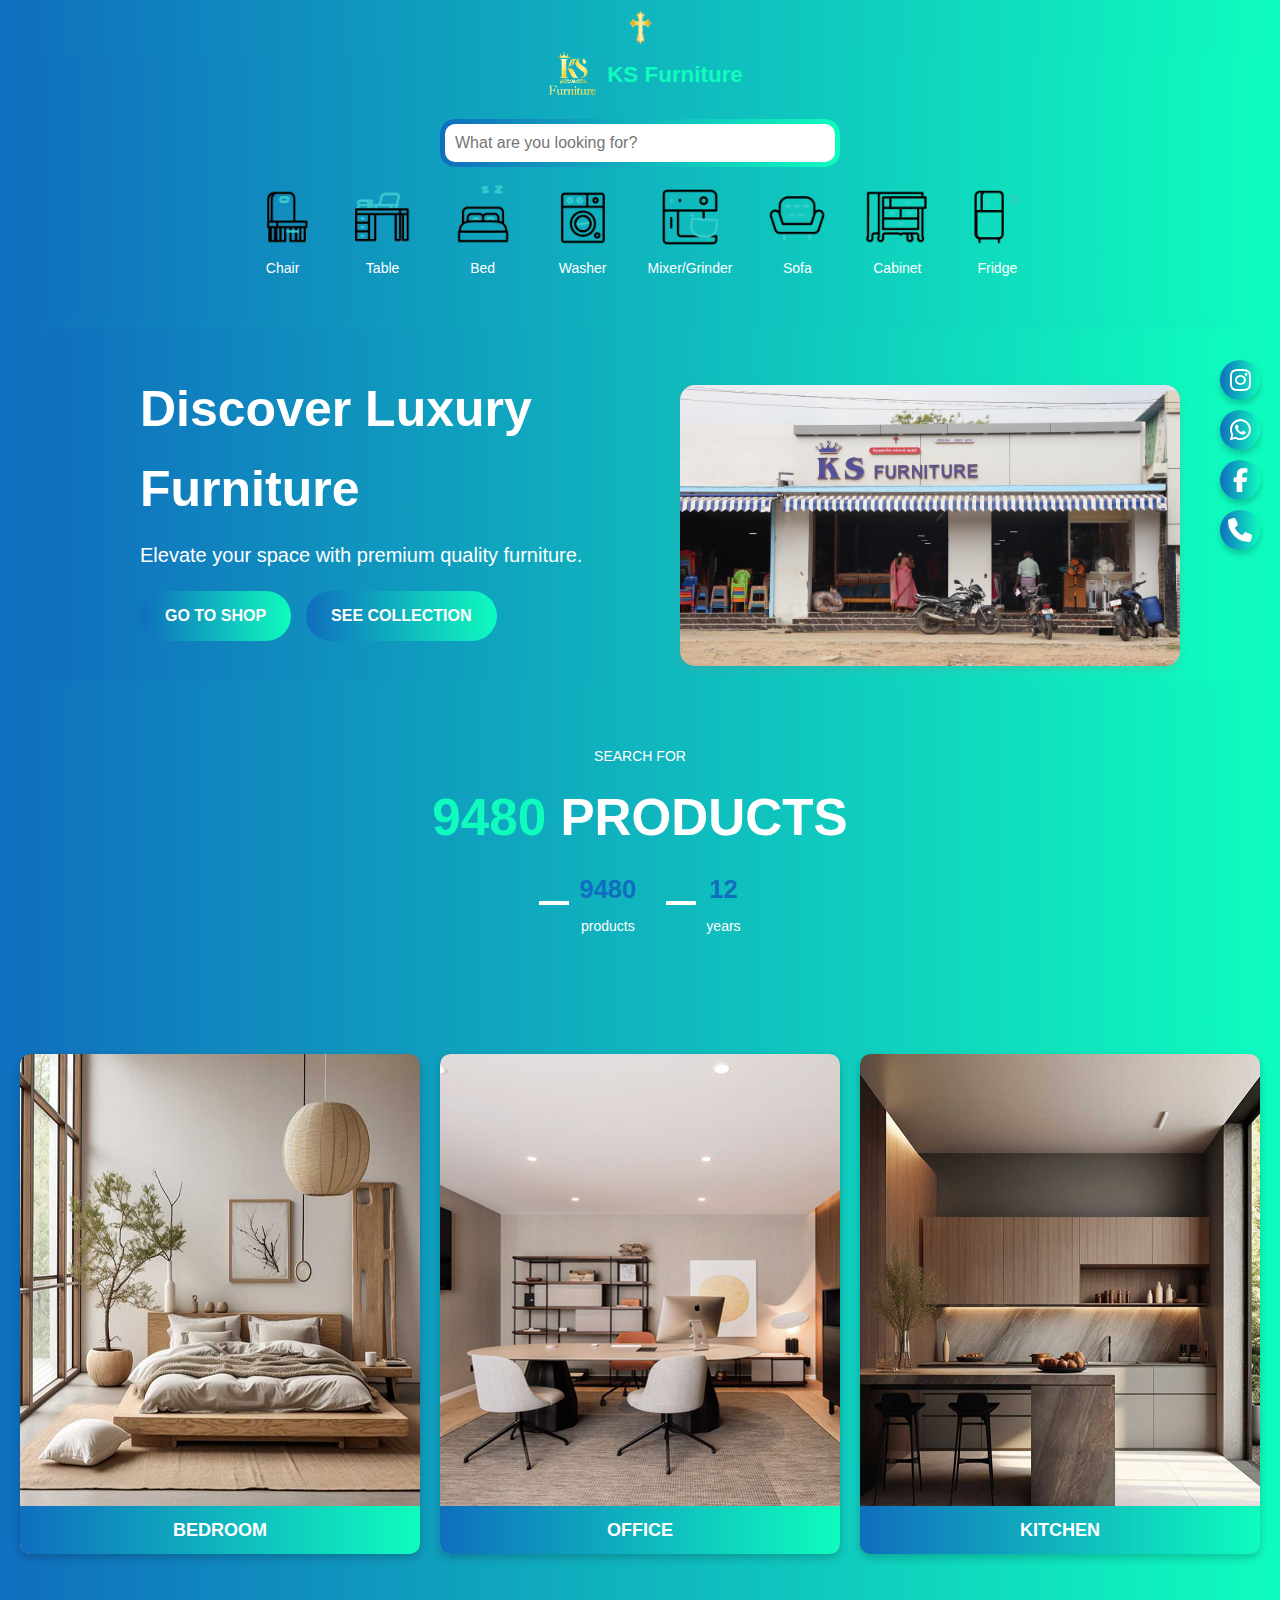
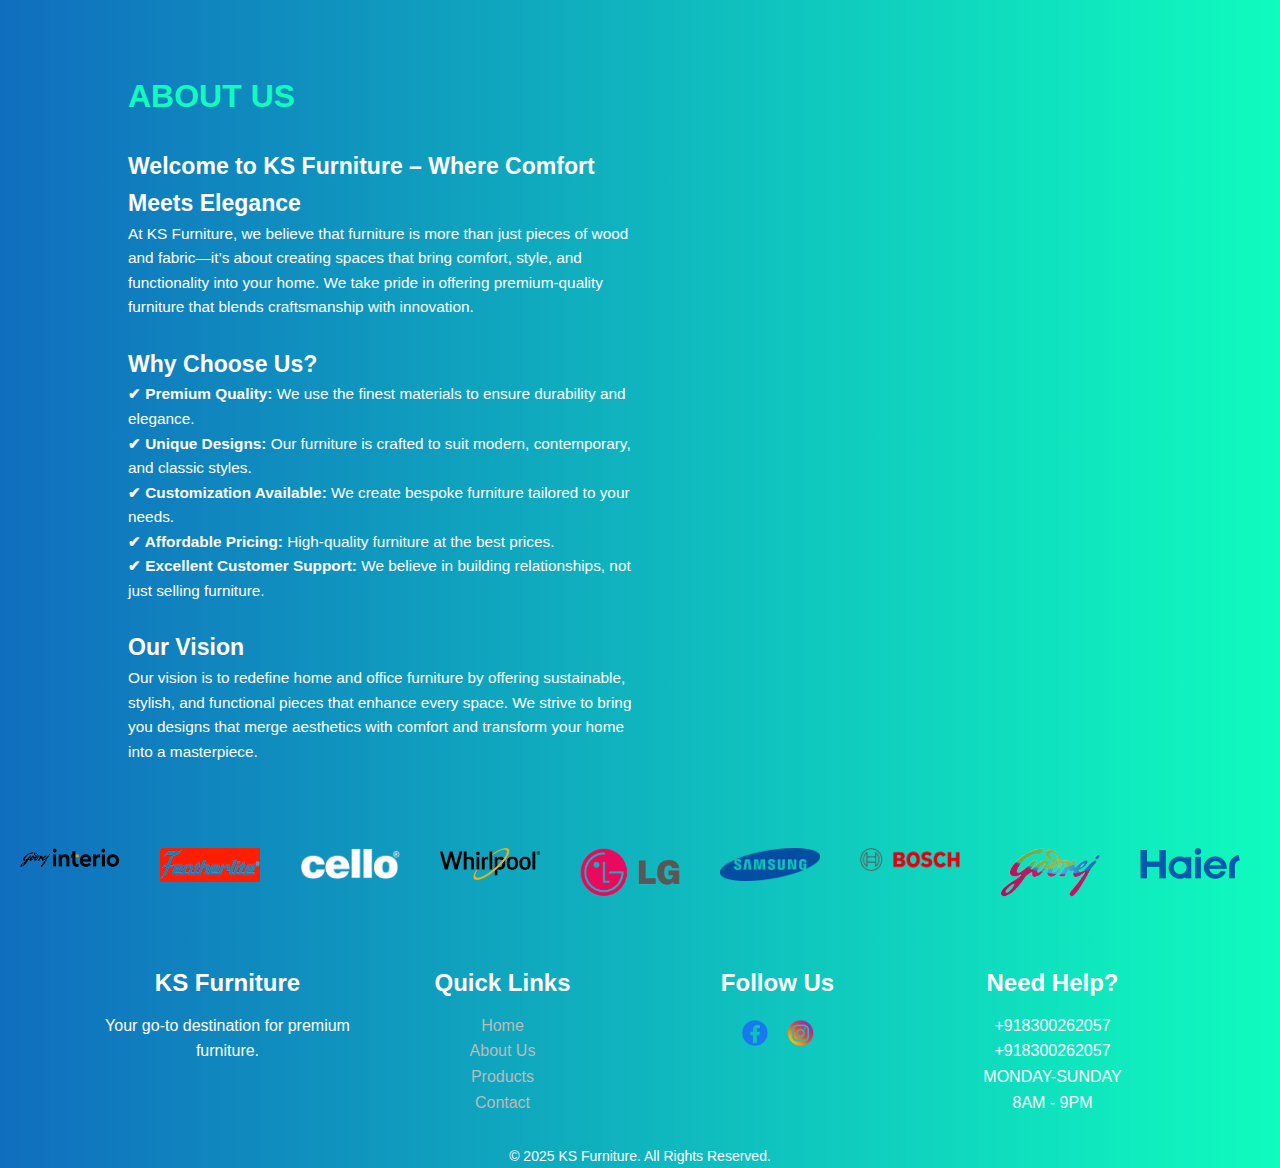
<file: index.html>
<!DOCTYPE html>
<html lang="en">
<head>
    <meta charset="UTF-8">
    <meta name="viewport" content="width=device-width, initial-scale=1.0">
    <link rel="shortcut icon" href="images/logo1.png">
    <title>KS Furniture</title>
    <link rel="stylesheet" href="style.css">
    <link href="https://cdn.jsdelivr.net/npm/bootstrap-icons/font/bootstrap-icons.css" rel="stylesheet">
    <link rel="stylesheet" href="https://cdnjs.cloudflare.com/ajax/libs/font-awesome/6.4.2/css/all.min.css">

</head>
<body>

    <script src="fun.js" defer></script>
    <!-- Header Section -->
    <header class="header">
        <div class="container">
            <!-- Jesus Logo at the Top -->
            <div class="jesus-logo">
                <img src="images/jesus.png" alt="Jesus Logo">
            </div>
    
            <!-- Combined Top Bar & Menu -->
            <div class="top-bar-menu">
                <div class="logo-search">
                    <div class="logo">
                        <img src="images/logo.png" alt="KS Furniture Logo">
                        <span>KS Furniture</span>
                    </div>
                    <div class="search-box">
                        <input type="text" id="searchBox" placeholder="What are you looking for?" onkeyup="liveSearch()" />
                        <ul id="searchResults"></ul>
                       
                    </div>
                    <!-- Floating Social Media Icons -->
                    <div class="floating-social-icons">
                        <a href="https://www.instagram.com/k.s.furniture27/" class="social-icon instagram" target="_blank"><i class="fab fa-instagram"></i></a>
                        <a href="https://wa.me/8300262057" class="social-icon whatsapp" target="_blank"><i class="fab fa-whatsapp"></i></a>
                        <a href="https://www.facebook.com/" class="social-icon facebook" target="_blank"><i class="fab fa-facebook-f"></i></a>
                        <a href="tel:+918300262057" class="social-icon call"target="_blank"><i class="fas fa-phone"></i></a>
                    </div>

                </div> 
               
    
                 <!-- Navigation Menu -->
                 <nav class="menu">
                    <ul class="menu-list">
                        <li>
                            <a href="chair.html" target="_blank">
                                <img src="images/chair.gif"  alt="Chair">
                                <span>Chair</span>
                            </a>
                        </li>
                        <li>
                            <a href="table.html" target="_blank">
                                <img src="images/table.gif" alt="Table">
                                <span>Table</span>
                            </a>
                        </li>
                        <li>
                            <a href="bed.html" target="_blank">
                                <img src="images/bed.gif" alt="Bed">
                                <span>Bed</span>
                            </a>
                        </li>
                        <li>
                            <a href="washing machine.html" target="_blank">
                                <img src="images/washing machine.gif" alt="Washing Machine">
                                <span>Washer</span>
                            </a>
                        </li>
                        <li>
                            <a href="mixer.html" target="_blank">
                                <img src="images/mixer.gif" alt="Mixer">
                                <span>Mixer/Grinder</span>
                            </a>
                        </li>
                        <li>
                            <a href="sofa.html" target="_blank">
                                <img src="images/sofa.gif" alt="Sofa">
                                <span>Sofa</span>
                            </a>
                        </li>
                        <li>
                            <a href="cupboard.html" target="_blank">
                                <img src="images/cupboard.gif" alt="Cabinet">
                                <span>Cabinet</span>
                            </a>
                        </li>
                        <li>
                            <a href="fridge.html" target="_blank">
                                <img src="images/refrigerator.gif" alt="Fridge">
                                <span>Fridge</span>
                            </a>
                        </li>
                    </ul>
                </nav>
                
            </div>
        </div>
    </header>
    

    <!-- Hero Section -->
    <div class="hero-section">
        <div class="hero-content">
            <h1 class="fade-in">Discover Luxury Furniture</h1>
            <p class="fade-in delay-1">Elevate your space with premium quality furniture.</p>
            <div class="buttons fade-in delay-2">
                <a href="https://maps.app.goo.gl/EhSXkX7EKHe6X2uK8" target="_blank" class="btn">GO TO SHOP</a>
                <a href="bed.html" class="btn">SEE COLLECTION</a>
            </div>
        </div>
        <div class="hero-image">
            <div class="image-container">
                <img src="images/bg.jpeg" alt="Luxury Furniture" class="image image-front">
                <img src="images/bg1.jpg" alt="Modern Furniture" class="image image-back">
            </div>
        </div>
    </div>
    
    <section class="calculation-section">
        <div class="calculation-header">
            <p>SEARCH FOR</p>
            <h1>
                <span class="highlight" id="product-count">0</span> PRODUCTS
            </h1>
        </div>
        <div class="calculation-details">
            <div class="detail">
                <span class="line"></span>
                <div class="detail-content">
                    <h2 id="products-detail-count">0</h2>
                    <p>products</p>
                </div>
            </div>
            <div class="detail">
                <span class="line"></span>
                <div class="detail-content">
                    <h2 id="years-count">0</h2>
                    <p>years</p>
                </div>
            </div>
        </div>
    </section>
    
    <div id="photo-container">
        <a href="bed.html" class="photo-box">
            <img src="images/bedroom.jpg" alt="Photo 1">
            <div class="photo-text">BEDROOM</div>
        </a>
        <a href="chair.html" class="photo-box">
            <img src="images/office.jpg" alt="Photo 2">
            <div class="photo-text">OFFICE</div>
        </a>
        <a href="mixer.html" class="photo-box">
            <img src="images/kitchen.jpg" alt="Photo 3">
            <div class="photo-text">KITCHEN</div>
        </a>
    </div>
   
    <section id="about-section">
        <div class="about-container">
            <div class="about-text">
                <h1 class="fade-in">ABOUT US</h1><br>
                <h2 class="fade-in"><b>Welcome to KS Furniture – Where Comfort Meets Elegance</b></h2>
                    <p class="fade-in delay-1">At KS Furniture, we believe that furniture is more than just pieces of wood and fabric—it’s about creating spaces that bring comfort, style, and functionality into your home. We take pride in offering premium-quality furniture that blends craftsmanship with innovation.</p><br>
                    <h2 class="fade-in">Why Choose Us?</h2>
                   <p class="fade-in delay-1"><b>✔ Premium Quality:</b> We use the finest materials to ensure durability and elegance.<br>
                    <b>✔ Unique Designs:</b> Our furniture is crafted to suit modern, contemporary, and classic styles.<br>
                    <b>✔ Customization Available:</b> We create bespoke furniture tailored to your needs.<br>
                    <b>✔ Affordable Pricing:</b> High-quality furniture at the best prices.<br>
                    <b>✔ Excellent Customer Support:</b> We believe in building relationships, not just selling furniture.</p><br>
                    
                   <h2 class="fade-in"> Our Vision</h2>
                   <p class="fade-in delay-1"> Our vision is to redefine home and office furniture by offering sustainable, stylish, and functional pieces that enhance every space. We strive to bring you designs that merge aesthetics with comfort and transform your home into a masterpiece.</p>
            </div>
            
            <div class="about-image">
                <div class="experience-badge">
                    <i class="fas fa-chair"></i>
                    <span class="years">20</span>
                    <p>YEARS IN THE <br> FURNITURE BUSINESS</p>
                </div>
            </div>
        </div>
    </section>
    <div class="brand-slider">
        <div class="brand-track">
            <div class="brand"><img src="images/brand2.png" alt="Brand 2"></div>
            <div class="brand"><img src="images/brand3.png" alt="Brand 3"></div>
            <div class="brand"><img src="images/brand4.png" alt="Brand 4"></div>
            <div class="brand"><img src="images/brand5.png" alt="Brand 5"></div>
            <div class="brand"><img src="images/brand6.png" alt="Brand 6"></div>
            <div class="brand"><img src="images/brand7.png" alt="Brand 7"></div>
            <div class="brand"><img src="images/brand8.png" alt="Brand 8"></div>
            <div class="brand"><img src="images/brand9.png" alt="Brand 9"></div>
            <div class="brand"><img src="images/brand10.png" alt="Brand 10"></div>
            <div class="brand"><img src="images/brand11.png" alt="Brand 11"></div>
            <div class="brand"><img src="images/brand12.png" alt="Brand 12"></div>
            <div class="brand"><img src="images/brand13.png" alt="Brand 13"></div>
            <div class="brand"><img src="images/brand14.png" alt="Brand 14"></div>
            <div class="brand"><img src="images/brand1.png" alt="Brand 1"></div>
            <!-- Duplicating brands for smooth infinite loop -->
            <div class="brand"><img src="images/brand15.png" alt="Brand 15"></div>
            <div class="brand"><img src="images/brand16.png" alt="Brand 16"></div>
            <div class="brand"><img src="images/brand17.png" alt="Brand 17"></div>
            <div class="brand"><img src="images/brand18.png" alt="Brand 18"></div>
            <div class="brand"><img src="images/brand19.png" alt="Brand 19"></div>
            <div class="brand"><img src="images/brand20.png" alt="Brand 20"></div>
            <div class="brand"><img src="images/brand21.png" alt="Brand 21"></div>
            <div class="brand"><img src="images/brand22.png" alt="Brand 22"></div>
            <div class="brand"><img src="images/brand23.png" alt="Brand 23"></div>
            <div class="brand"><img src="images/brand24.png" alt="Brand 24"></div>
            <div class="brand"><img src="images/brand25.png" alt="Brand 25"></div>
            <div class="brand"><img src="images/brand26.png" alt="Brand 26"></div>
            <div class="brand"><img src="images/brand27.png" alt="Brand 27"></div>
            <div class="brand"><img src="images/brand28.png" alt="Brand 28"></div>
        </div>
    </div>
    <footer id="footer">
        <div class="footer-container">
            <div class="footer-section about">
                <h2>KS Furniture</h2>
                <p>Your go-to destination for premium furniture.</p>
            </div>
    
            <div class="footer-section links">
                <h2>Quick Links</h2>
                <ul>
                    <li><a href="index.html">Home</a></li>
                    <li><a href="#about-section">About Us</a></li>
                    <li><a href="#photo-container">Products</a></li>
                    <li><a href="#footer">Contact</a></li>
                </ul>
            </div>
    
            <div class="footer-section social">
                <h2>Follow Us</h2>
                <div class="social-icons">
                    <a href="https://www.facebook.com/"><img src="images/fb.png" alt="Facebook"></a>
                    <a href="https://www.instagram.com/k.s.furniture27/"><img src="images/insta.png" alt="Instagram"></a>
                </div>
            </div>
    
            <div class="footer-section contact">
                <h2>Need Help?</h2>
                <a href="tel:+918300262057">+918300262057</a><br>
                <a href="https://wa.me/8300262057">+918300262057</a>
                <p>MONDAY-SUNDAY <br>8AM - 9PM</p>
                
            </div>
        </div>
        <div class="footer-bottom">
            <p>&copy; 2025 KS Furniture. All Rights Reserved.</p>
        </div>
    </footer>
    
</body>
</html>
</file>
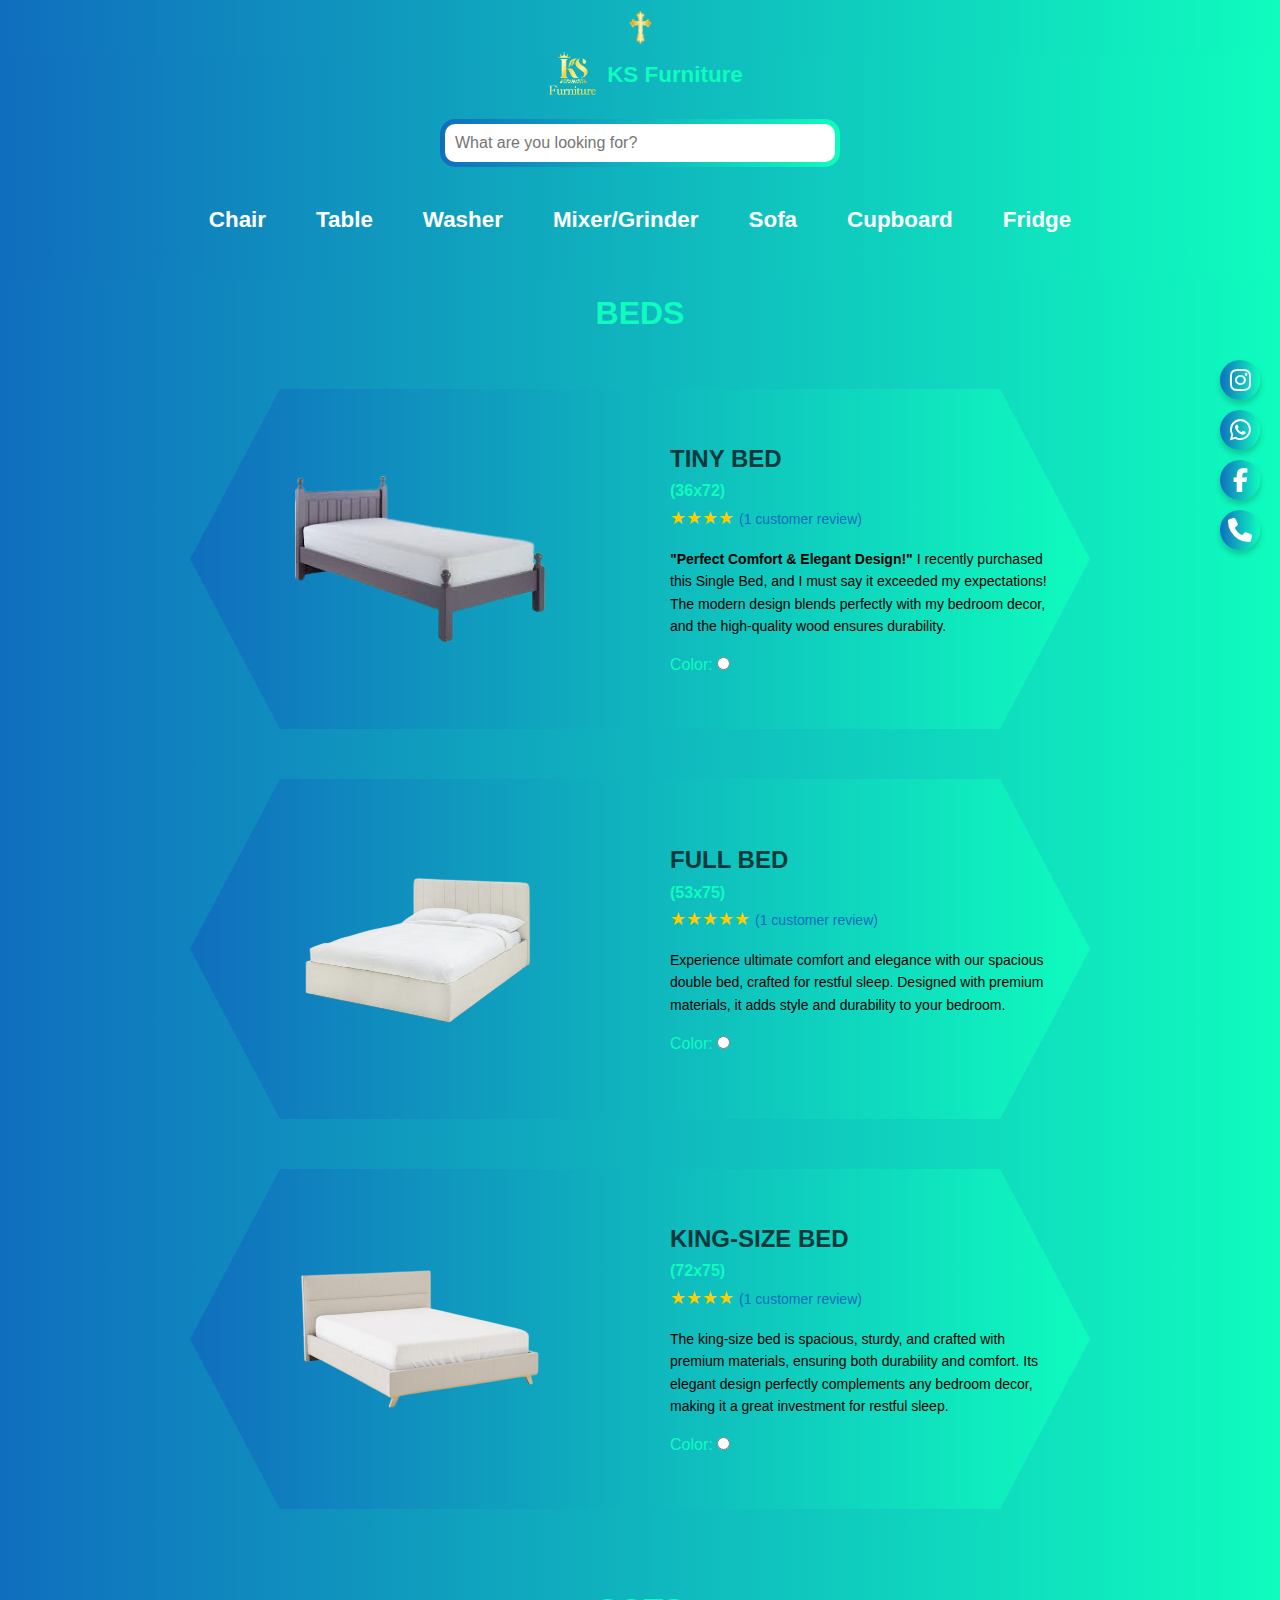
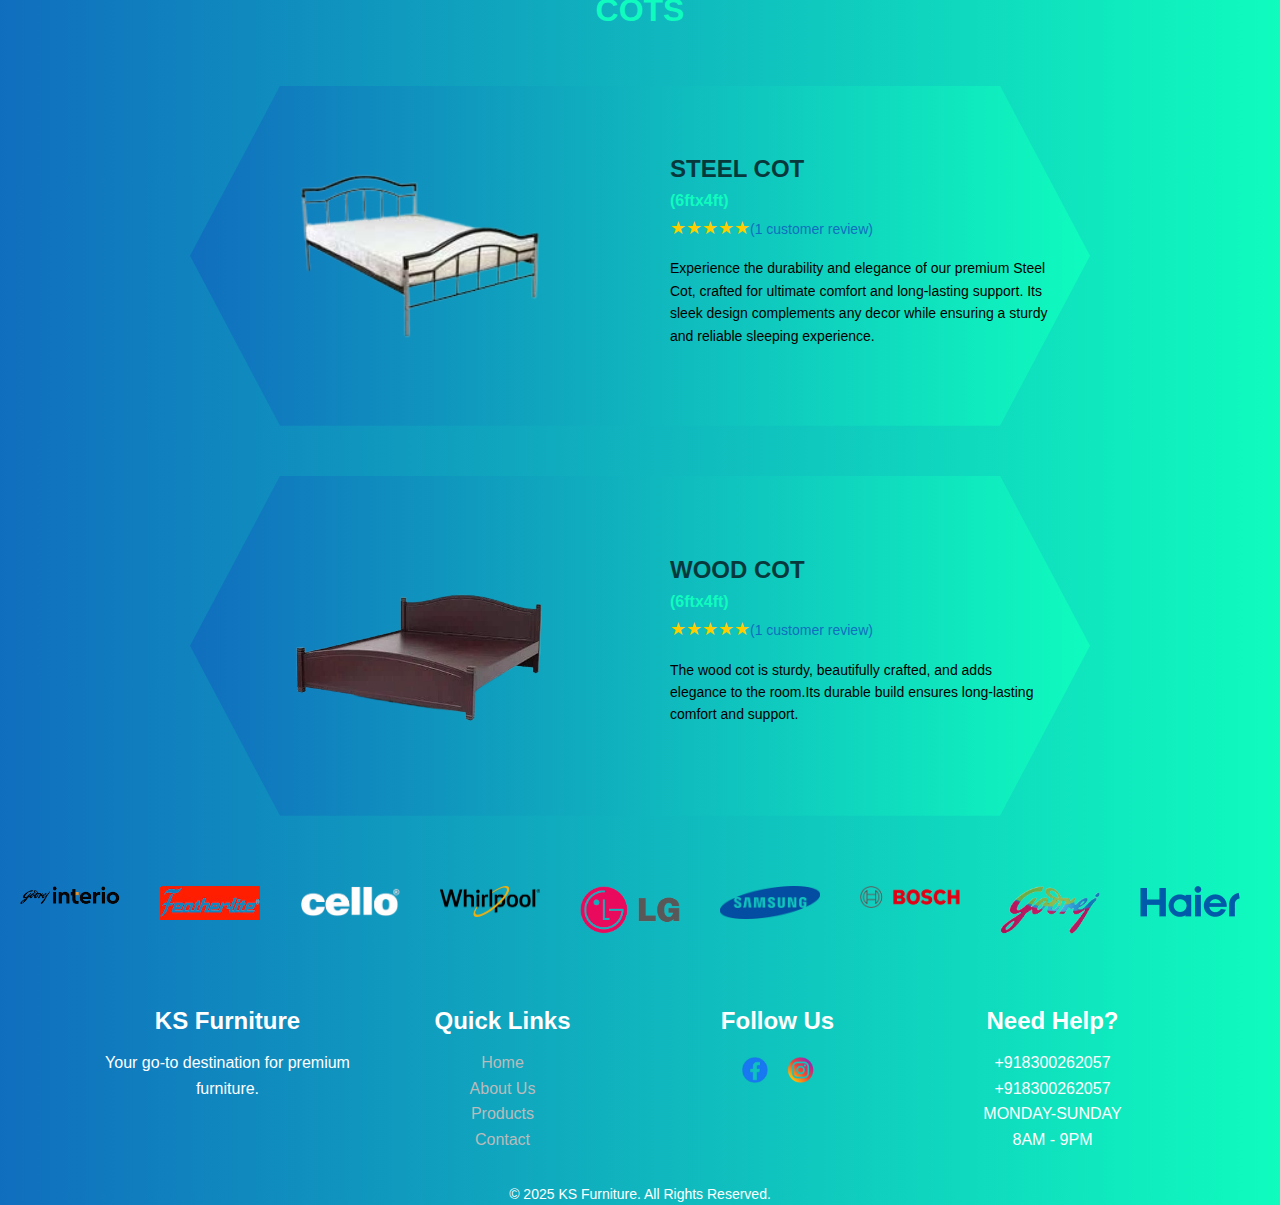
<file: bed.html>
<!DOCTYPE html>
<html lang="en">
<head>
    <meta charset="UTF-8">
    <meta name="viewport" content="width=device-width, initial-scale=1.0">
    <link rel="shortcut icon" href="images/logo1.png">
    <title>BED</title>
    <link rel="stylesheet" href="bed.css">
    <link href="https://cdn.jsdelivr.net/npm/bootstrap-icons/font/bootstrap-icons.css" rel="stylesheet">
    <link rel="stylesheet" href="https://cdnjs.cloudflare.com/ajax/libs/font-awesome/6.4.2/css/all.min.css">

</head>
<body>

    <script src="fun.js" defer></script>
    <!-- Header Section -->
    <header class="header">
        <div class="container">
            <!-- Jesus Logo at the Top -->
            <div class="jesus-logo">
                <img src="images/jesus.png" alt="Jesus Logo">
            </div>
    
            <!-- Combined Top Bar & Menu -->
            <div class="top-bar-menu">
                <div class="logo-search">
                    <div class="logo">
                        <img src="images/logo.png" alt="KS Furniture Logo">
                        <span>KS Furniture</span>
                    </div>
                    <div class="search-box">
                        <input type="text" id="searchBox" placeholder="What are you looking for?" onkeyup="liveSearch()" />
                        <ul id="searchResults"></ul>
                       
                    </div>
                    <!-- Floating Social Media Icons -->
                    <div class="floating-social-icons">
                        <a href="https://www.instagram.com/k.s.furniture27/" class="social-icon instagram" target="_blank"><i class="fab fa-instagram"></i></a>
                        <a href="https://wa.me/8300262057" class="social-icon whatsapp" target="_blank"><i class="fab fa-whatsapp"></i></a>
                        <a href="#" class="social-icon facebook" target="_blank"><i class="fab fa-facebook-f"></i></a>
                        <a href="tel:+918300262057" class="social-icon call"target="_blank"><i class="fas fa-phone"></i></a>
                    </div>

                </div>
    
                <nav class="nav-menu">
                    <ul>
                        <li><a href="chair.html" target="_blank">Chair</a></li>
                        <li><a href="table.html" target="_blank">Table</a></li>
                        <li><a href="washing machine.html" target="_blank">Washer</a></li>
                        <li><a href="mixer.html" target="_blank">Mixer/Grinder</a></li>
                        <li><a href="sofa.html" target="_blank">Sofa</a></li>
                        <li><a href="cupboard.html" target="_blank">Cupboard</a></li>
                        <li><a href="refrigerator.html" target="_blank">Fridge</a></li>
                    </ul>
                </nav>
            </div>
        </div>
    </header>
    <center><h1>BEDS</h1></center>
<section>
    <div class="product-container">
        <!-- Left Side - Image -->
        <div class="product-image">
            <img src="images/singlebed.png" alt="Single bed">
        </div>
    
        <!-- Right Side - Product Details -->
        <div class="product-details">
            <h2>TINY BED</h2><p><b>(36x72)</p></b>
            <p class="rating">★★★★ <span class="review">(1 customer review)</span></p>
            <p class="description">
                <b>"Perfect Comfort & Elegant Design!"</b>
                I recently purchased this Single Bed, and I must say it exceeded my expectations! The modern design blends perfectly with my bedroom decor, and the high-quality wood ensures durability.
            </p>
            
            <div class="color-options">
                <label>Color:</label>
                <input type="radio" name="color" style="background-color: white;">
            </div>
        </div>
    </div>
</section>
<section><div class="product-container">
    <!-- Left Side - Image -->
    <div class="product-image">
        <img src="images/doublebed.png" alt="Single bed">
    </div>

    <!-- Right Side - Product Details -->
    <div class="product-details">
        <h2>FULL BED</h2><p><b>(53x75)</p></b>
        <p class="rating">★★★★★ <span class="review">(1 customer review)</span></p>
        <p class="description">
            Experience ultimate comfort and elegance with our spacious double bed, crafted for restful sleep. Designed with premium materials, it adds style and durability to your bedroom.
        </p>
        
        <div class="color-options">
            <label>Color:</label>
            <input type="radio" name="color" style="background-color: white;">
        </div>
    </div>
</div>
</section>
<section><div class="product-container">
    <!-- Left Side - Image -->
    <div class="product-image">
        <img src="images/kingbed.png" alt="Single bed">
    </div>

    <!-- Right Side - Product Details -->
    <div class="product-details">
        <h2>KING-SIZE BED</h2><p><b>(72x75)</p></b>
        <p class="rating">★★★★ <span class="review">(1 customer review)</span></p>
        <p class="description">
            The king-size bed is spacious, sturdy, and crafted with premium materials, ensuring both durability and comfort. Its elegant design perfectly complements any bedroom decor, making it a great investment for restful sleep.
        </p>
        
        <div class="color-options">
            <label>Color:</label>
            <input type="radio" name="color" style="background-color: white;">
        </div>
    </div>
</div>
</section>
    <br>
    <center><h1>COTS</h1></center>
    <section><div class="product-container">
        <!-- Left Side - Image -->
        <div class="product-image">
            <img src="images/steelcot.png" alt="Single bed">
        </div>
    
        <!-- Right Side - Product Details -->
        <div class="product-details">
            <h2>STEEL COT</h2><p><b>(6ftx4ft)</p></b>
            <p class="rating">★★★★★<span class="review">(1 customer review)</span></p>
            <p class="description">
                Experience the durability and elegance of our premium Steel Cot, crafted for ultimate comfort and long-lasting support. Its sleek design complements any decor while ensuring a sturdy and reliable sleeping experience.
            </p>            
        </div>
    </div>
    </section>
    <section><div class="product-container">
        <!-- Left Side - Image -->
        <div class="product-image">
            <img src="images/woodcot.png" alt="Single bed">
        </div>
    
        <!-- Right Side - Product Details -->
        <div class="product-details">
            <h2>WOOD COT</h2><p><b>(6ftx4ft)</p></b>
            <p class="rating">★★★★★<span class="review">(1 customer review)</span></p>
            <p class="description">
                The wood cot is sturdy, beautifully crafted, and adds elegance to the room.Its durable build ensures long-lasting comfort and support.
            </p>            
        </div>
    </div>
    </section>
    <div class="brand-slider">
        <div class="brand-track">
            <div class="brand"><img src="images/brand2.png" alt="Brand 2"></div>
            <div class="brand"><img src="images/brand3.png" alt="Brand 3"></div>
            <div class="brand"><img src="images/brand4.png" alt="Brand 4"></div>
            <div class="brand"><img src="images/brand5.png" alt="Brand 5"></div>
            <div class="brand"><img src="images/brand6.png" alt="Brand 6"></div>
            <div class="brand"><img src="images/brand7.png" alt="Brand 7"></div>
            <div class="brand"><img src="images/brand8.png" alt="Brand 8"></div>
            <div class="brand"><img src="images/brand9.png" alt="Brand 9"></div>
            <div class="brand"><img src="images/brand10.png" alt="Brand 10"></div>
            <div class="brand"><img src="images/brand11.png" alt="Brand 11"></div>
            <div class="brand"><img src="images/brand12.png" alt="Brand 12"></div>
            <div class="brand"><img src="images/brand13.png" alt="Brand 13"></div>
            <div class="brand"><img src="images/brand14.png" alt="Brand 14"></div>
            <div class="brand"><img src="images/brand1.png" alt="Brand 1"></div>
            <!-- Duplicating brands for smooth infinite loop -->
            <div class="brand"><img src="images/brand15.png" alt="Brand 15"></div>
            <div class="brand"><img src="images/brand16.png" alt="Brand 16"></div>
            <div class="brand"><img src="images/brand17.png" alt="Brand 17"></div>
            <div class="brand"><img src="images/brand18.png" alt="Brand 18"></div>
            <div class="brand"><img src="images/brand19.png" alt="Brand 19"></div>
            <div class="brand"><img src="images/brand20.png" alt="Brand 20"></div>
            <div class="brand"><img src="images/brand21.png" alt="Brand 21"></div>
            <div class="brand"><img src="images/brand22.png" alt="Brand 22"></div>
            <div class="brand"><img src="images/brand23.png" alt="Brand 23"></div>
            <div class="brand"><img src="images/brand24.png" alt="Brand 24"></div>
            <div class="brand"><img src="images/brand25.png" alt="Brand 25"></div>
            <div class="brand"><img src="images/brand26.png" alt="Brand 26"></div>
            <div class="brand"><img src="images/brand27.png" alt="Brand 27"></div>
            <div class="brand"><img src="images/brand28.png" alt="Brand 28"></div>
        </div>
    </div>
    <footer id="footer">
        <div class="footer-container">
            <div class="footer-section about">
                <h2>KS Furniture</h2>
                <p>Your go-to destination for premium furniture.</p>
            </div>
    
            <div class="footer-section links">
                <h2>Quick Links</h2>
                <ul>
                    <li><a href="index.html">Home</a></li>
                    <li><a href="#about-section">About Us</a></li>
                    <li><a href="#photo-container">Products</a></li>
                    <li><a href="#footer">Contact</a></li>
                </ul>
            </div>
    
            <div class="footer-section social">
                <h2>Follow Us</h2>
                <div class="social-icons">
                    <a href="https://www.facebook.com/"><img src="images/fb.png" alt="Facebook"></a>
                    <a href="https://www.instagram.com/k.s.furniture27/"><img src="images/insta.png" alt="Instagram"></a>
                </div>
            </div>
    
            <div class="footer-section contact">
                <h2>Need Help?</h2>
                <a href="tel:+918300262057">+918300262057</a><br>
                <a href="https://wa.me/8300262057">+918300262057</a>
                <p>MONDAY-SUNDAY <br>8AM - 9PM</p>
                
            </div>
        </div>
        <div class="footer-bottom">
            <p>&copy; 2025 KS Furniture. All Rights Reserved.</p>
        </div>
    </footer>
</body>
</html>
</file>
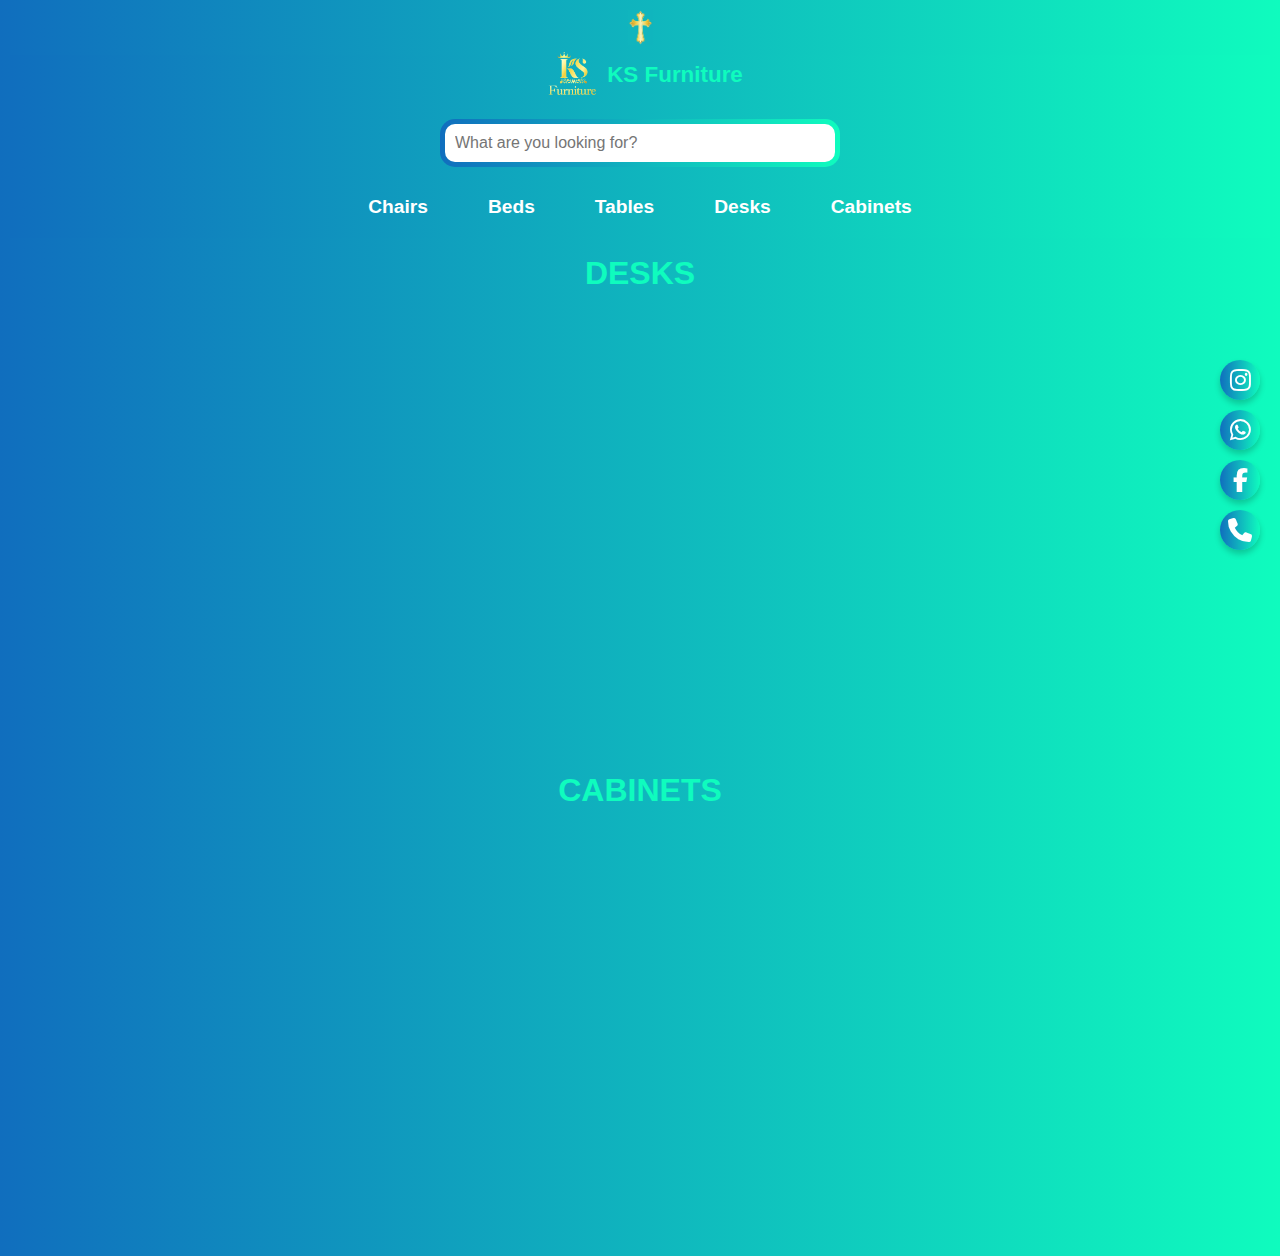
<file: cabinet.html>
<!DOCTYPE html>
<html lang="en">
<head>
    <meta charset="UTF-8">
    <meta name="viewport" content="width=device-width, initial-scale=1.0">
    <link rel="shortcut icon" href="images/logo1.png">
    <title>DESK & CABINET</title>
    <link rel="stylesheet" href="cabinet.css">
    <link href="https://cdn.jsdelivr.net/npm/bootstrap-icons/font/bootstrap-icons.css" rel="stylesheet">
    <link rel="stylesheet" href="https://cdnjs.cloudflare.com/ajax/libs/font-awesome/6.4.2/css/all.min.css">

</head>
<body>

    <script src="fun.js" defer></script>
    <!-- Header Section -->
    <header class="header">
        <div class="container">
            <!-- Jesus Logo at the Top -->
            <div class="jesus-logo">
                <img src="images/jesus.png" alt="Jesus Logo">
            </div>
    
            <!-- Combined Top Bar & Menu -->
            <div class="top-bar-menu">
                <div class="logo-search">
                    <div class="logo">
                        <img src="images/logo.png" alt="KS Furniture Logo">
                        <span>KS Furniture</span>
                    </div>
                    <div class="search-box">
                        <input type="text" id="searchBox" placeholder="What are you looking for?" onkeyup="liveSearch()" />
                        <ul id="searchResults"></ul>
                       
                    </div>
                    <!-- Floating Social Media Icons -->
                    <div class="floating-social-icons">
                        <a href="https://www.instagram.com/k.s.furniture27/" class="social-icon instagram" target="_blank"><i class="fab fa-instagram"></i></a>
                        <a href="https://wa.me/8300262057" class="social-icon whatsapp" target="_blank"><i class="fab fa-whatsapp"></i></a>
                        <a href="#" class="social-icon facebook" target="_blank"><i class="fab fa-facebook-f"></i></a>
                        <a href="tel:+918300262057" class="social-icon call"target="_blank"><i class="fas fa-phone"></i></a>
                    </div>

                </div> <!-- Menu Icon (Hamburger) -->
                <div class="nav-menu-icon" onclick="toggleMenu()">
                    ☰
                </div>
    
                <nav class="nav-menu">
                <ul>
                    <li><a href="chair.html">Chairs</a></li>
                    <li><a href="bed.html" target="_blank">Beds</a></li>
                    <li><a href="table.html">Tables</a></li>
                    <li><a href="desk.html">Desks</a></li>
                    <li><a href="cabinet.html">Cabinets</a></li>
                </ul>
                </nav>
            </div>
        </div>
    </header>
    <center><h1>DESKS</h1></center>
<section>
    <div class="product-container">
        <!-- Left Side - Image -->
        <div class="product-image">
            <img src="images/deskwood.png" alt="Single bed">
        </div>
    
        <!-- Right Side - Product Details -->
        <div class="product-details">
            <h2>WOOD DESK</h2>
            <p class="rating">★★★★ <span class="review">(1 customer review)</span></p>
            <p class="description">
                <b>"Perfect Comfort & Elegant Design!"</b>
                I recently purchased this Single Bed, and I must say it exceeded my expectations! The modern design blends perfectly with my bedroom decor, and the high-quality wood ensures durability.
            </p>
            
           
        </div>
    </div>
</section>
<br>
<center><h1>CABINETS</h1></center>
<section><div class="product-container">
    <!-- Left Side - Image -->
    <div class="product-image">
        <img src="images/cabin.png" alt="Single bed">
    </div>

    <!-- Right Side - Product Details -->
    <div class="product-details">
        <h2>WOOD CABINET</h2>
        <p class="rating">★★★★★ <span class="review">(1 customer review)</span></p>
        <p class="description">
            Experience ultimate comfort and elegance with our spacious double bed, crafted for restful sleep. Designed with premium materials, it adds style and durability to your bedroom.
        </p>
        
        
    </div>
</div>
</section>

</body>
</html>
</file>
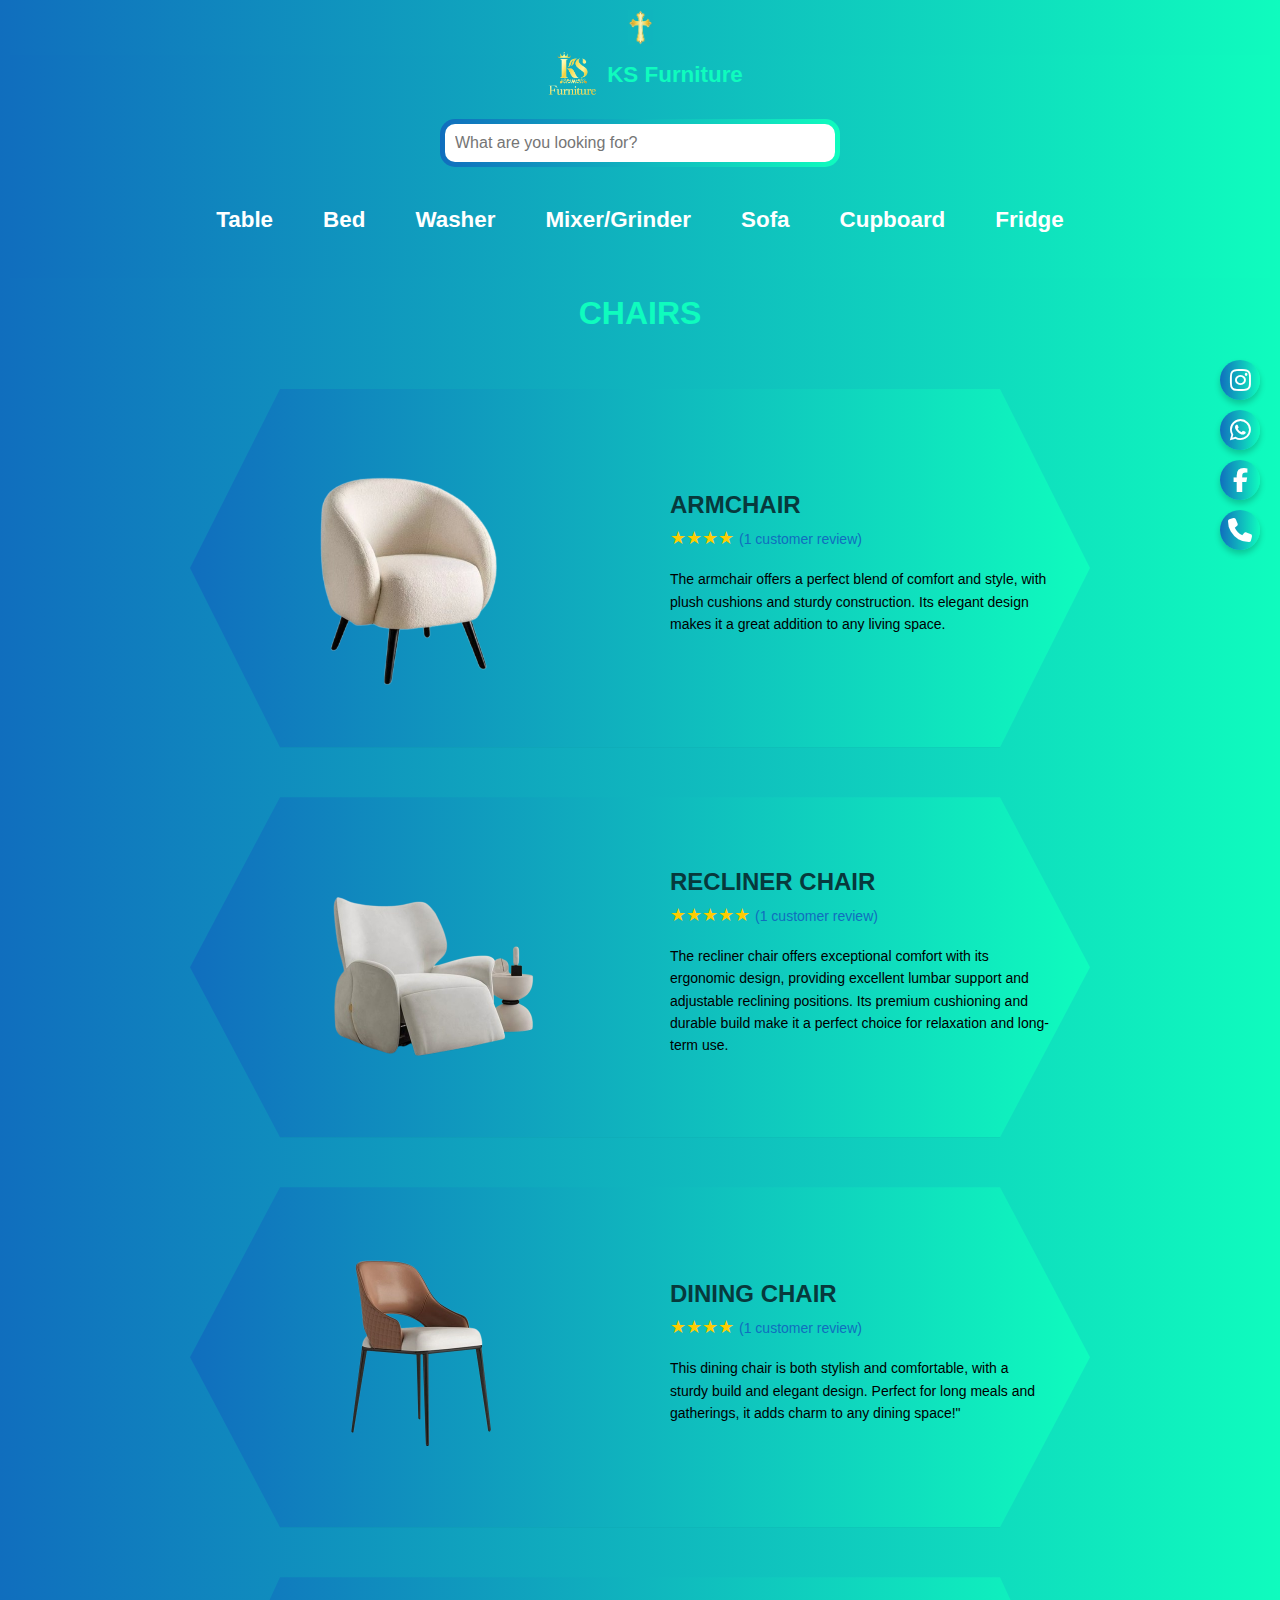
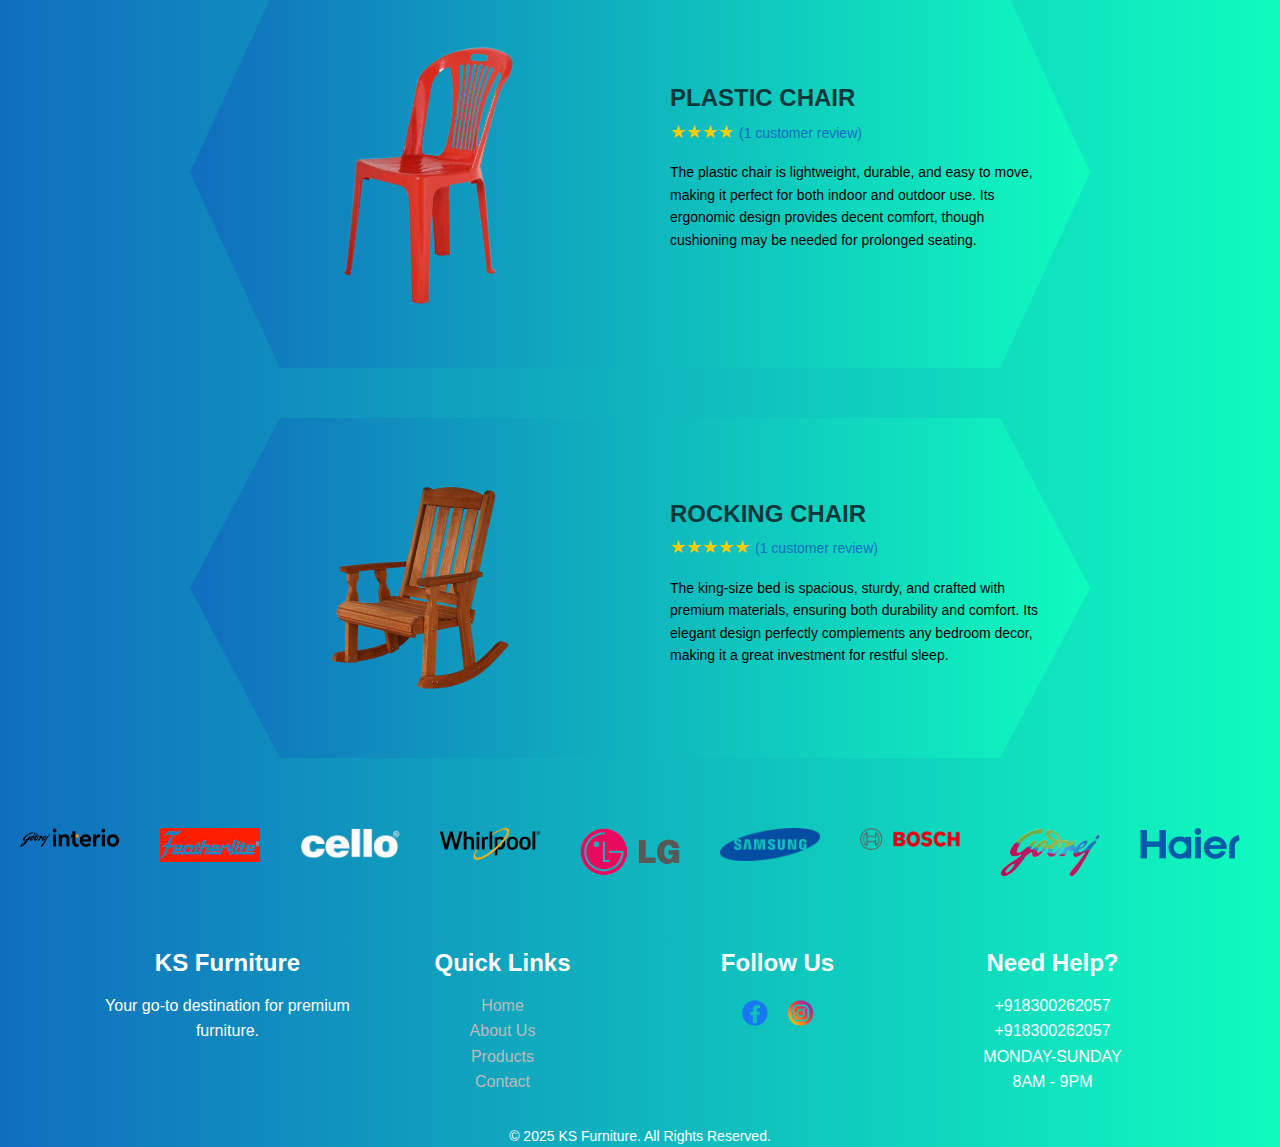
<file: chair.html>
<!DOCTYPE html>
<html lang="en">
<head>
    <meta charset="UTF-8">
    <meta name="viewport" content="width=device-width, initial-scale=1.0">
    <link rel="shortcut icon" href="images/logo1.png">
    <title>CHAIR</title>
    <link rel="stylesheet" href="chair.css">
    <link href="https://cdn.jsdelivr.net/npm/bootstrap-icons/font/bootstrap-icons.css" rel="stylesheet">
    <link rel="stylesheet" href="https://cdnjs.cloudflare.com/ajax/libs/font-awesome/6.4.2/css/all.min.css">

</head>
<body>

    <script src="fun.js" defer></script>
    <!-- Header Section -->
    <header class="header">
        <div class="container">
            <!-- Jesus Logo at the Top -->
            <div class="jesus-logo">
                <img src="images/jesus.png" alt="Jesus Logo">
            </div>
    
            <!-- Combined Top Bar & Menu -->
            <div class="top-bar-menu">
                <div class="logo-search">
                    <div class="logo">
                        <img src="images/logo.png" alt="KS Furniture Logo">
                        <span>KS Furniture</span>
                    </div>
                    <div class="search-box">
                        <input type="text" id="searchBox" placeholder="What are you looking for?" onkeyup="liveSearch()" />
                        <ul id="searchResults"></ul>
                       
                    </div>
                    <!-- Floating Social Media Icons -->
                    <div class="floating-social-icons">
                        <a href="https://www.instagram.com/k.s.furniture27/" class="social-icon instagram" target="_blank"><i class="fab fa-instagram"></i></a>
                        <a href="https://wa.me/8300262057" class="social-icon whatsapp" target="_blank"><i class="fab fa-whatsapp"></i></a>
                        <a href="#" class="social-icon facebook" target="_blank"><i class="fab fa-facebook-f"></i></a>
                        <a href="tel:+918300262057" class="social-icon call"target="_blank"><i class="fas fa-phone"></i></a>
                    </div>

                </div>
    
                <nav class="nav-menu">
                <ul>
                    <li><a href="table.html" target="_blank">Table</a></li>
                    <li><a href="bed.html" target="_blank">Bed</a></li>
                    <li><a href="washing machine.html" target="_blank">Washer</a></li>
                    <li><a href="mixer.html" target="_blank">Mixer/Grinder</a></li>
                    <li><a href="sofa.html" target="_blank">Sofa</a></li>
                    <li><a href="cupboard.html" target="_blank">Cupboard</a></li>
                    <li><a href="refrigerator.html" target="_blank">Fridge</a></li>
                </ul>
                </nav>
            </div>
        </div>
    </header>
    <center><h1>CHAIRS</h1></center>
<section>
    <div class="product-container">
        <!-- Left Side - Image -->
        <div class="product-image">
            <img src="images/armchair.png" alt="Arm Chair">
        </div>
    
        <!-- Right Side - Product Details -->
        <div class="product-details">
            <h2>ARMCHAIR</h2>
            <p class="rating">★★★★ <span class="review">(1 customer review)</span></p>
            <p class="description">
                
                The armchair offers a perfect blend of comfort and style, with plush cushions and sturdy construction. Its elegant design makes it a great addition to any living space.
            </p>
        </div>
    </div>
</section>
<section><div class="product-container">
    <!-- Left Side - Image -->
    <div class="product-image">
        <img src="images/reclinerchair.png" alt="Recliner chair">
    </div>

    <!-- Right Side - Product Details -->
    <div class="product-details">
        <h2>RECLINER CHAIR</h2>
        <p class="rating">★★★★★ <span class="review">(1 customer review)</span></p>
        <p class="description">
            The recliner chair offers exceptional comfort with its ergonomic design, providing excellent lumbar support and adjustable reclining positions. Its premium cushioning and durable build make it a perfect choice for relaxation and long-term use.
        </p>
    </div>
</div>
</section>
<section><div class="product-container">
    <!-- Left Side - Image -->
    <div class="product-image">
        <img src="images/dinningchair.png" alt="Dining Chair">
    </div>

    <!-- Right Side - Product Details -->
    <div class="product-details">
        <h2>DINING CHAIR</h2>
        <p class="rating">★★★★ <span class="review">(1 customer review)</span></p>
        <p class="description">
            This dining chair is both stylish and comfortable, with a sturdy build and elegant design. Perfect for long meals and gatherings, it adds charm to any dining space!"
        </p>
    </div>
</div>
</section>
<section><div class="product-container">
    <!-- Left Side - Image -->
    <div class="product-image">
        <img src="images/plastic chair.png" alt="Plastic Chair">
    </div>

    <!-- Right Side - Product Details -->
    <div class="product-details">
        <h2>PLASTIC CHAIR</h2>
        <p class="rating">★★★★ <span class="review">(1 customer review)</span></p>
        <p class="description">
            The plastic chair is lightweight, durable, and easy to move, making it perfect for both indoor and outdoor use. Its ergonomic design provides decent comfort, though cushioning may be needed for prolonged seating.
        </p>
    </div>
</div>
</section>
<section><div class="product-container">
    <!-- Left Side - Image -->
    <div class="product-image">
        <img src="images/rocking chair.png" alt="Rocking Chair">
    </div>

    <!-- Right Side - Product Details -->
    <div class="product-details">
        <h2>ROCKING CHAIR</h2>
        <p class="rating">★★★★★ <span class="review">(1 customer review)</span></p>
        <p class="description">
            The king-size bed is spacious, sturdy, and crafted with premium materials, ensuring both durability and comfort. Its elegant design perfectly complements any bedroom decor, making it a great investment for restful sleep.
        </p>
    </div>
</div>
</section>
<div class="brand-slider">
    <div class="brand-track">
        <div class="brand"><img src="images/brand2.png" alt="Brand 2"></div>
        <div class="brand"><img src="images/brand3.png" alt="Brand 3"></div>
        <div class="brand"><img src="images/brand4.png" alt="Brand 4"></div>
        <div class="brand"><img src="images/brand5.png" alt="Brand 5"></div>
        <div class="brand"><img src="images/brand6.png" alt="Brand 6"></div>
        <div class="brand"><img src="images/brand7.png" alt="Brand 7"></div>
        <div class="brand"><img src="images/brand8.png" alt="Brand 8"></div>
        <div class="brand"><img src="images/brand9.png" alt="Brand 9"></div>
        <div class="brand"><img src="images/brand10.png" alt="Brand 10"></div>
        <div class="brand"><img src="images/brand11.png" alt="Brand 11"></div>
        <div class="brand"><img src="images/brand12.png" alt="Brand 12"></div>
        <div class="brand"><img src="images/brand13.png" alt="Brand 13"></div>
        <div class="brand"><img src="images/brand14.png" alt="Brand 14"></div>
        <div class="brand"><img src="images/brand1.png" alt="Brand 1"></div>
        <!-- Duplicating brands for smooth infinite loop -->
        <div class="brand"><img src="images/brand15.png" alt="Brand 15"></div>
        <div class="brand"><img src="images/brand16.png" alt="Brand 16"></div>
        <div class="brand"><img src="images/brand17.png" alt="Brand 17"></div>
        <div class="brand"><img src="images/brand18.png" alt="Brand 18"></div>
        <div class="brand"><img src="images/brand19.png" alt="Brand 19"></div>
        <div class="brand"><img src="images/brand20.png" alt="Brand 20"></div>
        <div class="brand"><img src="images/brand21.png" alt="Brand 21"></div>
        <div class="brand"><img src="images/brand22.png" alt="Brand 22"></div>
        <div class="brand"><img src="images/brand23.png" alt="Brand 23"></div>
        <div class="brand"><img src="images/brand24.png" alt="Brand 24"></div>
        <div class="brand"><img src="images/brand25.png" alt="Brand 25"></div>
        <div class="brand"><img src="images/brand26.png" alt="Brand 26"></div>
        <div class="brand"><img src="images/brand27.png" alt="Brand 27"></div>
        <div class="brand"><img src="images/brand28.png" alt="Brand 28"></div>
    </div>
</div>
<footer id="footer">
    <div class="footer-container">
        <div class="footer-section about">
            <h2>KS Furniture</h2>
            <p>Your go-to destination for premium furniture.</p>
        </div>

        <div class="footer-section links">
            <h2>Quick Links</h2>
            <ul>
                <li><a href="index.html">Home</a></li>
                <li><a href="#about-section">About Us</a></li>
                <li><a href="#photo-container">Products</a></li>
                <li><a href="#footer">Contact</a></li>
            </ul>
        </div>

        <div class="footer-section social">
            <h2>Follow Us</h2>
            <div class="social-icons">
                <a href="https://www.facebook.com/"><img src="images/fb.png" alt="Facebook"></a>
                <a href="https://www.instagram.com/k.s.furniture27/"><img src="images/insta.png" alt="Instagram"></a>
            </div>
        </div>

        <div class="footer-section contact">
            <h2>Need Help?</h2>
            <a href="tel:+918300262057">+918300262057</a><br>
            <a href="https://wa.me/8300262057">+918300262057</a>
            <p>MONDAY-SUNDAY <br>8AM - 9PM</p>
            
        </div>
    </div>
    <div class="footer-bottom">
        <p>&copy; 2025 KS Furniture. All Rights Reserved.</p>
    </div>
</footer>
</body>
</html>
</file>
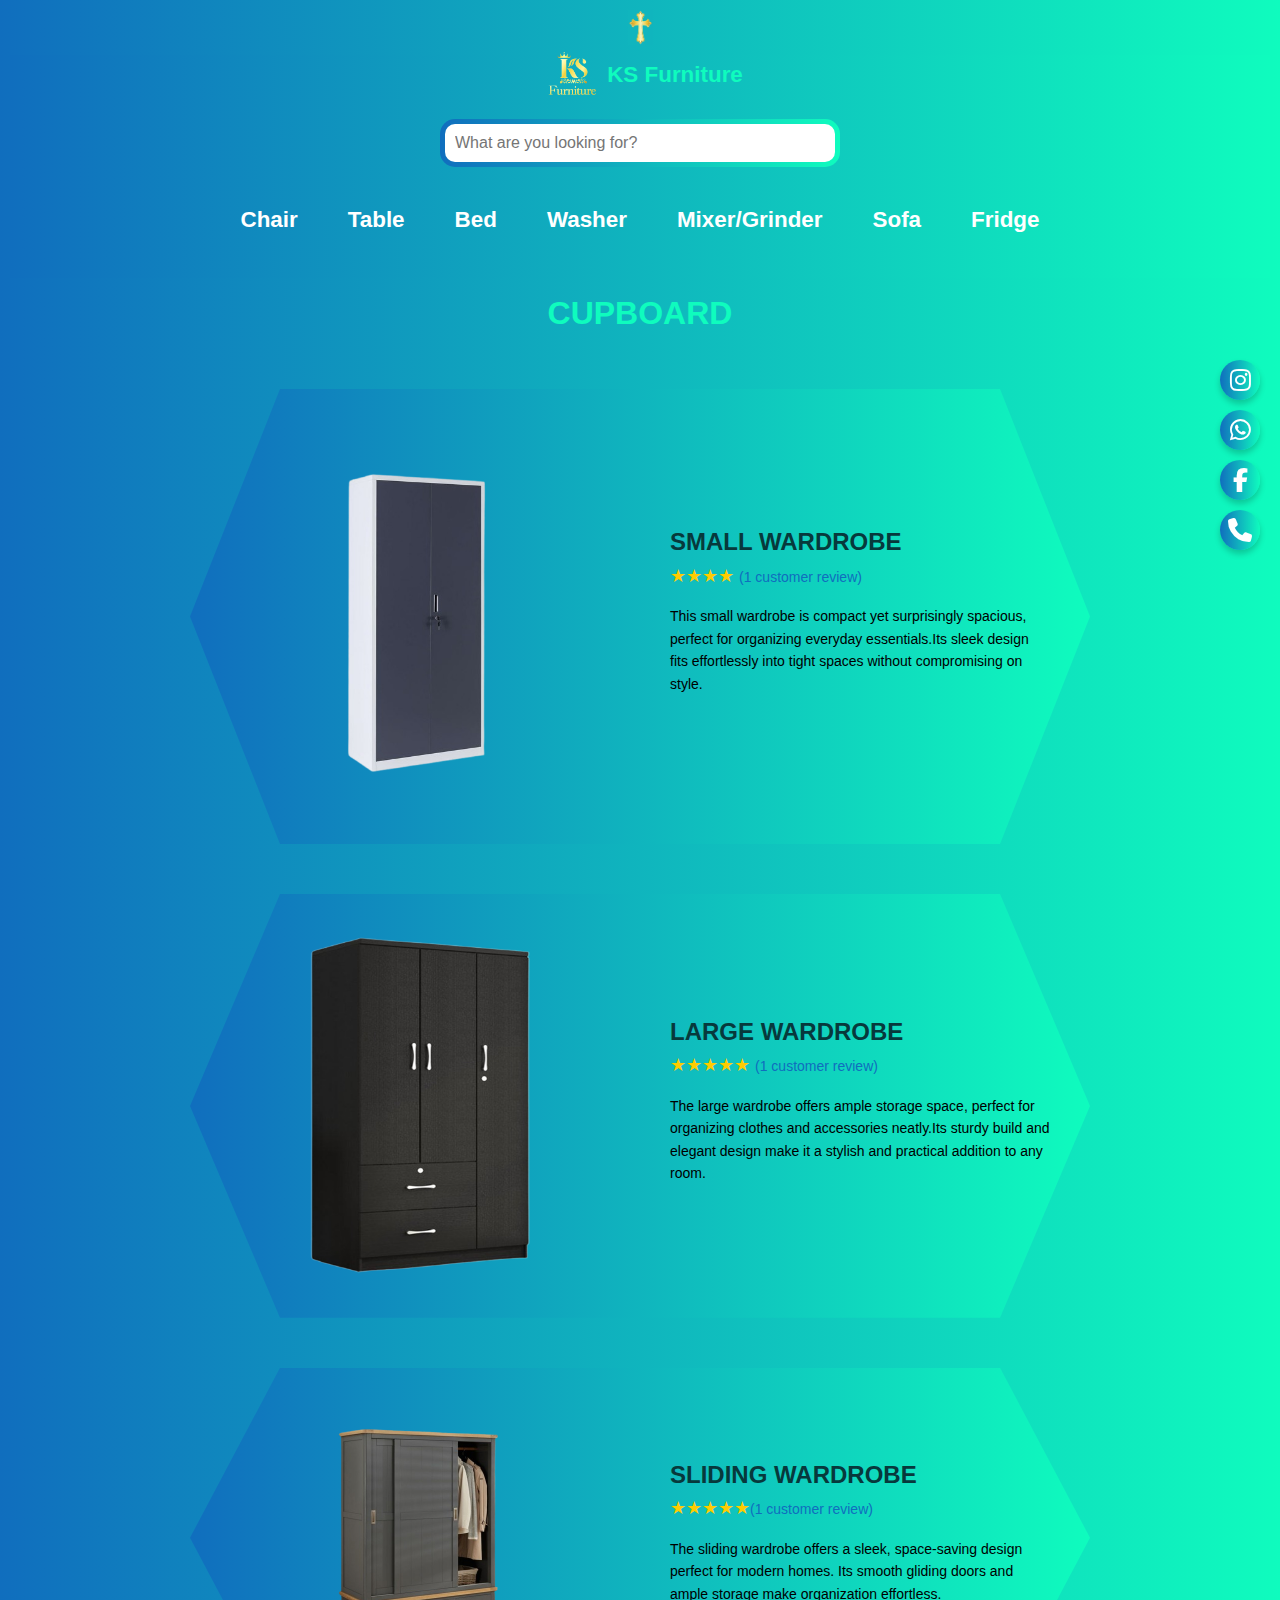
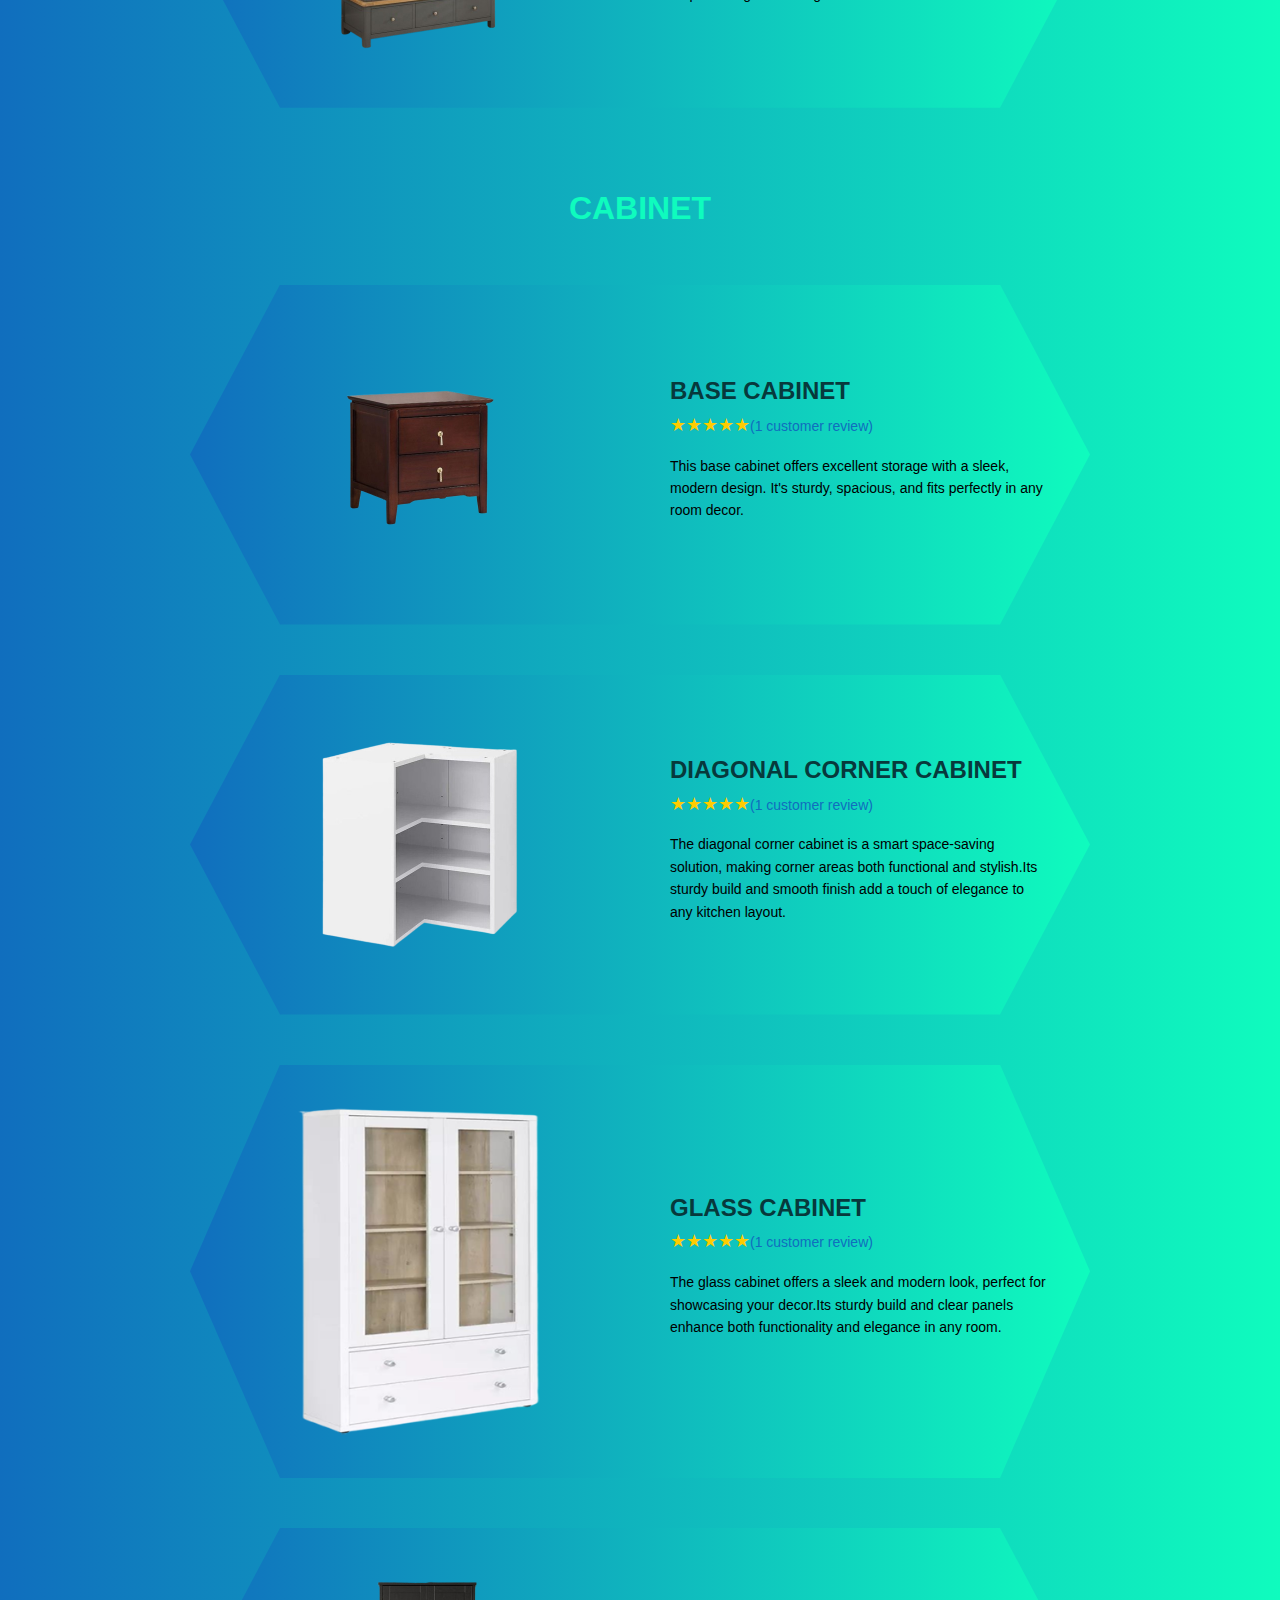
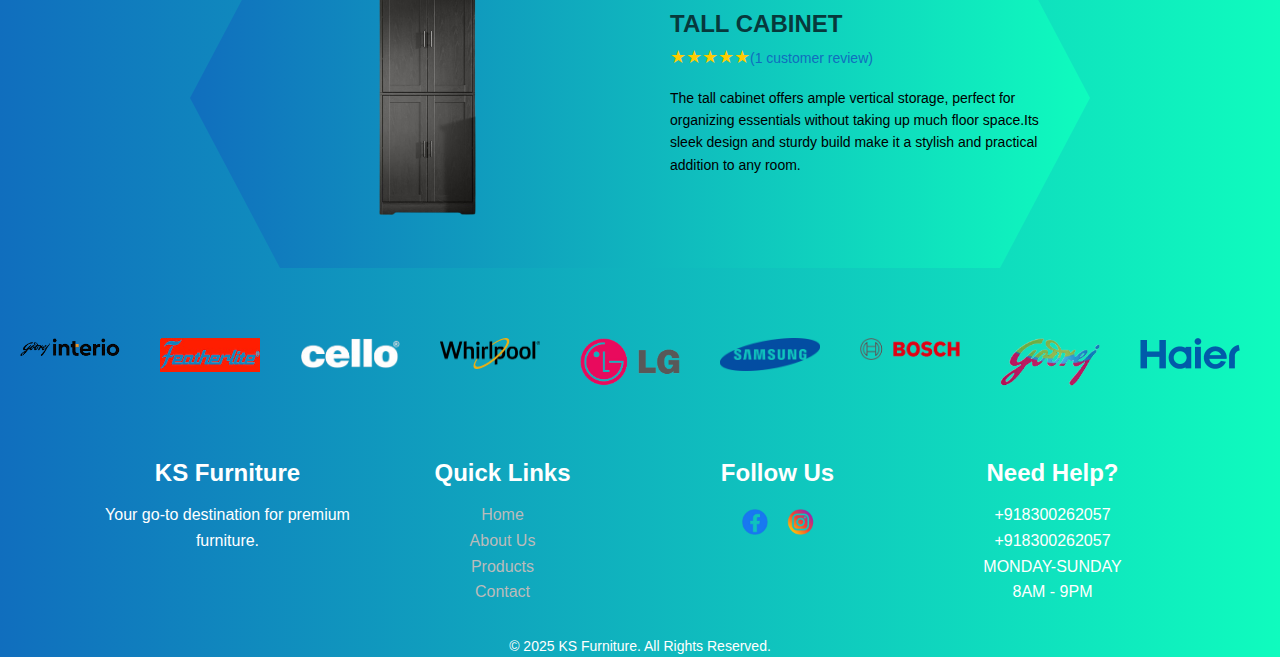
<file: cupboard.html>
<!DOCTYPE html>
<html lang="en">
<head>
    <meta charset="UTF-8">
    <meta name="viewport" content="width=device-width, initial-scale=1.0">
    <link rel="shortcut icon" href="images/logo1.png">
    <title>CUPBOARD</title>
    <link rel="stylesheet" href="cupboard.css">
    <link href="https://cdn.jsdelivr.net/npm/bootstrap-icons/font/bootstrap-icons.css" rel="stylesheet">
    <link rel="stylesheet" href="https://cdnjs.cloudflare.com/ajax/libs/font-awesome/6.4.2/css/all.min.css">

</head>
<body>

    <script src="fun.js" defer></script>
    <!-- Header Section -->
    <header class="header">
        <div class="container">
            <!-- Jesus Logo at the Top -->
            <div class="jesus-logo">
                <img src="images/jesus.png" alt="Jesus Logo">
            </div>
    
            <!-- Combined Top Bar & Menu -->
            <div class="top-bar-menu">
                <div class="logo-search">
                    <div class="logo">
                        <img src="images/logo.png" alt="KS Furniture Logo">
                        <span>KS Furniture</span>
                    </div>
                    <div class="search-box">
                        <input type="text" id="searchBox" placeholder="What are you looking for?" onkeyup="liveSearch()" />
                        <ul id="searchResults"></ul>
                       
                    </div>
                    <!-- Floating Social Media Icons -->
                    <div class="floating-social-icons">
                        <a href="https://www.instagram.com/k.s.furniture27/" class="social-icon instagram" target="_blank"><i class="fab fa-instagram"></i></a>
                        <a href="https://wa.me/8300262057" class="social-icon whatsapp" target="_blank"><i class="fab fa-whatsapp"></i></a>
                        <a href="#" class="social-icon facebook" target="_blank"><i class="fab fa-facebook-f"></i></a>
                        <a href="tel:+918300262057" class="social-icon call"target="_blank"><i class="fas fa-phone"></i></a>
                    </div>

                </div>
    
                <nav class="nav-menu">
                    <ul>
                        <li><a href="chair.html" target="_blank">Chair</a></li>
                        <li><a href="table.html" target="_blank">Table</a></li>
                        <li><a href="bed.html" target="_blank">Bed</a></li>
                        <li><a href="washing machine.html" target="_blank">Washer</a></li>
                        <li><a href="mixer.html" target="_blank">Mixer/Grinder</a></li>
                        <li><a href="sofa.html" target="_blank">Sofa</a></li>
                        <li><a href="refrigerator.html" target="_blank">Fridge</a></li>
                    </ul>
                </nav>
            </div>
        </div>
    </header>
    <center><h1>CUPBOARD</h1></center>
<section>
    <div class="product-container">
        <!-- Left Side - Image -->
        <div class="product-image">
            <img src="images/free standing cupboard.png" alt="Free Standing Cupboard">
        </div>
    
        <!-- Right Side - Product Details -->
        <div class="product-details">
            <h2>SMALL WARDROBE</h2>
            <p class="rating">★★★★ <span class="review">(1 customer review)</span></p>
            <p class="description">
                This small wardrobe is compact yet surprisingly spacious, perfect for organizing everyday essentials.Its sleek design fits effortlessly into tight spaces without compromising on style.
            </p>
            <!-- <div class="color-options">
                <label>Color:</label>
                <input type="radio" name="color" style="background-color: white;">
            </div> -->
        </div>
    </div>
</section>
<section><div class="product-container">
    <!-- Left Side - Image -->
    <div class="product-image">
        <img src="images/cupboard1.png" alt="Cupboard">
    </div>

    <!-- Right Side - Product Details -->
    <div class="product-details">
        <h2>LARGE WARDROBE</h2>
        <p class="rating">★★★★★ <span class="review">(1 customer review)</span></p>
        <p class="description">
            The large wardrobe offers ample storage space, perfect for organizing clothes and accessories neatly.Its sturdy build and elegant design make it a stylish and practical addition to any room.
        </p>
        
        <!-- <div class="color-options">
            <label>Color:</label>
            <input type="radio" name="color" style="background-color: white;">
        </div> -->
    </div>
</div>
</section>
    <section><div class="product-container">
        <!-- Left Side - Image -->
        <div class="product-image">
            <img src="images/sliding door cupboard.png" alt="Sliding Cupboard">
        </div>
    
        <!-- Right Side - Product Details -->
        <div class="product-details">
            <h2>SLIDING WARDROBE</h2>
            <p class="rating">★★★★★<span class="review">(1 customer review)</span></p>
            <p class="description">
                The sliding wardrobe offers a sleek, space-saving design perfect for modern homes. Its smooth gliding doors and ample storage make organization effortless.
            </p>            
        </div>
    </div>
    </section>
    <br>
    <center><h1>CABINET</h1></center>
    <section><div class="product-container">
        <!-- Left Side - Image -->
        <div class="product-image">
            <img src="images/cabin.png" alt="Cabinet">
        </div>
    
        <!-- Right Side - Product Details -->
        <div class="product-details">
            <h2> BASE CABINET</h2>
            <p class="rating">★★★★★<span class="review">(1 customer review)</span></p>
            <p class="description">
                This base cabinet offers excellent storage with a sleek, modern design. It's sturdy, spacious, and fits perfectly in any room decor.
            </p>            
        </div>
    </div>
    </section>
    <section><div class="product-container">
        <!-- Left Side - Image -->
        <div class="product-image">
            <img src="images/corner cupboard.png" alt="Corner Cabinet">
        </div>
    
        <!-- Right Side - Product Details -->
        <div class="product-details">
            <h2>DIAGONAL CORNER CABINET </h2>
            <p class="rating">★★★★★<span class="review">(1 customer review)</span></p>
            <p class="description">
                The diagonal corner cabinet is a smart space-saving solution, making corner areas both functional and stylish.Its sturdy build and smooth finish add a touch of elegance to any kitchen layout.
            </p>            
        </div>
    </div>
    </section>
   
    <section><div class="product-container">
        <!-- Left Side - Image -->
        <div class="product-image">
            <img src="images/glass cabinet.png" alt="Glass Cabinet">
        </div>
    
        <!-- Right Side - Product Details -->
        <div class="product-details">
            <h2>GLASS CABINET</h2>
            <p class="rating">★★★★★<span class="review">(1 customer review)</span></p>
            <p class="description">
                The glass cabinet offers a sleek and modern look, perfect for showcasing your decor.Its sturdy build and clear panels enhance both functionality and elegance in any room.
            </p>            
        </div>
    </div>
    </section>
    <section><div class="product-container">
        <!-- Left Side - Image -->
        <div class="product-image">
            <img src="images/tall cabinet.png" alt="Tall cabinet">
        </div>
    
        <!-- Right Side - Product Details -->
        <div class="product-details">
            <h2>TALL CABINET</h2>
            <p class="rating">★★★★★<span class="review">(1 customer review)</span></p>
            <p class="description">
                The tall cabinet offers ample vertical storage, perfect for organizing essentials without taking up much floor space.Its sleek design and sturdy build make it a stylish and practical addition to any room.
            </p>            
        </div>
    </div>
    </section>
    <div class="brand-slider">
        <div class="brand-track">
            <div class="brand"><img src="images/brand2.png" alt="Brand 2"></div>
            <div class="brand"><img src="images/brand3.png" alt="Brand 3"></div>
            <div class="brand"><img src="images/brand4.png" alt="Brand 4"></div>
            <div class="brand"><img src="images/brand5.png" alt="Brand 5"></div>
            <div class="brand"><img src="images/brand6.png" alt="Brand 6"></div>
            <div class="brand"><img src="images/brand7.png" alt="Brand 7"></div>
            <div class="brand"><img src="images/brand8.png" alt="Brand 8"></div>
            <div class="brand"><img src="images/brand9.png" alt="Brand 9"></div>
            <div class="brand"><img src="images/brand10.png" alt="Brand 10"></div>
            <div class="brand"><img src="images/brand11.png" alt="Brand 11"></div>
            <div class="brand"><img src="images/brand12.png" alt="Brand 12"></div>
            <div class="brand"><img src="images/brand13.png" alt="Brand 13"></div>
            <div class="brand"><img src="images/brand14.png" alt="Brand 14"></div>
            <div class="brand"><img src="images/brand1.png" alt="Brand 1"></div>
            <!-- Duplicating brands for smooth infinite loop -->
            <div class="brand"><img src="images/brand15.png" alt="Brand 15"></div>
            <div class="brand"><img src="images/brand16.png" alt="Brand 16"></div>
            <div class="brand"><img src="images/brand17.png" alt="Brand 17"></div>
            <div class="brand"><img src="images/brand18.png" alt="Brand 18"></div>
            <div class="brand"><img src="images/brand19.png" alt="Brand 19"></div>
            <div class="brand"><img src="images/brand20.png" alt="Brand 20"></div>
            <div class="brand"><img src="images/brand21.png" alt="Brand 21"></div>
            <div class="brand"><img src="images/brand22.png" alt="Brand 22"></div>
            <div class="brand"><img src="images/brand23.png" alt="Brand 23"></div>
            <div class="brand"><img src="images/brand24.png" alt="Brand 24"></div>
            <div class="brand"><img src="images/brand25.png" alt="Brand 25"></div>
            <div class="brand"><img src="images/brand26.png" alt="Brand 26"></div>
            <div class="brand"><img src="images/brand27.png" alt="Brand 27"></div>
            <div class="brand"><img src="images/brand28.png" alt="Brand 28"></div>
        </div>
    </div>
    <footer id="footer">
        <div class="footer-container">
            <div class="footer-section about">
                <h2>KS Furniture</h2>
                <p>Your go-to destination for premium furniture.</p>
            </div>
    
            <div class="footer-section links">
                <h2>Quick Links</h2>
                <ul>
                    <li><a href="index.html">Home</a></li>
                    <li><a href="#about-section">About Us</a></li>
                    <li><a href="#photo-container">Products</a></li>
                    <li><a href="#footer">Contact</a></li>
                </ul>
            </div>
    
            <div class="footer-section social">
                <h2>Follow Us</h2>
                <div class="social-icons">
                    <a href="https://www.facebook.com/"><img src="images/fb.png" alt="Facebook"></a>
                    <a href="https://www.instagram.com/k.s.furniture27/"><img src="images/insta.png" alt="Instagram"></a>
                </div>
            </div>
    
            <div class="footer-section contact">
                <h2>Need Help?</h2>
                <a href="tel:+918300262057">+918300262057</a><br>
                <a href="https://wa.me/8300262057">+918300262057</a>
                <p>MONDAY-SUNDAY <br>8AM - 9PM</p>
                
            </div>
        </div>
        <div class="footer-bottom">
            <p>&copy; 2025 KS Furniture. All Rights Reserved.</p>
        </div>
    </footer>
</body>
</html>
</file>
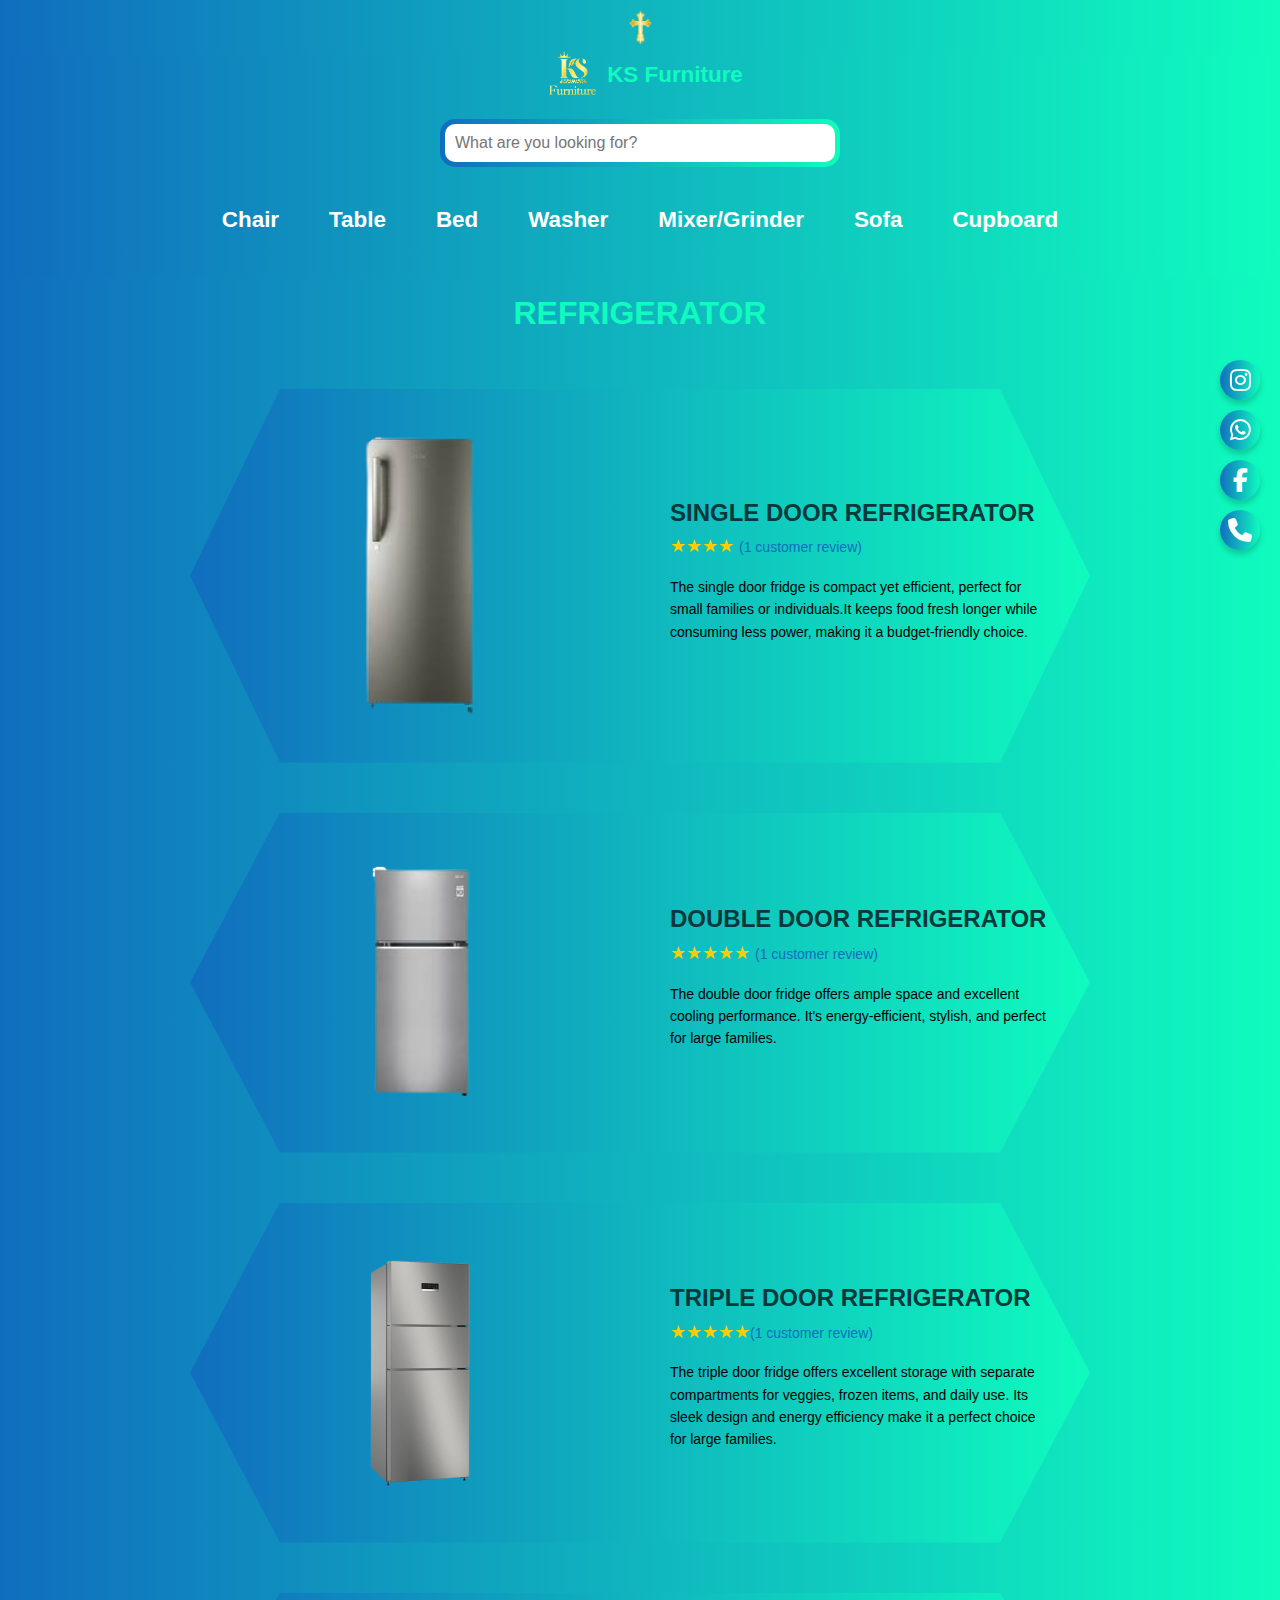
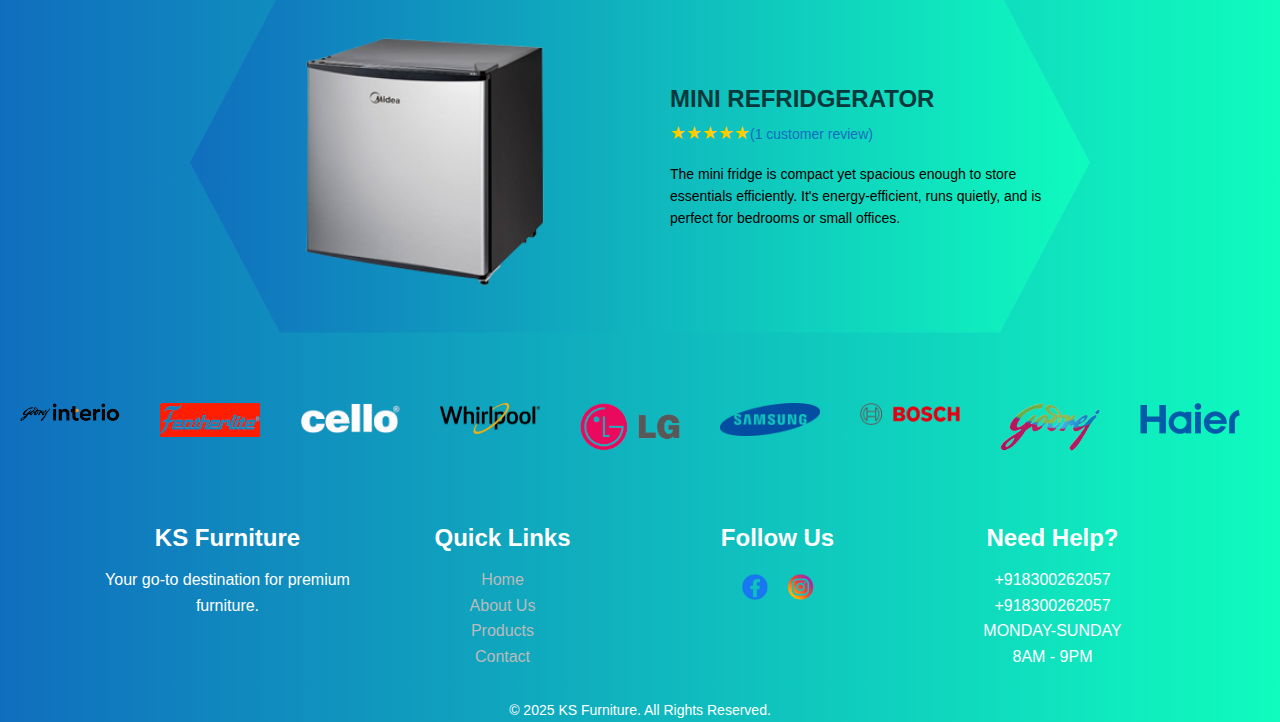
<file: fridge.html>
<!DOCTYPE html>
<html lang="en">
<head>
    <meta charset="UTF-8">
    <meta name="viewport" content="width=device-width, initial-scale=1.0">
    <link rel="shortcut icon" href="images/logo1.png">
    <title>REFRIGERATOR</title>
    <link rel="stylesheet" href="fridge.css">
    <link href="https://cdn.jsdelivr.net/npm/bootstrap-icons/font/bootstrap-icons.css" rel="stylesheet">
    <link rel="stylesheet" href="https://cdnjs.cloudflare.com/ajax/libs/font-awesome/6.4.2/css/all.min.css">

</head>
<body>

    <script src="fun.js" defer></script>
    <!-- Header Section -->
    <header class="header">
        <div class="container">
            <!-- Jesus Logo at the Top -->
            <div class="jesus-logo">
                <img src="images/jesus.png" alt="Jesus Logo">
            </div>
    
            <!-- Combined Top Bar & Menu -->
            <div class="top-bar-menu">
                <div class="logo-search">
                    <div class="logo">
                        <img src="images/logo.png" alt="KS Furniture Logo">
                        <span>KS Furniture</span>
                    </div>
                    <div class="search-box">
                        <input type="text" id="searchBox" placeholder="What are you looking for?" onkeyup="liveSearch()" />
                        <ul id="searchResults"></ul>
                       
                    </div>
                    <!-- Floating Social Media Icons -->
                    <div class="floating-social-icons">
                        <a href="https://www.instagram.com/k.s.furniture27/" class="social-icon instagram" target="_blank"><i class="fab fa-instagram"></i></a>
                        <a href="https://wa.me/8300262057" class="social-icon whatsapp" target="_blank"><i class="fab fa-whatsapp"></i></a>
                        <a href="#" class="social-icon facebook" target="_blank"><i class="fab fa-facebook-f"></i></a>
                        <a href="tel:+918300262057" class="social-icon call"target="_blank"><i class="fas fa-phone"></i></a>
                    </div>

                </div>
    
                <nav class="nav-menu">
                    <ul>
                        <li><a href="chair.html" target="_blank">Chair</a></li>
                        <li><a href="table.html" target="_blank">Table</a></li>
                        <li><a href="bed.html" target="_blank">Bed</a></li>
                        <li><a href="washing machine.html" target="_blank">Washer</a></li>
                        <li><a href="mixer.html" target="_blank">Mixer/Grinder</a></li>
                        <li><a href="sofa.html" target="_blank">Sofa</a></li>
                        <li><a href="cupboard.html" target="_blank">Cupboard</a></li>
                    </ul>
                </nav>
            </div>
        </div>
    </header>
    <center><h1>REFRIGERATOR</h1></center>
<section>
    <div class="product-container">
        <!-- Left Side - Image -->
        <div class="product-image">
            <img src="images/single door fridge.png" alt="Single Door">
        </div>
    
        <!-- Right Side - Product Details -->
        <div class="product-details">
            <h2>SINGLE DOOR REFRIGERATOR</h2>
            <p class="rating">★★★★ <span class="review">(1 customer review)</span></p>
            <p class="description">
                The single door fridge is compact yet efficient, perfect for small families or individuals.It keeps food fresh longer while consuming less power, making it a budget-friendly choice.
            </p>
            <!-- <div class="color-options">
                <label>Color:</label>
                <input type="radio" name="color" style="background-color: white;">
            </div> -->
        </div>
    </div>
</section>
<section><div class="product-container">
    <!-- Left Side - Image -->
    <div class="product-image">
        <img src="images/double door fridge.png" alt="Double Door">
    </div>

    <!-- Right Side - Product Details -->
    <div class="product-details">
        <h2>DOUBLE DOOR REFRIGERATOR</h2>
        <p class="rating">★★★★★ <span class="review">(1 customer review)</span></p>
        <p class="description">
            The double door fridge offers ample space and excellent cooling performance. It's energy-efficient, stylish, and perfect for large families.
        </p>
        
        <!-- <div class="color-options">
            <label>Color:</label>
            <input type="radio" name="color" style="background-color: white;">
        </div> -->
    </div>
</div>
</section>
    <section><div class="product-container">
        <!-- Left Side - Image -->
        <div class="product-image">
            <img src="images/triple door fridge.png" alt="Triple Door">
        </div>
    
        <!-- Right Side - Product Details -->
        <div class="product-details">
            <h2>TRIPLE DOOR REFRIGERATOR</h2>
            <p class="rating">★★★★★<span class="review">(1 customer review)</span></p>
            <p class="description">
                The triple door fridge offers excellent storage with separate compartments for veggies, frozen items, and daily use. Its sleek design and energy efficiency make it a perfect choice for large families.
            </p>            
        </div>
    </div>
    </section>
    <section><div class="product-container">
        <!-- Left Side - Image -->
        <div class="product-image">
            <img src="images/mini fridge.png" alt="Mini Fridge">
        </div>
    
        <!-- Right Side - Product Details -->
        <div class="product-details">
            <h2>MINI REFRIDGERATOR</h2>
            <p class="rating">★★★★★<span class="review">(1 customer review)</span></p>
            <p class="description">
                The mini fridge is compact yet spacious enough to store essentials efficiently. It's energy-efficient, runs quietly, and is perfect for bedrooms or small offices.
            </p>            
        </div>
    </div>
    </section>
    <div class="brand-slider">
        <div class="brand-track">
            <div class="brand"><img src="images/brand2.png" alt="Brand 2"></div>
            <div class="brand"><img src="images/brand3.png" alt="Brand 3"></div>
            <div class="brand"><img src="images/brand4.png" alt="Brand 4"></div>
            <div class="brand"><img src="images/brand5.png" alt="Brand 5"></div>
            <div class="brand"><img src="images/brand6.png" alt="Brand 6"></div>
            <div class="brand"><img src="images/brand7.png" alt="Brand 7"></div>
            <div class="brand"><img src="images/brand8.png" alt="Brand 8"></div>
            <div class="brand"><img src="images/brand9.png" alt="Brand 9"></div>
            <div class="brand"><img src="images/brand10.png" alt="Brand 10"></div>
            <div class="brand"><img src="images/brand11.png" alt="Brand 11"></div>
            <div class="brand"><img src="images/brand12.png" alt="Brand 12"></div>
            <div class="brand"><img src="images/brand13.png" alt="Brand 13"></div>
            <div class="brand"><img src="images/brand14.png" alt="Brand 14"></div>
            <div class="brand"><img src="images/brand1.png" alt="Brand 1"></div>
            <!-- Duplicating brands for smooth infinite loop -->
            <div class="brand"><img src="images/brand15.png" alt="Brand 15"></div>
            <div class="brand"><img src="images/brand16.png" alt="Brand 16"></div>
            <div class="brand"><img src="images/brand17.png" alt="Brand 17"></div>
            <div class="brand"><img src="images/brand18.png" alt="Brand 18"></div>
            <div class="brand"><img src="images/brand19.png" alt="Brand 19"></div>
            <div class="brand"><img src="images/brand20.png" alt="Brand 20"></div>
            <div class="brand"><img src="images/brand21.png" alt="Brand 21"></div>
            <div class="brand"><img src="images/brand22.png" alt="Brand 22"></div>
            <div class="brand"><img src="images/brand23.png" alt="Brand 23"></div>
            <div class="brand"><img src="images/brand24.png" alt="Brand 24"></div>
            <div class="brand"><img src="images/brand25.png" alt="Brand 25"></div>
            <div class="brand"><img src="images/brand26.png" alt="Brand 26"></div>
            <div class="brand"><img src="images/brand27.png" alt="Brand 27"></div>
            <div class="brand"><img src="images/brand28.png" alt="Brand 28"></div>
        </div>
    </div>
    <footer id="footer">
        <div class="footer-container">
            <div class="footer-section about">
                <h2>KS Furniture</h2>
                <p>Your go-to destination for premium furniture.</p>
            </div>
    
            <div class="footer-section links">
                <h2>Quick Links</h2>
                <ul>
                    <li><a href="index.html">Home</a></li>
                    <li><a href="#about-section">About Us</a></li>
                    <li><a href="#photo-container">Products</a></li>
                    <li><a href="#footer">Contact</a></li>
                </ul>
            </div>
    
            <div class="footer-section social">
                <h2>Follow Us</h2>
                <div class="social-icons">
                    <a href="https://www.facebook.com/"><img src="images/fb.png" alt="Facebook"></a>
                    <a href="https://www.instagram.com/k.s.furniture27/"><img src="images/insta.png" alt="Instagram"></a>
                </div>
            </div>
    
            <div class="footer-section contact">
                <h2>Need Help?</h2>
                <a href="tel:+918300262057">+918300262057</a><br>
                <a href="https://wa.me/8300262057">+918300262057</a>
                <p>MONDAY-SUNDAY <br>8AM - 9PM</p>
                
            </div>
        </div>
        <div class="footer-bottom">
            <p>&copy; 2025 KS Furniture. All Rights Reserved.</p>
        </div>
    </footer>
</body>
</html>
</file>
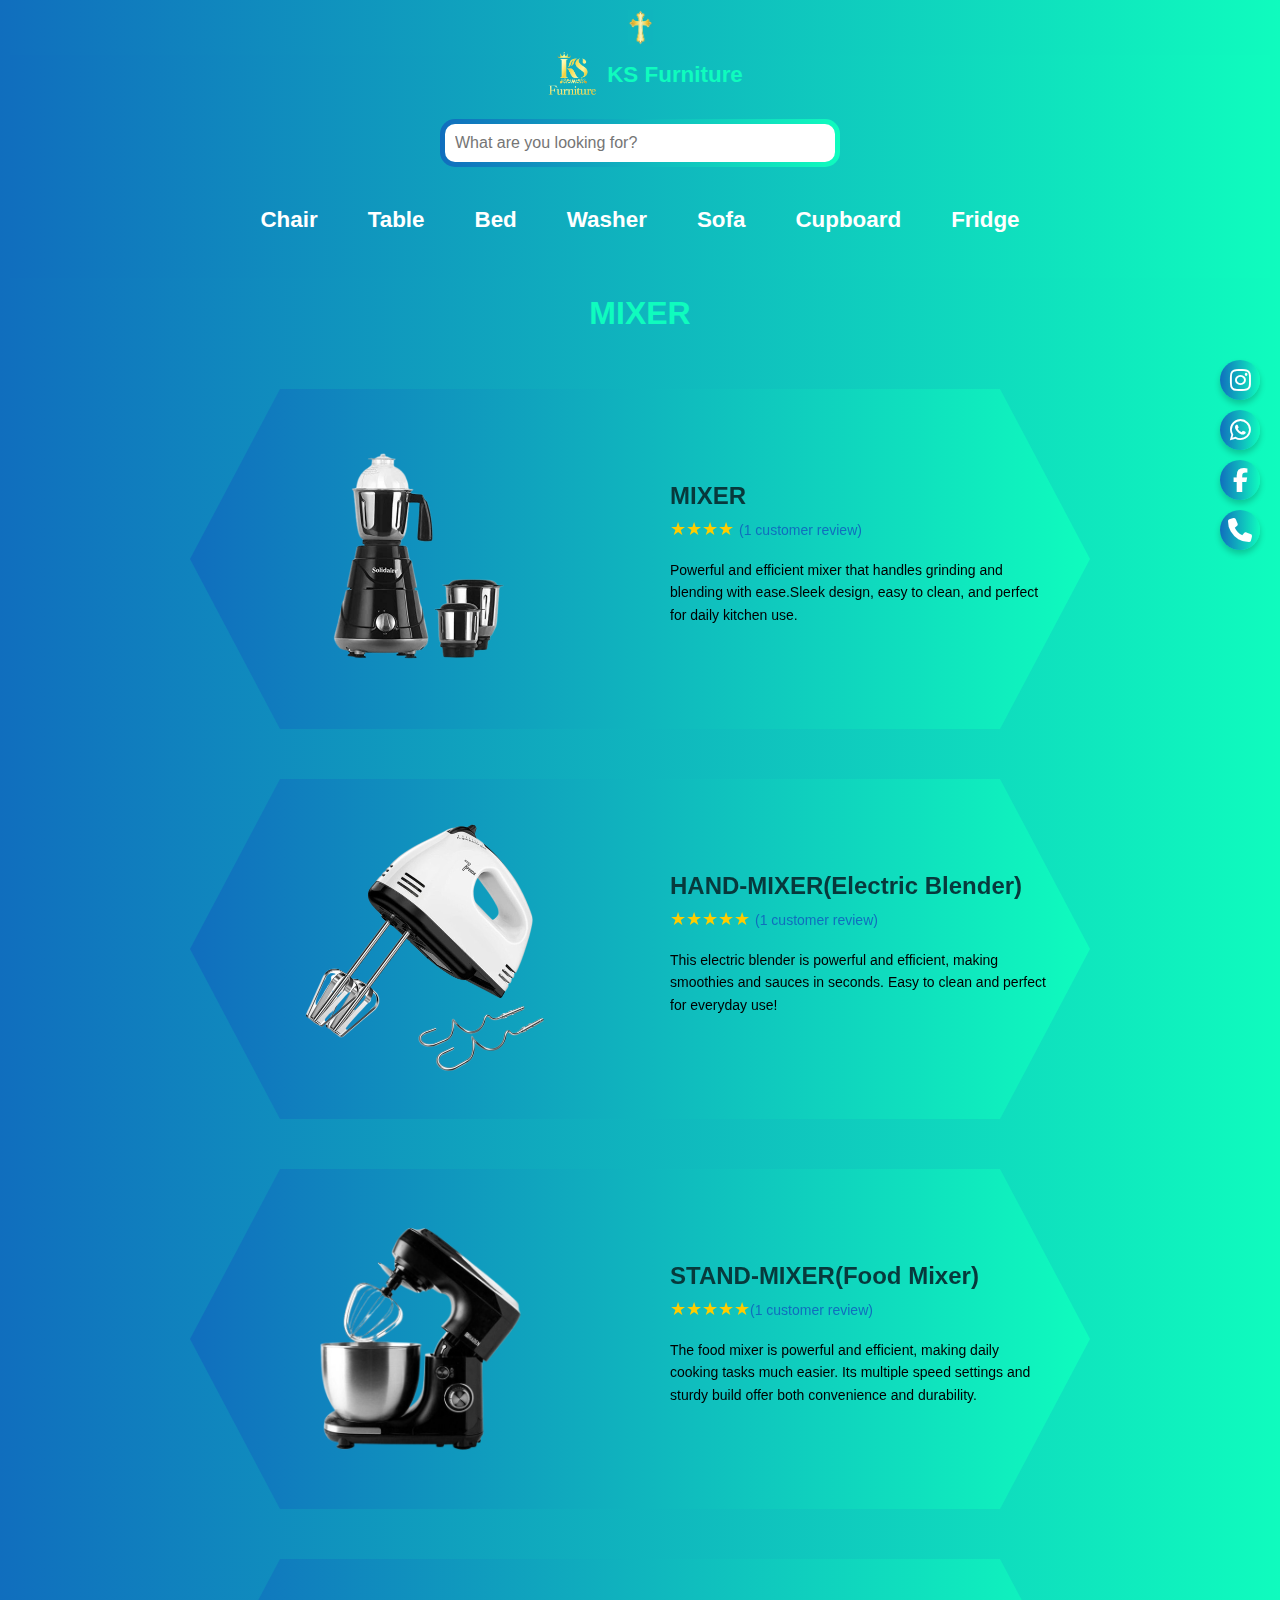
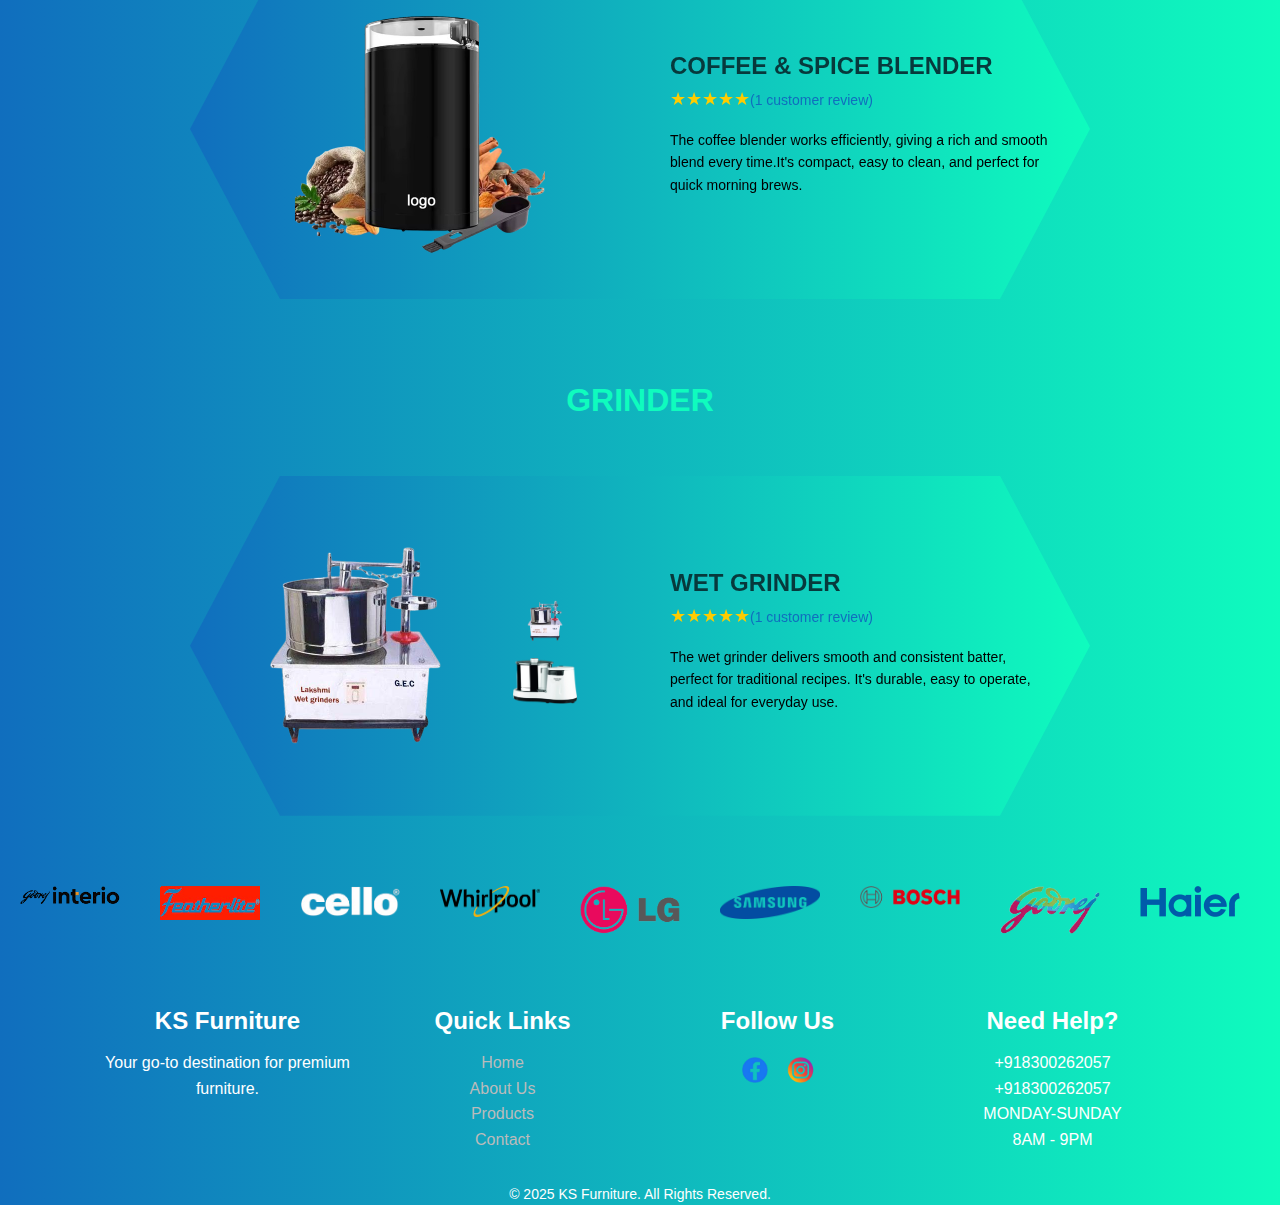
<file: mixer.html>
<!DOCTYPE html>
<html lang="en">
<head>
    <meta charset="UTF-8">
    <meta name="viewport" content="width=device-width, initial-scale=1.0">
    <link rel="shortcut icon" href="images/logo1.png">
    <title>MIXER/GRINDER</title>
    <link rel="stylesheet" href="mixer.css">
    <link href="https://cdn.jsdelivr.net/npm/bootstrap-icons/font/bootstrap-icons.css" rel="stylesheet">
    <link rel="stylesheet" href="https://cdnjs.cloudflare.com/ajax/libs/font-awesome/6.4.2/css/all.min.css">

</head>
<body>

    <script src="fun.js" defer></script>
    <!-- Header Section -->
    <header class="header">
        <div class="container">
            <!-- Jesus Logo at the Top -->
            <div class="jesus-logo">
                <img src="images/jesus.png" alt="Jesus Logo">
            </div>
    
            <!-- Combined Top Bar & Menu -->
            <div class="top-bar-menu">
                <div class="logo-search">
                    <div class="logo">
                        <img src="images/logo.png" alt="KS Furniture Logo">
                        <span>KS Furniture</span>
                    </div>
                    <div class="search-box">
                        <input type="text" id="searchBox" placeholder="What are you looking for?" onkeyup="liveSearch()" />
                        <ul id="searchResults"></ul>
                       
                    </div>
                    <!-- Floating Social Media Icons -->
                    <div class="floating-social-icons">
                        <a href="https://www.instagram.com/k.s.furniture27/" class="social-icon instagram" target="_blank"><i class="fab fa-instagram"></i></a>
                        <a href="https://wa.me/8300262057" class="social-icon whatsapp" target="_blank"><i class="fab fa-whatsapp"></i></a>
                        <a href="#" class="social-icon facebook" target="_blank"><i class="fab fa-facebook-f"></i></a>
                        <a href="tel:+918300262057" class="social-icon call"target="_blank"><i class="fas fa-phone"></i></a>
                    </div>

                </div>
    
                <nav class="nav-menu">
                    <ul>
                        <li><a href="chair.html" target="_blank">Chair</a></li>
                        <li><a href="table.html" target="_blank">Table</a></li>
                        <li><a href="bed.html" target="_blank">Bed</a></li>
                        <li><a href="washing machine.html" target="_blank">Washer</a></li>
                        <li><a href="sofa.html" target="_blank">Sofa</a></li>
                        <li><a href="cupboard.html" target="_blank">Cupboard</a></li>
                        <li><a href="refrigerator.html" target="_blank">Fridge</a></li>
                    </ul>
                </nav>
            </div>
        </div>
    </header>
    <center><h1>MIXER</h1></center>
<section>
    <div class="product-container">
        <!-- Left Side - Image -->
        <div class="product-image">
            <img src="images/mixer.png" alt="mixer">
        </div>
    
        <!-- Right Side - Product Details -->
        <div class="product-details">
            <h2>MIXER</h2>
            <p class="rating">★★★★ <span class="review">(1 customer review)</span></p>
            <p class="description">
                Powerful and efficient mixer that handles grinding and blending with ease.Sleek design, easy to clean, and perfect for daily kitchen use.
            </p>
            
            <!-- <div class="color-options">
                <label>Color:</label>
                <input type="radio" name="color" style="background-color: white;">
            </div> -->
        </div>
    </div>
</section>
<section><div class="product-container">
    <!-- Left Side - Image -->
    <div class="product-image">
        <img src="images/electric beater.png" alt="Beater">
    </div>

    <!-- Right Side - Product Details -->
    <div class="product-details">
        <h2>HAND-MIXER(Electric Blender)</h2>
        <p class="rating">★★★★★ <span class="review">(1 customer review)</span></p>
        <p class="description">
            This electric blender is powerful and efficient, making smoothies and sauces in seconds. Easy to clean and perfect for everyday use!
        </p>
        
        <!-- <div class="color-options">
            <label>Color:</label>
            <input type="radio" name="color" style="background-color: white;">
        </div> -->
    </div>
</div>
</section>
 <section><div class="product-container">
        <!-- Left Side - Image -->
        <div class="product-image">
            <img src="images/cake mixer.png" alt="cake mixer">
        </div>
    
        <!-- Right Side - Product Details -->
        <div class="product-details">
            <h2>STAND-MIXER(Food Mixer)</h2>
            <p class="rating">★★★★★<span class="review">(1 customer review)</span></p>
            <p class="description">
                The food mixer is powerful and efficient, making daily cooking tasks much easier. Its multiple speed settings and sturdy build offer both convenience and durability.
            </p>            
        </div>
    </div>
    </section>
    <section><div class="product-container">
        <!-- Left Side - Image -->
        <div class="product-image">
            <img src="images/coffee blender.png" alt="coffee blender">
        </div>
    
        <!-- Right Side - Product Details -->
        <div class="product-details">
            <h2>COFFEE & SPICE BLENDER</h2>
            <p class="rating">★★★★★<span class="review">(1 customer review)</span></p>
            <p class="description">
                The coffee blender works efficiently, giving a rich and smooth blend every time.It's compact, easy to clean, and perfect for quick morning brews.
            </p>            
        </div>
    </div>
    </section>
    <br>
    <center><h1>GRINDER</h1></center>
    <section>
        <div class="product-container">
          <!-- Left Side - Image -->
          <div class="product-image">
            <img id="mainImage" src="images/grinder1.png" alt="Grinder">
            <div class="thumbnail-container">
              <img src="images/grinder1.png" class="thumbnail active" onclick="switchImage(this)">
              <img src="images/grinder2.png" class="thumbnail" onclick="switchImage(this)">
            </div>
          </div>
      
          <!-- Right Side - Product Details -->
        <div class="product-details">
            <h2>WET GRINDER</h2>
            <p class="rating">★★★★★<span class="review">(1 customer review)</span></p>
            <p class="description">
                The wet grinder delivers smooth and consistent batter, perfect for traditional recipes. It's durable, easy to operate, and ideal for everyday use.
            </p>
        </div>
    </div>
</section>
      
    <div class="brand-slider">
        <div class="brand-track">
            <div class="brand"><img src="images/brand2.png" alt="Brand 2"></div>
            <div class="brand"><img src="images/brand3.png" alt="Brand 3"></div>
            <div class="brand"><img src="images/brand4.png" alt="Brand 4"></div>
            <div class="brand"><img src="images/brand5.png" alt="Brand 5"></div>
            <div class="brand"><img src="images/brand6.png" alt="Brand 6"></div>
            <div class="brand"><img src="images/brand7.png" alt="Brand 7"></div>
            <div class="brand"><img src="images/brand8.png" alt="Brand 8"></div>
            <div class="brand"><img src="images/brand9.png" alt="Brand 9"></div>
            <div class="brand"><img src="images/brand10.png" alt="Brand 10"></div>
            <div class="brand"><img src="images/brand11.png" alt="Brand 11"></div>
            <div class="brand"><img src="images/brand12.png" alt="Brand 12"></div>
            <div class="brand"><img src="images/brand13.png" alt="Brand 13"></div>
            <div class="brand"><img src="images/brand14.png" alt="Brand 14"></div>
            <div class="brand"><img src="images/brand1.png" alt="Brand 1"></div>
            <!-- Duplicating brands for smooth infinite loop -->
            <div class="brand"><img src="images/brand15.png" alt="Brand 15"></div>
            <div class="brand"><img src="images/brand16.png" alt="Brand 16"></div>
            <div class="brand"><img src="images/brand17.png" alt="Brand 17"></div>
            <div class="brand"><img src="images/brand18.png" alt="Brand 18"></div>
            <div class="brand"><img src="images/brand19.png" alt="Brand 19"></div>
            <div class="brand"><img src="images/brand20.png" alt="Brand 20"></div>
            <div class="brand"><img src="images/brand21.png" alt="Brand 21"></div>
            <div class="brand"><img src="images/brand22.png" alt="Brand 22"></div>
            <div class="brand"><img src="images/brand23.png" alt="Brand 23"></div>
            <div class="brand"><img src="images/brand24.png" alt="Brand 24"></div>
            <div class="brand"><img src="images/brand25.png" alt="Brand 25"></div>
            <div class="brand"><img src="images/brand26.png" alt="Brand 26"></div>
            <div class="brand"><img src="images/brand27.png" alt="Brand 27"></div>
            <div class="brand"><img src="images/brand28.png" alt="Brand 28"></div>
        </div>
    </div>
    <footer id="footer">
        <div class="footer-container">
            <div class="footer-section about">
                <h2>KS Furniture</h2>
                <p>Your go-to destination for premium furniture.</p>
            </div>
    
            <div class="footer-section links">
                <h2>Quick Links</h2>
                <ul>
                    <li><a href="index.html">Home</a></li>
                    <li><a href="#about-section">About Us</a></li>
                    <li><a href="#photo-container">Products</a></li>
                    <li><a href="#footer">Contact</a></li>
                </ul>
            </div>
    
            <div class="footer-section social">
                <h2>Follow Us</h2>
                <div class="social-icons">
                    <a href="https://www.facebook.com/"><img src="images/fb.png" alt="Facebook"></a>
                    <a href="https://www.instagram.com/k.s.furniture27/"><img src="images/insta.png" alt="Instagram"></a>
                </div>
            </div>
    
            <div class="footer-section contact">
                <h2>Need Help?</h2>
                <a href="tel:+918300262057">+918300262057</a><br>
                <a href="https://wa.me/8300262057">+918300262057</a>
                <p>MONDAY-SUNDAY <br>8AM - 9PM</p>
                
            </div>
        </div>
        <div class="footer-bottom">
            <p>&copy; 2025 KS Furniture. All Rights Reserved.</p>
        </div>
    </footer>
</body>
</html>
</file>
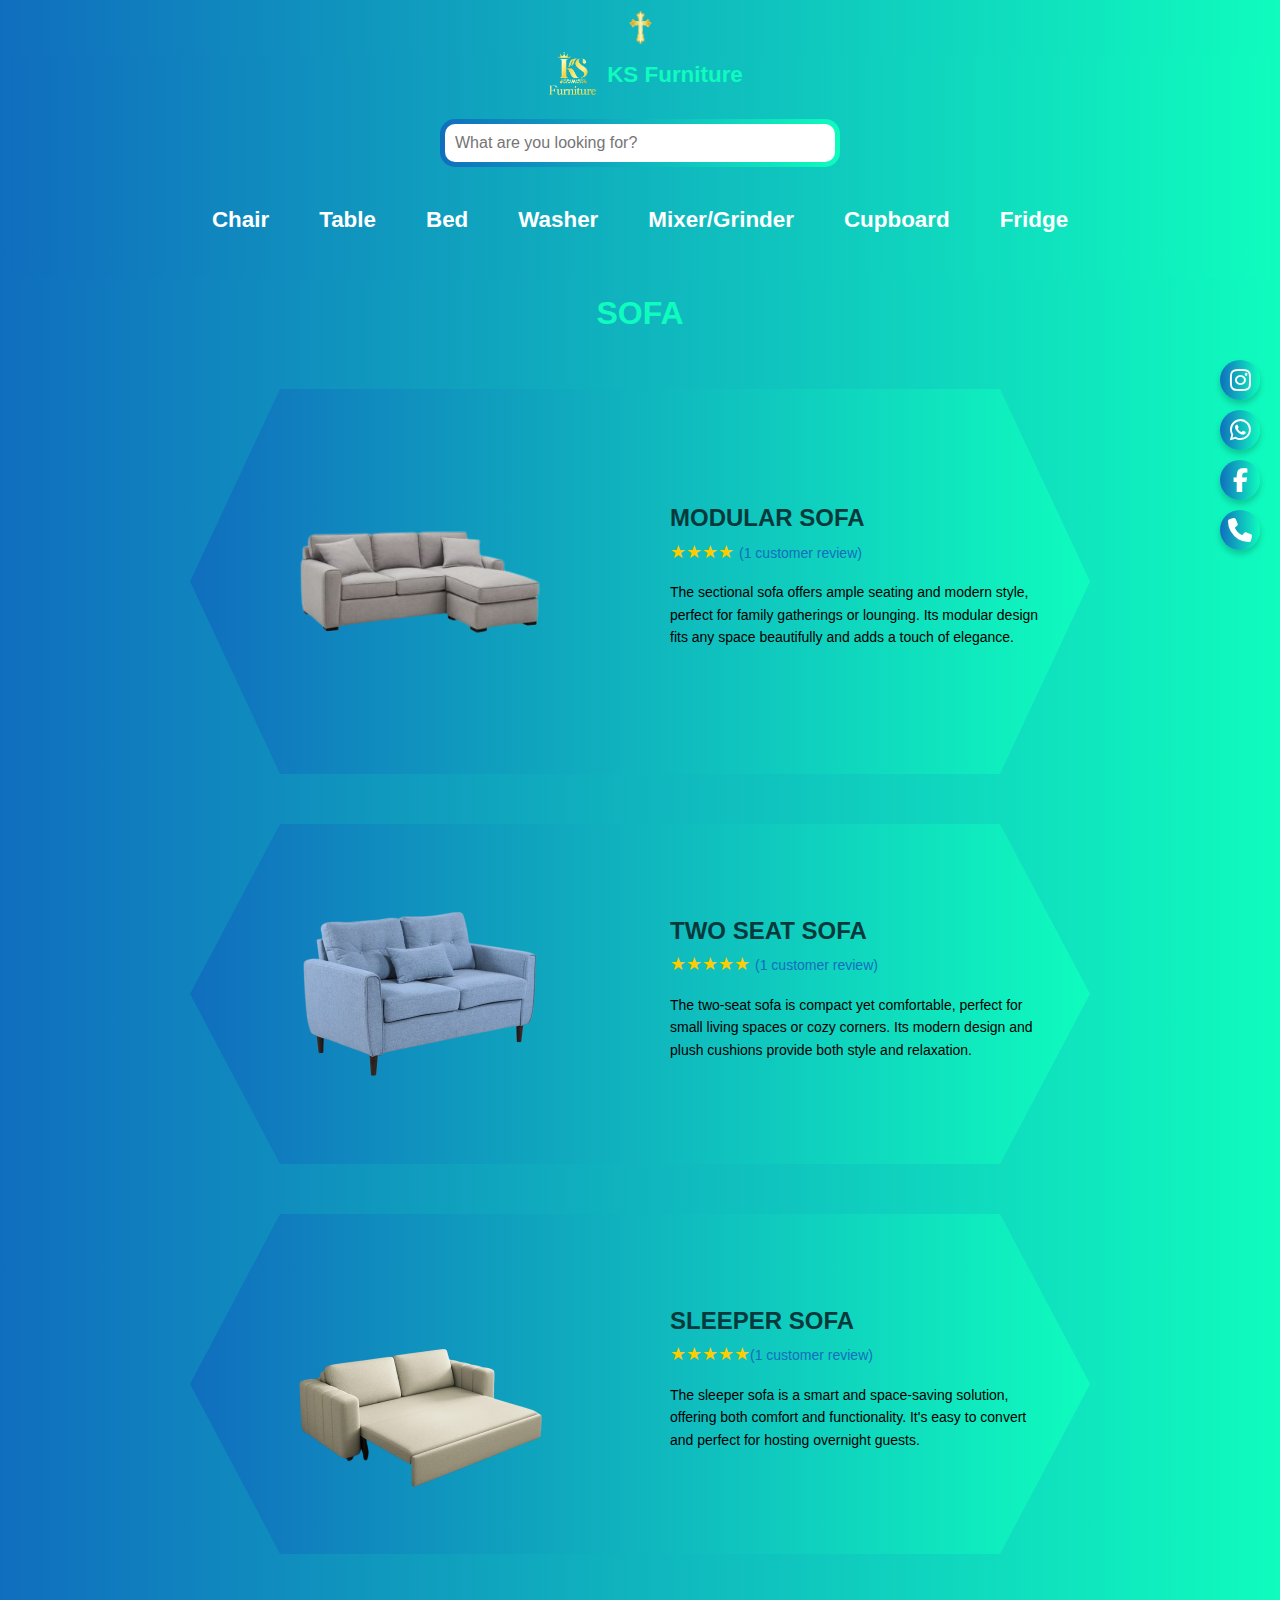
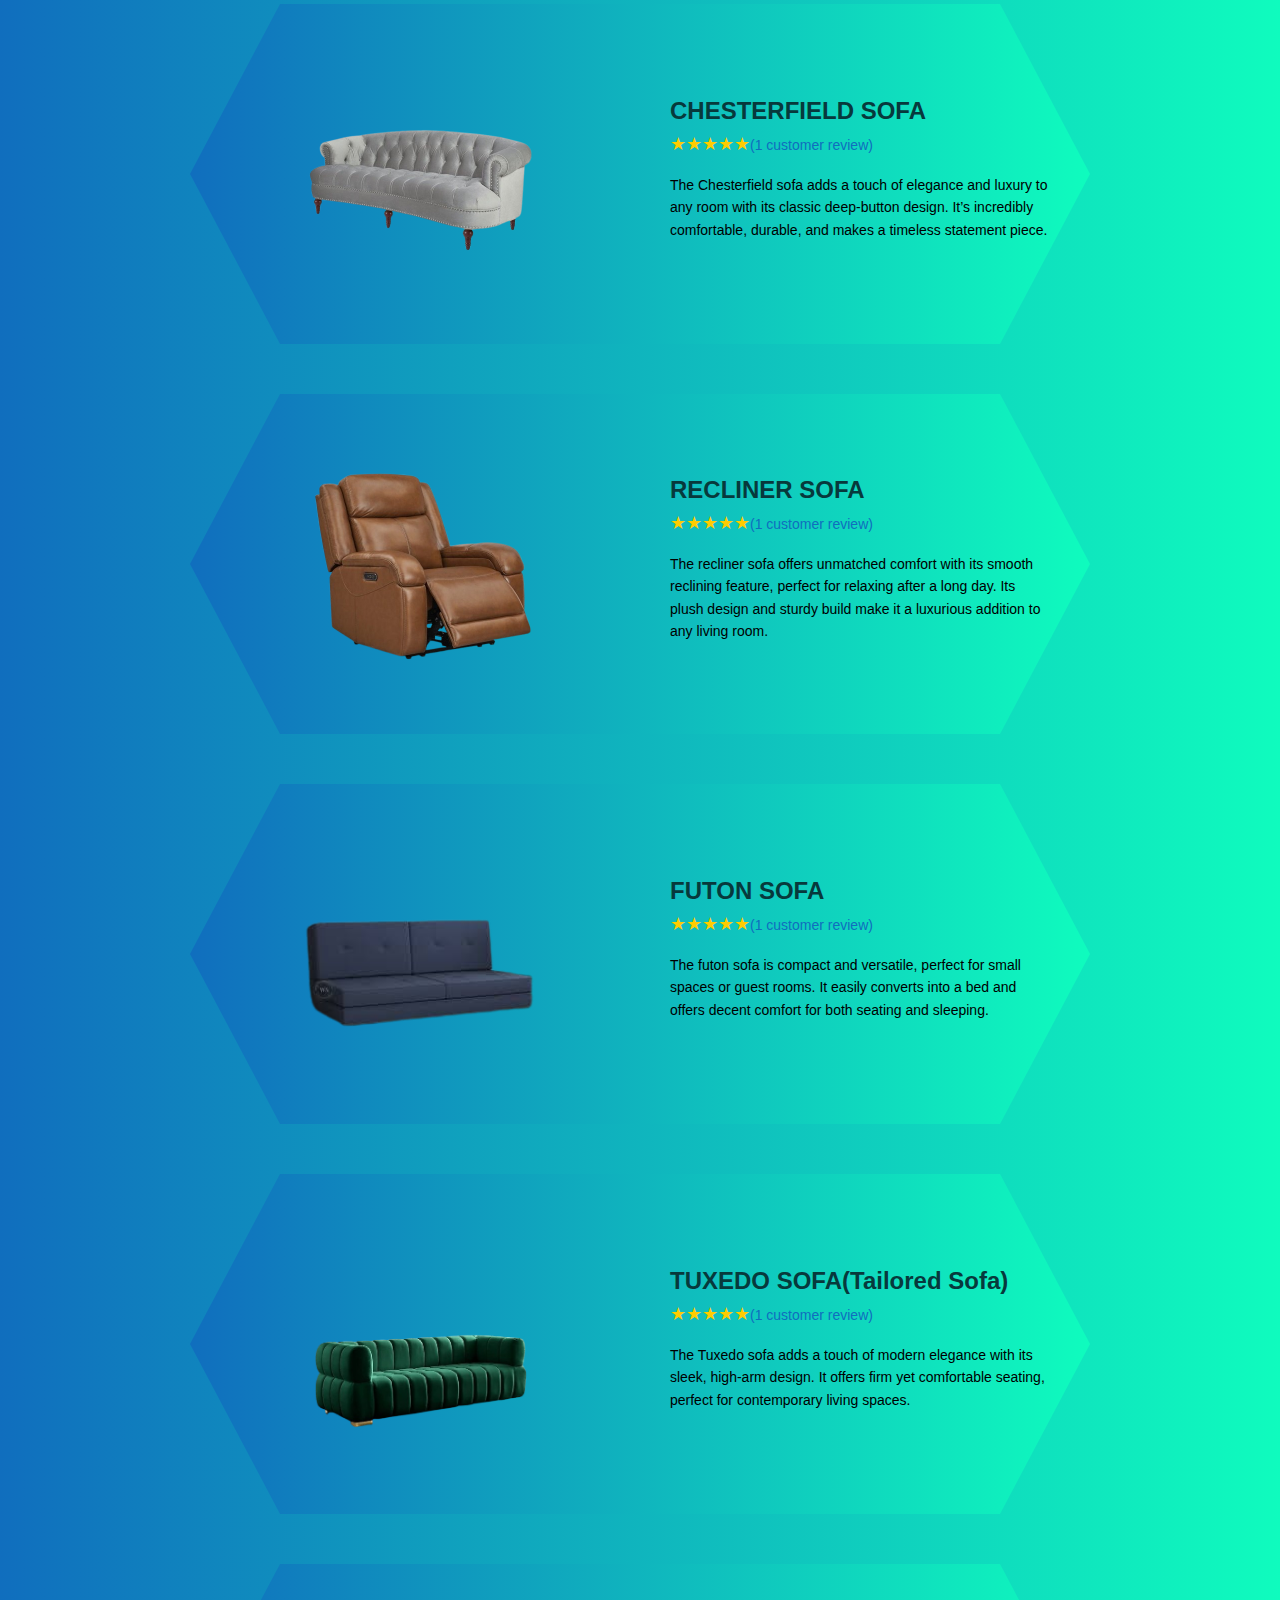
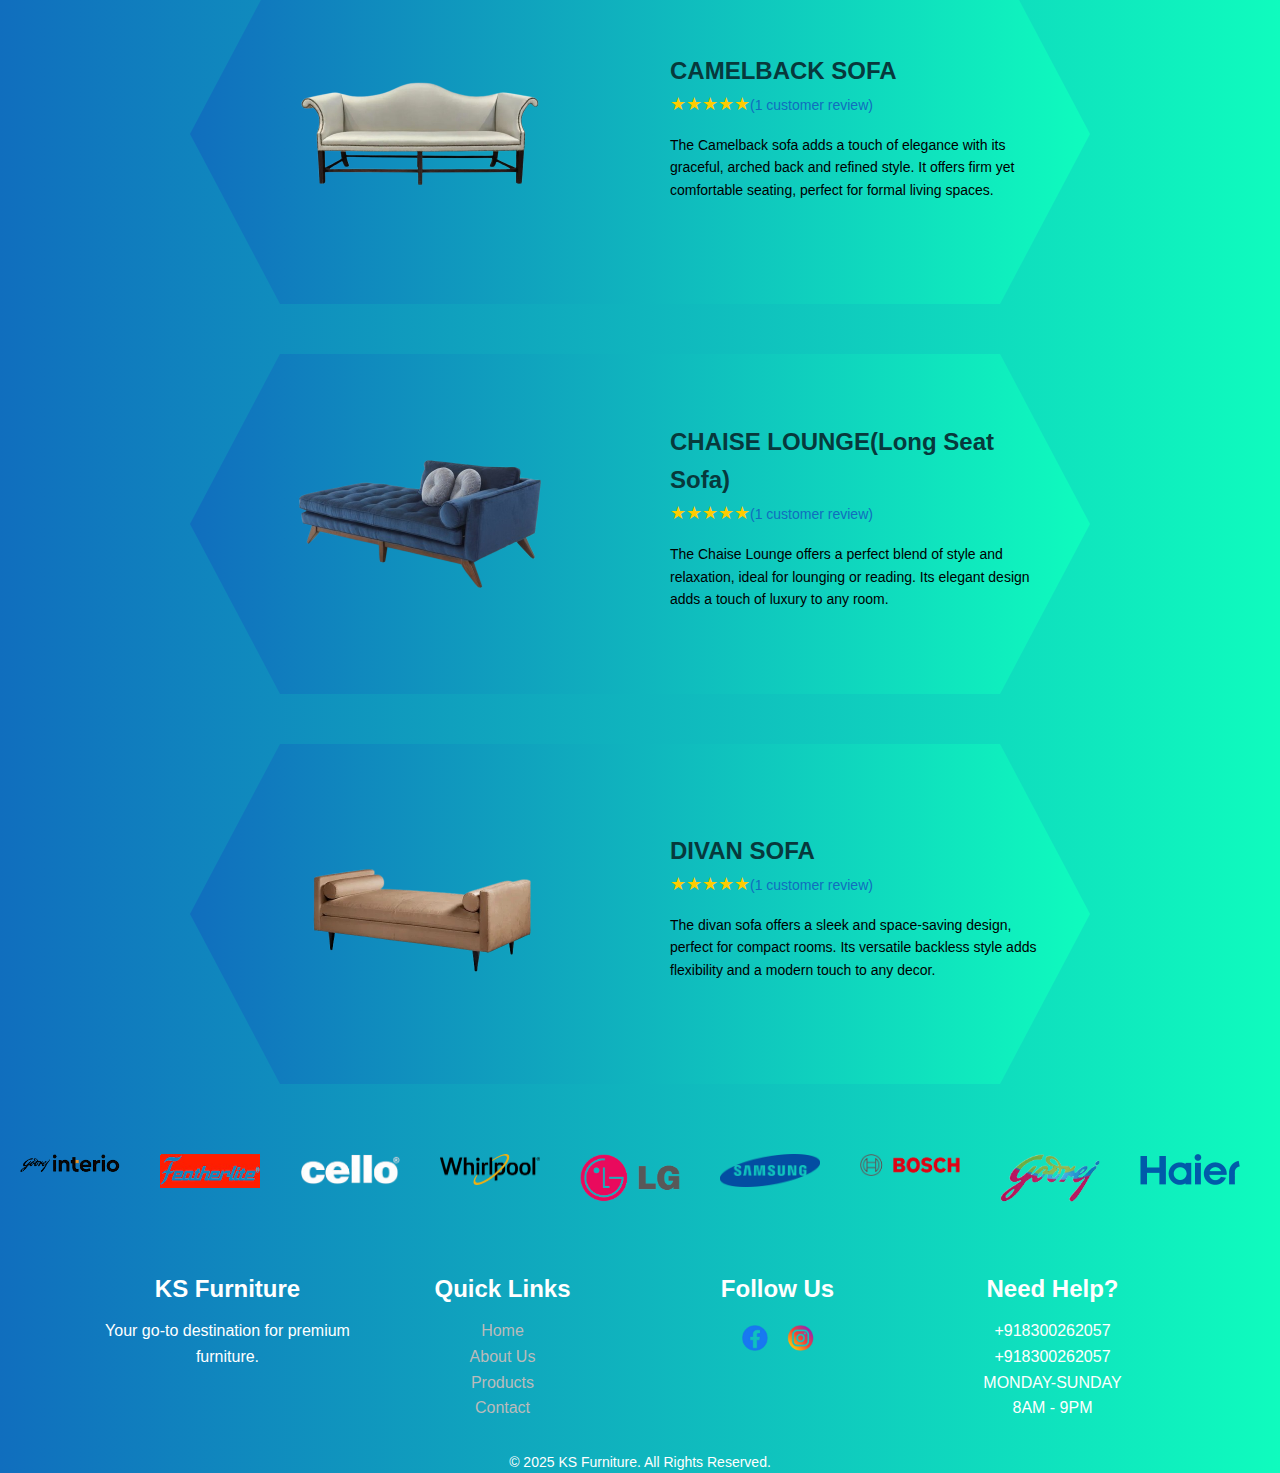
<file: sofa.html>
<!DOCTYPE html>
<html lang="en">
<head>
    <meta charset="UTF-8">
    <meta name="viewport" content="width=device-width, initial-scale=1.0">
    <link rel="shortcut icon" href="images/logo1.png">
    <title>SOFA</title>
    <link rel="stylesheet" href="sofa.css">
    <link href="https://cdn.jsdelivr.net/npm/bootstrap-icons/font/bootstrap-icons.css" rel="stylesheet">
    <link rel="stylesheet" href="https://cdnjs.cloudflare.com/ajax/libs/font-awesome/6.4.2/css/all.min.css">

</head>
<body>

    <script src="fun.js" defer></script>
    <!-- Header Section -->
    <header class="header">
        <div class="container">
            <!-- Jesus Logo at the Top -->
            <div class="jesus-logo">
                <img src="images/jesus.png" alt="Jesus Logo">
            </div>
    
            <!-- Combined Top Bar & Menu -->
            <div class="top-bar-menu">
                <div class="logo-search">
                    <div class="logo">
                        <img src="images/logo.png" alt="KS Furniture Logo">
                        <span>KS Furniture</span>
                    </div>
                    <div class="search-box">
                        <input type="text" id="searchBox" placeholder="What are you looking for?" onkeyup="liveSearch()" />
                        <ul id="searchResults"></ul>
                       
                    </div>
                    <!-- Floating Social Media Icons -->
                    <div class="floating-social-icons">
                        <a href="https://www.instagram.com/k.s.furniture27/" class="social-icon instagram" target="_blank"><i class="fab fa-instagram"></i></a>
                        <a href="https://wa.me/8300262057" class="social-icon whatsapp" target="_blank"><i class="fab fa-whatsapp"></i></a>
                        <a href="#" class="social-icon facebook" target="_blank"><i class="fab fa-facebook-f"></i></a>
                        <a href="tel:+918300262057" class="social-icon call"target="_blank"><i class="fas fa-phone"></i></a>
                    </div>

                </div>
    
                <nav class="nav-menu">
                    <ul>
                        <li><a href="chair.html" target="_blank">Chair</a></li>
                        <li><a href="table.html" target="_blank">Table</a></li>
                        <li><a href="bed.html" target="_blank">Bed</a></li>
                        <li><a href="washing machine.html" target="_blank">Washer</a></li>
                        <li><a href="mixer.html" target="_blank">Mixer/Grinder</a></li>
                        <li><a href="cupboard.html" target="_blank">Cupboard</a></li>
                        <li><a href="refrigerator.html" target="_blank">Fridge</a></li>
                    </ul>
                </nav>
            </div>
        </div>
    </header>
    <center><h1>SOFA</h1></center>
<section>
    <div class="product-container">
        <!-- Left Side - Image -->
        <div class="product-image">
            <img src="images/sectional sofa.png" alt="Sectional sofa">
        </div>
    
        <!-- Right Side - Product Details -->
        <div class="product-details">
            <h2>MODULAR SOFA</h2>
            <p class="rating">★★★★ <span class="review">(1 customer review)</span></p>
            <p class="description">
                The sectional sofa offers ample seating and modern style, perfect for family gatherings or lounging. Its modular design fits any space beautifully and adds a touch of elegance.
            </p>
            <!-- <div class="color-options">
                <label>Color:</label>
                <input type="radio" name="color" style="background-color: white;">
            </div> -->
        </div>
    </div>
</section>
<section><div class="product-container">
    <!-- Left Side - Image -->
    <div class="product-image">
        <img src="images/loveseat.png" alt="Two Seat">
    </div>

    <!-- Right Side - Product Details -->
    <div class="product-details">
        <h2>TWO SEAT SOFA</h2>
        <p class="rating">★★★★★ <span class="review">(1 customer review)</span></p>
        <p class="description">
            The two-seat sofa is compact yet comfortable, perfect for small living spaces or cozy corners. Its modern design and plush cushions provide both style and relaxation.
        </p>
        
        <!-- <div class="color-options">
            <label>Color:</label>
            <input type="radio" name="color" style="background-color: white;">
        </div> -->
    </div>
</div>
</section>
    <section><div class="product-container">
        <!-- Left Side - Image -->
        <div class="product-image">
            <img src="images/sleeper sofa.png" alt="Sleeper Sofa">
        </div>
    
        <!-- Right Side - Product Details -->
        <div class="product-details">
            <h2>SLEEPER SOFA</h2>
            <p class="rating">★★★★★<span class="review">(1 customer review)</span></p>
            <p class="description">
                The sleeper sofa is a smart and space-saving solution, offering both comfort and functionality. It's easy to convert and perfect for hosting overnight guests.
            </p>            
        </div>
    </div>
    </section>
    <section><div class="product-container">
        <!-- Left Side - Image -->
        <div class="product-image">
            <img src="images/chesterfield sofa.png" alt="Chesterfield Sofa">
        </div>
    
        <!-- Right Side - Product Details -->
        <div class="product-details">
            <h2>CHESTERFIELD SOFA</h2>
            <p class="rating">★★★★★<span class="review">(1 customer review)</span></p>
            <p class="description">
                The Chesterfield sofa adds a touch of elegance and luxury to any room with its classic deep-button design. It’s incredibly comfortable, durable, and makes a timeless statement piece.
            </p>            
        </div>
    </div>
    </section>
    <section><div class="product-container">
        <!-- Left Side - Image -->
        <div class="product-image">
            <img src="images/recliner sofa.png" alt="Recliner Sofa">
        </div>
    
        <!-- Right Side - Product Details -->
        <div class="product-details">
            <h2>RECLINER SOFA</h2>
            <p class="rating">★★★★★<span class="review">(1 customer review)</span></p>
            <p class="description">
                The recliner sofa offers unmatched comfort with its smooth reclining feature, perfect for relaxing after a long day. Its plush design and sturdy build make it a luxurious addition to any living room.
            </p>            
        </div>
    </div>
    </section>
    <section><div class="product-container">
        <!-- Left Side - Image -->
        <div class="product-image">
            <img src="images/futon sofa.png" alt="Futon Sofa">
        </div>
    
        <!-- Right Side - Product Details -->
        <div class="product-details">
            <h2>FUTON SOFA</h2>
            <p class="rating">★★★★★<span class="review">(1 customer review)</span></p>
            <p class="description">
                The futon sofa is compact and versatile, perfect for small spaces or guest rooms. It easily converts into a bed and offers decent comfort for both seating and sleeping.
            </p>            
        </div>
    </div>
    </section>
    <section><div class="product-container">
        <!-- Left Side - Image -->
        <div class="product-image">
            <img src="images/tuxedo sofa.png" alt="Tuxedo sofa">
        </div>
    
        <!-- Right Side - Product Details -->
        <div class="product-details">
            <h2>TUXEDO SOFA(Tailored Sofa)</h2>
            <p class="rating">★★★★★<span class="review">(1 customer review)</span></p>
            <p class="description">
                The Tuxedo sofa adds a touch of modern elegance with its sleek, high-arm design. It offers firm yet comfortable seating, perfect for contemporary living spaces.
            </p>            
        </div>
    </div>
    </section>
    <section><div class="product-container">
        <!-- Left Side - Image -->
        <div class="product-image">
            <img src="images/camelback sofa.png" alt="Camelback Sofa">
        </div>
    
        <!-- Right Side - Product Details -->
        <div class="product-details">
            <h2>CAMELBACK SOFA</h2>
            <p class="rating">★★★★★<span class="review">(1 customer review)</span></p>
            <p class="description">
                The Camelback sofa adds a touch of elegance with its graceful, arched back and refined style. It offers firm yet comfortable seating, perfect for formal living spaces.
            </p>            
        </div>
    </div>
    </section>
    <section><div class="product-container">
        <!-- Left Side - Image -->
        <div class="product-image">
            <img src="images/long seat.png" alt="Chaise Lounge">
        </div>
    
        <!-- Right Side - Product Details -->
        <div class="product-details">
            <h2>CHAISE LOUNGE(Long Seat Sofa)</h2>
            <p class="rating">★★★★★<span class="review">(1 customer review)</span></p>
            <p class="description">
                The Chaise Lounge offers a perfect blend of style and relaxation, ideal for lounging or reading. Its elegant design adds a touch of luxury to any room.
            </p>            
        </div>
    </div>
    </section>
    <section><div class="product-container">
        <!-- Left Side - Image -->
        <div class="product-image">
            <img src="images/divan sofa.png" alt="Divan Sofa">
        </div>
    
        <!-- Right Side - Product Details -->
        <div class="product-details">
            <h2>DIVAN SOFA</h2>
            <p class="rating">★★★★★<span class="review">(1 customer review)</span></p>
            <p class="description">
                The divan sofa offers a sleek and space-saving design, perfect for compact rooms. Its versatile backless style adds flexibility and a modern touch to any decor.
            </p>            
        </div>
    </div>
    </section>
    <div class="brand-slider">
        <div class="brand-track">
            <div class="brand"><img src="images/brand2.png" alt="Brand 2"></div>
            <div class="brand"><img src="images/brand3.png" alt="Brand 3"></div>
            <div class="brand"><img src="images/brand4.png" alt="Brand 4"></div>
            <div class="brand"><img src="images/brand5.png" alt="Brand 5"></div>
            <div class="brand"><img src="images/brand6.png" alt="Brand 6"></div>
            <div class="brand"><img src="images/brand7.png" alt="Brand 7"></div>
            <div class="brand"><img src="images/brand8.png" alt="Brand 8"></div>
            <div class="brand"><img src="images/brand9.png" alt="Brand 9"></div>
            <div class="brand"><img src="images/brand10.png" alt="Brand 10"></div>
            <div class="brand"><img src="images/brand11.png" alt="Brand 11"></div>
            <div class="brand"><img src="images/brand12.png" alt="Brand 12"></div>
            <div class="brand"><img src="images/brand13.png" alt="Brand 13"></div>
            <div class="brand"><img src="images/brand14.png" alt="Brand 14"></div>
            <div class="brand"><img src="images/brand1.png" alt="Brand 1"></div>
            <!-- Duplicating brands for smooth infinite loop -->
            <div class="brand"><img src="images/brand15.png" alt="Brand 15"></div>
            <div class="brand"><img src="images/brand16.png" alt="Brand 16"></div>
            <div class="brand"><img src="images/brand17.png" alt="Brand 17"></div>
            <div class="brand"><img src="images/brand18.png" alt="Brand 18"></div>
            <div class="brand"><img src="images/brand19.png" alt="Brand 19"></div>
            <div class="brand"><img src="images/brand20.png" alt="Brand 20"></div>
            <div class="brand"><img src="images/brand21.png" alt="Brand 21"></div>
            <div class="brand"><img src="images/brand22.png" alt="Brand 22"></div>
            <div class="brand"><img src="images/brand23.png" alt="Brand 23"></div>
            <div class="brand"><img src="images/brand24.png" alt="Brand 24"></div>
            <div class="brand"><img src="images/brand25.png" alt="Brand 25"></div>
            <div class="brand"><img src="images/brand26.png" alt="Brand 26"></div>
            <div class="brand"><img src="images/brand27.png" alt="Brand 27"></div>
            <div class="brand"><img src="images/brand28.png" alt="Brand 28"></div>
        </div>
    </div>
    <footer id="footer">
        <div class="footer-container">
            <div class="footer-section about">
                <h2>KS Furniture</h2>
                <p>Your go-to destination for premium furniture.</p>
            </div>
    
            <div class="footer-section links">
                <h2>Quick Links</h2>
                <ul>
                    <li><a href="index.html">Home</a></li>
                    <li><a href="#about-section">About Us</a></li>
                    <li><a href="#photo-container">Products</a></li>
                    <li><a href="#footer">Contact</a></li>
                </ul>
            </div>
    
            <div class="footer-section social">
                <h2>Follow Us</h2>
                <div class="social-icons">
                    <a href="https://www.facebook.com/"><img src="images/fb.png" alt="Facebook"></a>
                    <a href="https://www.instagram.com/k.s.furniture27/"><img src="images/insta.png" alt="Instagram"></a>
                </div>
            </div>
    
            <div class="footer-section contact">
                <h2>Need Help?</h2>
                <a href="tel:+918300262057">+918300262057</a><br>
                <a href="https://wa.me/8300262057">+918300262057</a>
                <p>MONDAY-SUNDAY <br>8AM - 9PM</p>
                
            </div>
        </div>
        <div class="footer-bottom">
            <p>&copy; 2025 KS Furniture. All Rights Reserved.</p>
        </div>
    </footer>
</body>
</html>
</file>
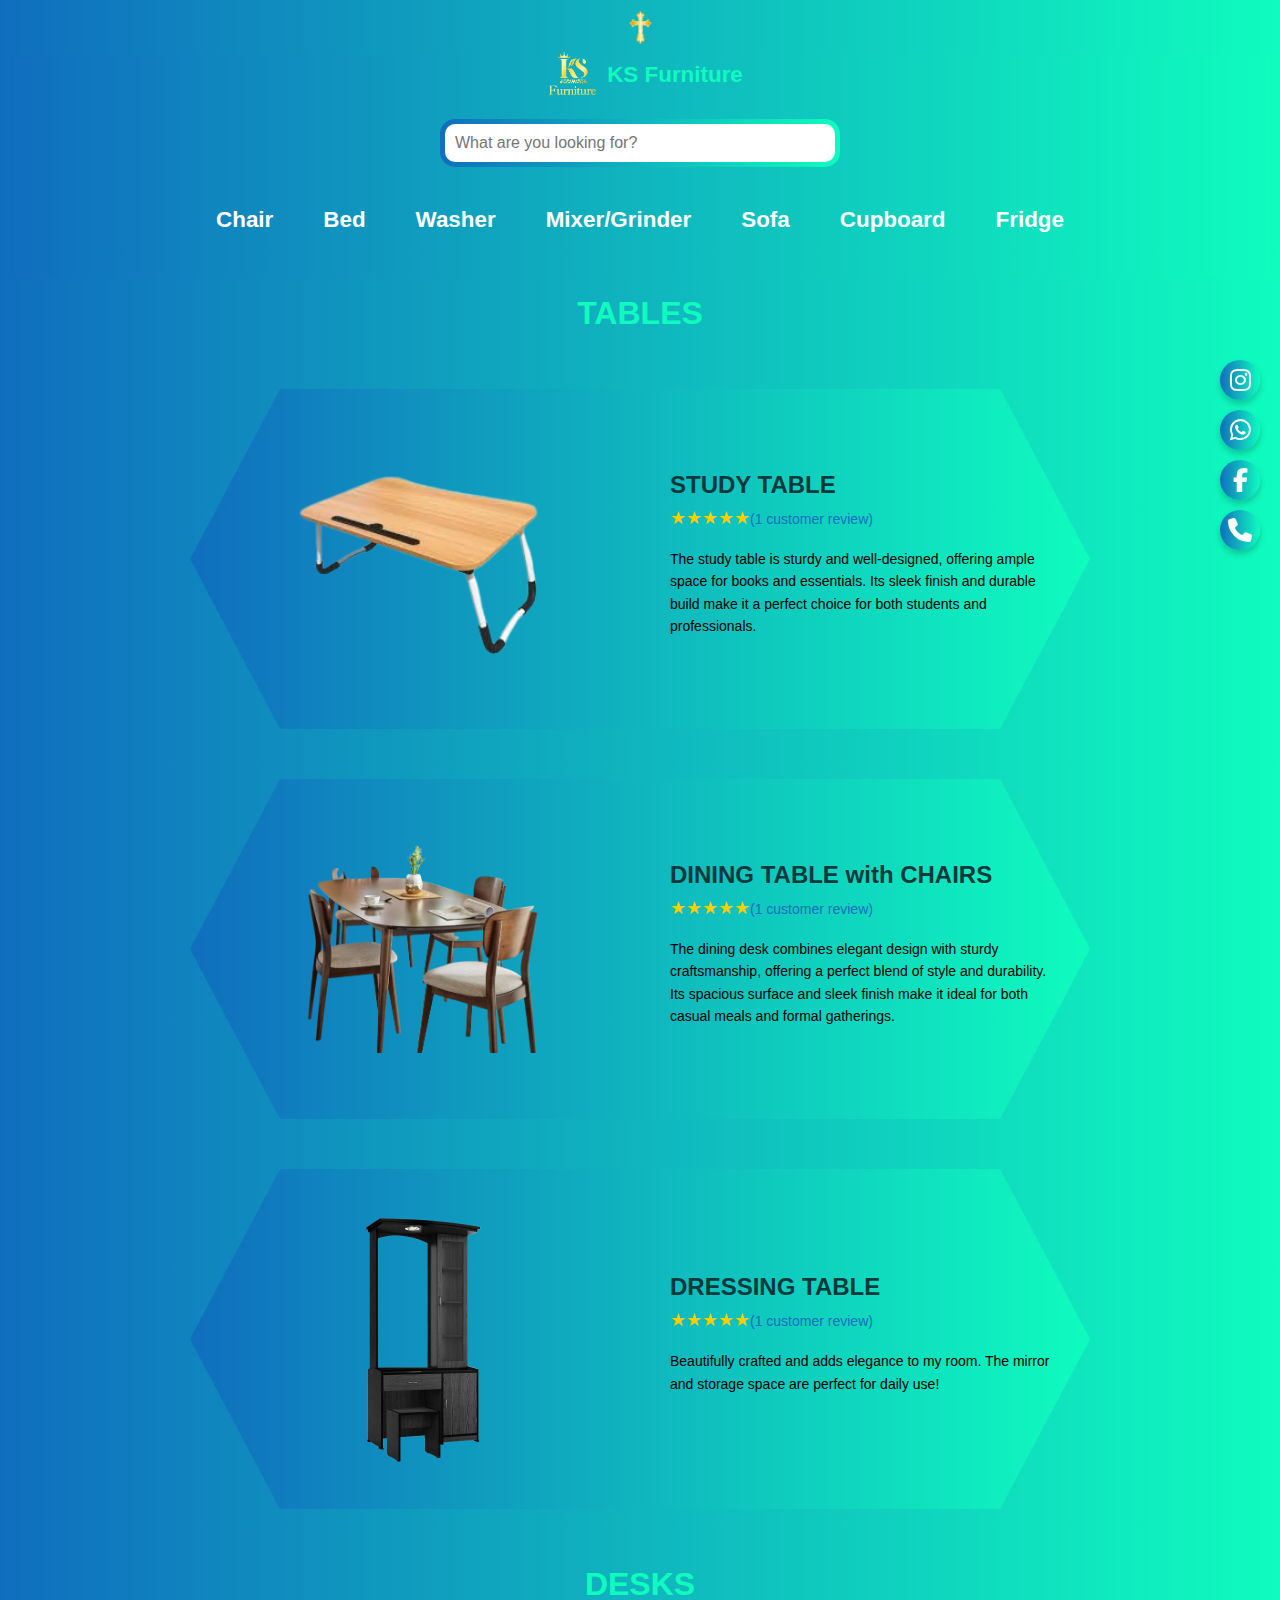
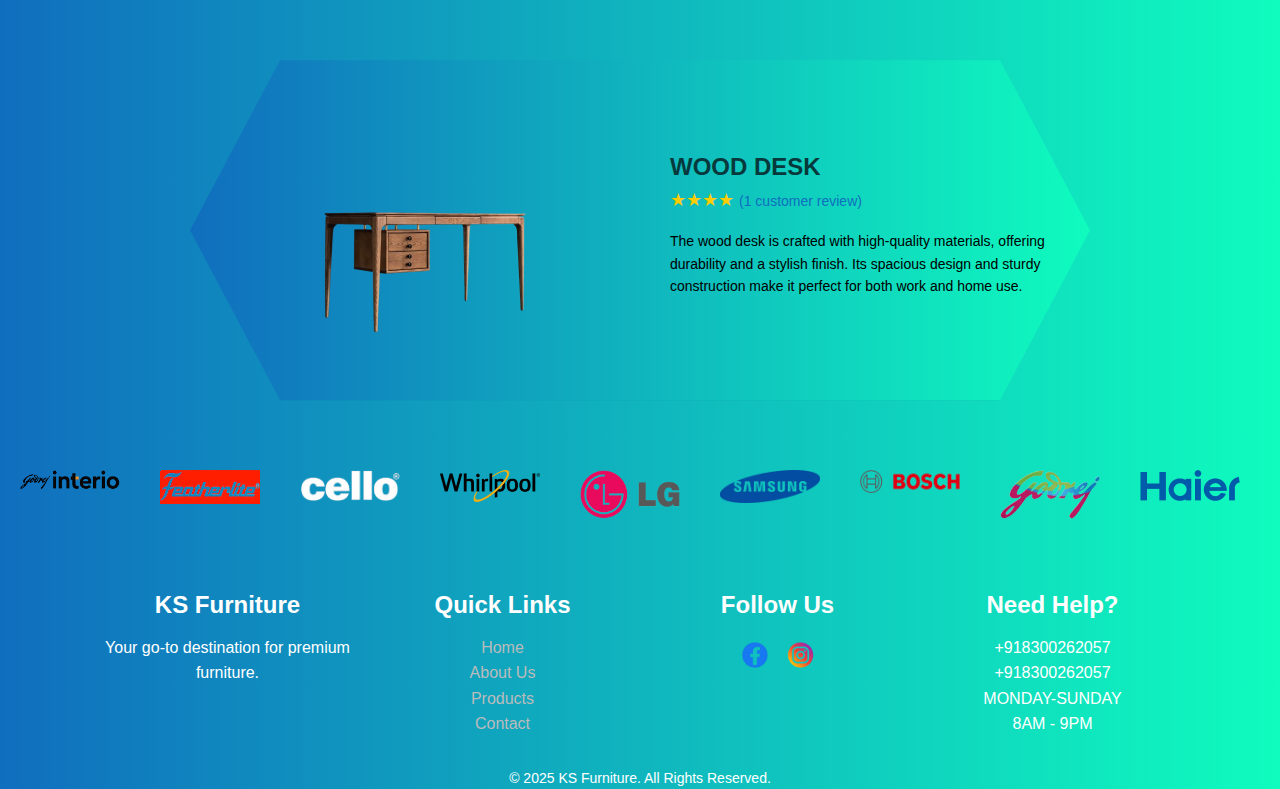
<file: table.html>
<!DOCTYPE html>
<html lang="en">
<head>
    <meta charset="UTF-8">
    <meta name="viewport" content="width=device-width, initial-scale=1.0">
    <link rel="shortcut icon" href="images/logo1.png">
    <title>TABLE</title>
    <link rel="stylesheet" href="table.css">
    <link href="https://cdn.jsdelivr.net/npm/bootstrap-icons/font/bootstrap-icons.css" rel="stylesheet">
    <link rel="stylesheet" href="https://cdnjs.cloudflare.com/ajax/libs/font-awesome/6.4.2/css/all.min.css">

</head>
<body>

    <script src="fun.js" defer></script>
    <!-- Header Section -->
    <header class="header">
        <div class="container">
            <!-- Jesus Logo at the Top -->
            <div class="jesus-logo">
                <img src="images/jesus.png" alt="Jesus Logo">
            </div>
    
            <!-- Combined Top Bar & Menu -->
            <div class="top-bar-menu">
                <div class="logo-search">
                    <div class="logo">
                        <img src="images/logo.png" alt="KS Furniture Logo">
                        <span>KS Furniture</span>
                    </div>
                    <div class="search-box">
                        <input type="text" id="searchBox" placeholder="What are you looking for?" onkeyup="liveSearch()" />
                        <ul id="searchResults"></ul>
                       
                    </div>
                    <!-- Floating Social Media Icons -->
                    <div class="floating-social-icons">
                        <a href="https://www.instagram.com/k.s.furniture27/" class="social-icon instagram" target="_blank"><i class="fab fa-instagram"></i></a>
                        <a href="https://wa.me/8300262057" class="social-icon whatsapp" target="_blank"><i class="fab fa-whatsapp"></i></a>
                        <a href="#" class="social-icon facebook" target="_blank"><i class="fab fa-facebook-f"></i></a>
                        <a href="tel:+918300262057" class="social-icon call"target="_blank"><i class="fas fa-phone"></i></a>
                    </div>

                </div>
    
                <nav class="nav-menu">
                    <ul>
                        <li><a href="chair.html" target="_blank">Chair</a></li>
                        <li><a href="bed.html" target="_blank">Bed</a></li>
                        <li><a href="washing machine.html" target="_blank">Washer</a></li>
                        <li><a href="mixer.html" target="_blank">Mixer/Grinder</a></li>
                        <li><a href="sofa.html" target="_blank">Sofa</a></li>
                        <li><a href="cupboard.html" target="_blank">Cupboard</a></li>
                        <li><a href="refrigerator.html" target="_blank">Fridge</a></li>
                    </ul>
                </nav>
            </div>
        </div>
    </header>
    
    <center><h1>TABLES</h1></center>
    <section><div class="product-container">
        <!-- Left Side - Image -->
        <div class="product-image">
            <img src="images/studytable.png" alt="Study Table">
        </div>
    
        <!-- Right Side - Product Details -->
        <div class="product-details">
            <h2>STUDY TABLE</h2>
            <p class="rating">★★★★★<span class="review">(1 customer review)</span></p>
            <p class="description">
                The study table is sturdy and well-designed, offering ample space for books and essentials. Its sleek finish and durable build make it a perfect choice for both students and professionals.
            </p>            
        </div>
    </div>
    </section>
    <section><div class="product-container">
        <!-- Left Side - Image -->
        <div class="product-image">
            <img src="images/dining table.png" alt="Dining Table">
        </div>
    
        <!-- Right Side - Product Details -->
        <div class="product-details">
            <h2>DINING TABLE with CHAIRS</h2>
            <p class="rating">★★★★★<span class="review">(1 customer review)</span></p>
            <p class="description">
                The dining desk combines elegant design with sturdy craftsmanship, offering a perfect blend of style and durability. Its spacious surface and sleek finish make it ideal for both casual meals and formal gatherings.
            </p>            
        </div>
    </div>
    </section>
    <section><div class="product-container">
        <!-- Left Side - Image -->
        <div class="product-image">
            <img src="images/dressing table.png" alt="Dressing Table">
        </div>
    
        <!-- Right Side - Product Details -->
        <div class="product-details">
            <h2>DRESSING TABLE</h2>
            <p class="rating">★★★★★<span class="review">(1 customer review)</span></p>
            <p class="description">
                Beautifully crafted and adds elegance to my room. The mirror and storage space are perfect for daily use!
            </p>            
        </div>
    </div>
    </section>
    <center><h1>DESKS</h1></center>
<section>
    <div class="product-container">
        <!-- Left Side - Image -->
        <div class="product-image">
            <img src="images/deskwood.png" alt="Wood Desk">
        </div>
    
        <!-- Right Side - Product Details -->
        <div class="product-details">
            <h2>WOOD DESK</h2>
            <p class="rating">★★★★ <span class="review">(1 customer review)</span></p>
            <p class="description">
                The wood desk is crafted with high-quality materials, offering durability and a stylish finish. Its spacious design and sturdy construction make it perfect for both work and home use.
            </p>
        </div>
    </div>
    <div class="brand-slider">
        <div class="brand-track">
            <div class="brand"><img src="images/brand2.png" alt="Brand 2"></div>
            <div class="brand"><img src="images/brand3.png" alt="Brand 3"></div>
            <div class="brand"><img src="images/brand4.png" alt="Brand 4"></div>
            <div class="brand"><img src="images/brand5.png" alt="Brand 5"></div>
            <div class="brand"><img src="images/brand6.png" alt="Brand 6"></div>
            <div class="brand"><img src="images/brand7.png" alt="Brand 7"></div>
            <div class="brand"><img src="images/brand8.png" alt="Brand 8"></div>
            <div class="brand"><img src="images/brand9.png" alt="Brand 9"></div>
            <div class="brand"><img src="images/brand10.png" alt="Brand 10"></div>
            <div class="brand"><img src="images/brand11.png" alt="Brand 11"></div>
            <div class="brand"><img src="images/brand12.png" alt="Brand 12"></div>
            <div class="brand"><img src="images/brand13.png" alt="Brand 13"></div>
            <div class="brand"><img src="images/brand14.png" alt="Brand 14"></div>
            <div class="brand"><img src="images/brand1.png" alt="Brand 1"></div>
            <!-- Duplicating brands for smooth infinite loop -->
            <div class="brand"><img src="images/brand15.png" alt="Brand 15"></div>
            <div class="brand"><img src="images/brand16.png" alt="Brand 16"></div>
            <div class="brand"><img src="images/brand17.png" alt="Brand 17"></div>
            <div class="brand"><img src="images/brand18.png" alt="Brand 18"></div>
            <div class="brand"><img src="images/brand19.png" alt="Brand 19"></div>
            <div class="brand"><img src="images/brand20.png" alt="Brand 20"></div>
            <div class="brand"><img src="images/brand21.png" alt="Brand 21"></div>
            <div class="brand"><img src="images/brand22.png" alt="Brand 22"></div>
            <div class="brand"><img src="images/brand23.png" alt="Brand 23"></div>
            <div class="brand"><img src="images/brand24.png" alt="Brand 24"></div>
            <div class="brand"><img src="images/brand25.png" alt="Brand 25"></div>
            <div class="brand"><img src="images/brand26.png" alt="Brand 26"></div>
            <div class="brand"><img src="images/brand27.png" alt="Brand 27"></div>
            <div class="brand"><img src="images/brand28.png" alt="Brand 28"></div>
        </div>
    </div>
    <footer id="footer">
        <div class="footer-container">
            <div class="footer-section about">
                <h2>KS Furniture</h2>
                <p>Your go-to destination for premium furniture.</p>
            </div>
    
            <div class="footer-section links">
                <h2>Quick Links</h2>
                <ul>
                    <li><a href="index.html">Home</a></li>
                    <li><a href="#about-section">About Us</a></li>
                    <li><a href="#photo-container">Products</a></li>
                    <li><a href="#footer">Contact</a></li>
                </ul>
            </div>
    
            <div class="footer-section social">
                <h2>Follow Us</h2>
                <div class="social-icons">
                    <a href="https://www.facebook.com/"><img src="images/fb.png" alt="Facebook"></a>
                    <a href="https://www.instagram.com/k.s.furniture27/"><img src="images/insta.png" alt="Instagram"></a>
                </div>
            </div>
    
            <div class="footer-section contact">
                <h2>Need Help?</h2>
                <a href="tel:+918300262057">+918300262057</a><br>
                <a href="https://wa.me/8300262057">+918300262057</a>
                <p>MONDAY-SUNDAY <br>8AM - 9PM</p>
                
            </div>
        </div>
        <div class="footer-bottom">
            <p>&copy; 2025 KS Furniture. All Rights Reserved.</p>
        </div>
    </footer>
</body>
</html>
</file>
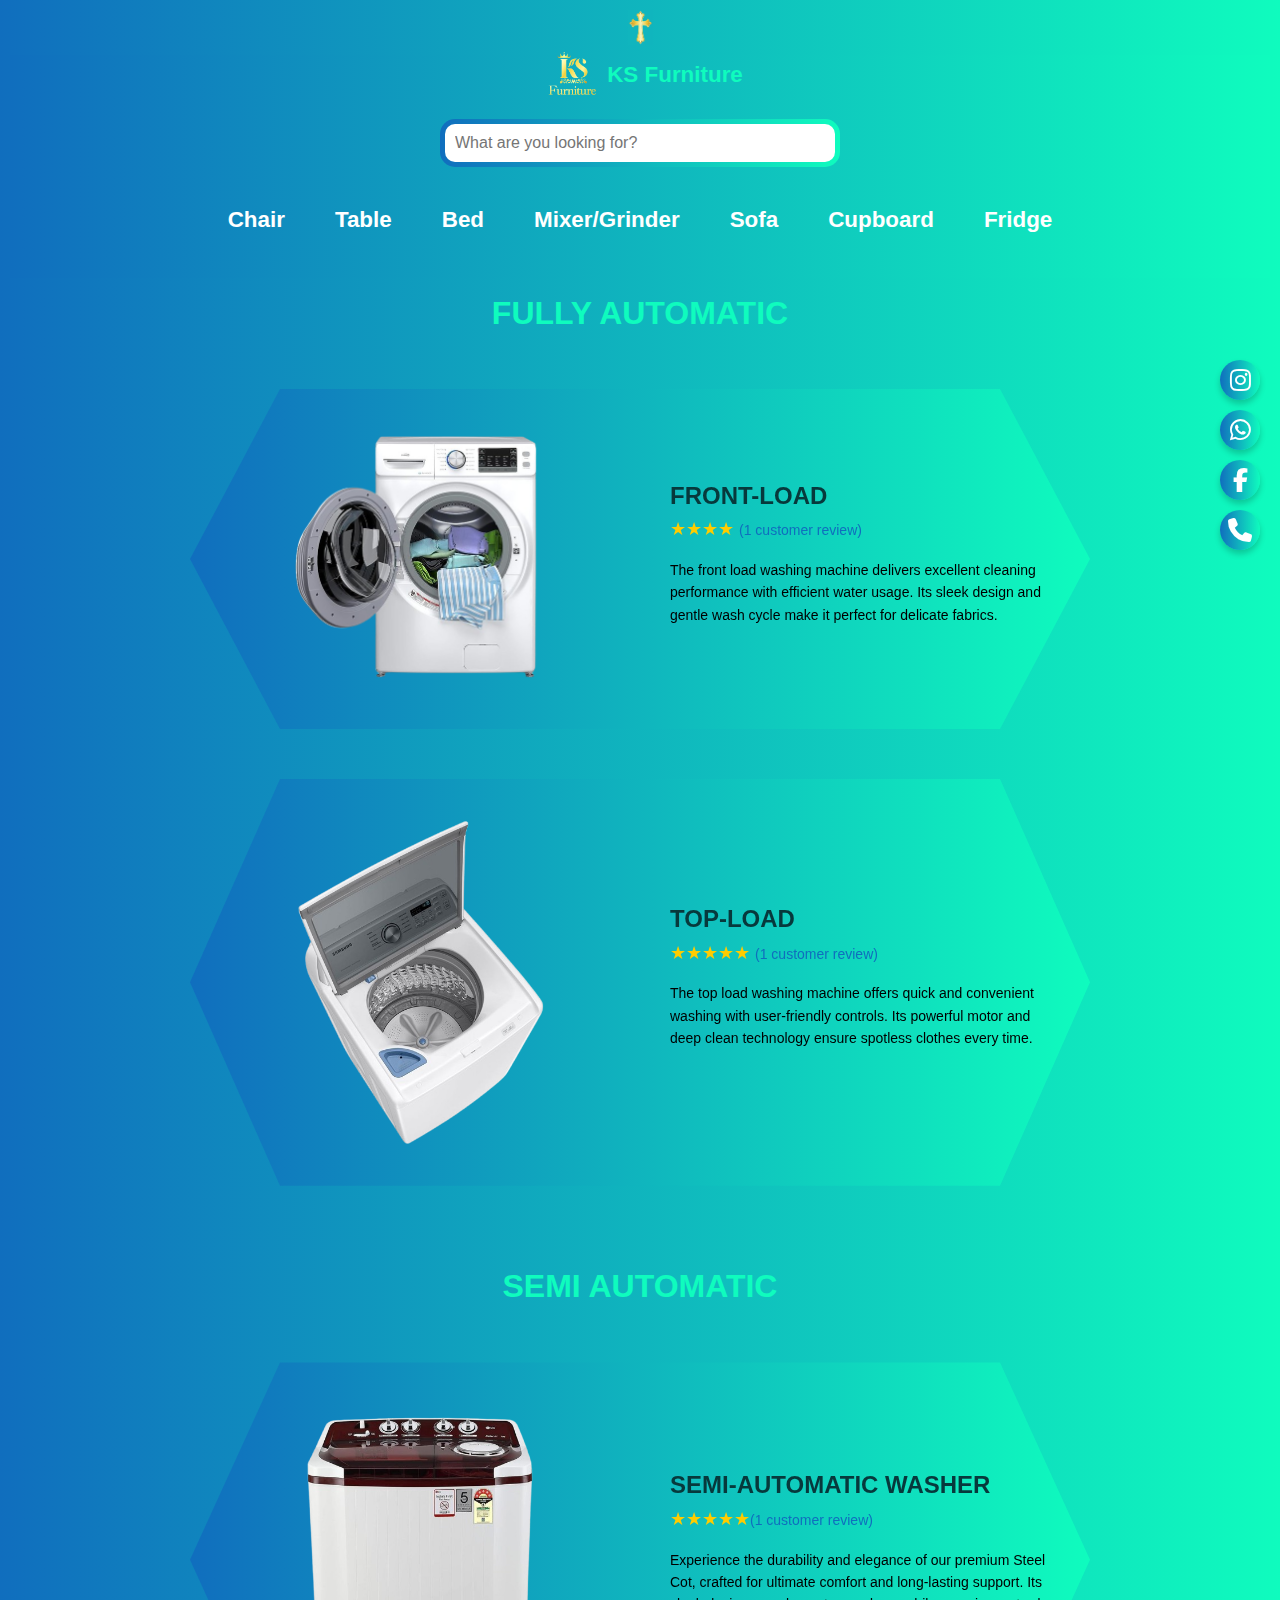
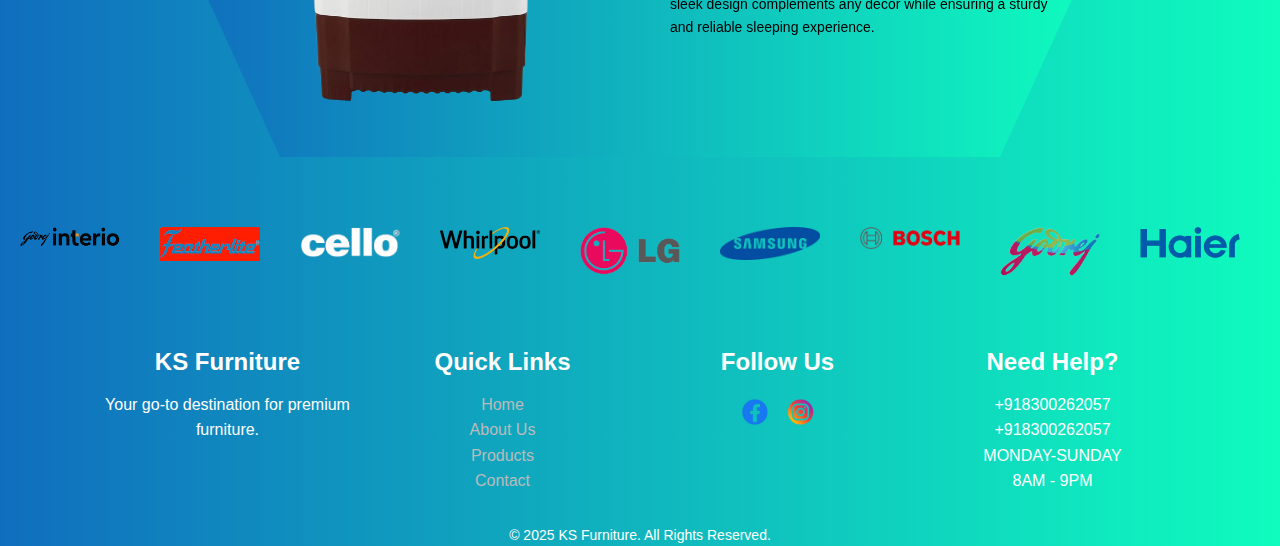
<file: washing machine.html>
<!DOCTYPE html>
<html lang="en">
<head>
    <meta charset="UTF-8">
    <meta name="viewport" content="width=device-width, initial-scale=1.0">
    <link rel="shortcut icon" href="images/logo1.png">
    <title>WASHING MACHINE</title>
    <link rel="stylesheet" href="washing machine.css">
    <link href="https://cdn.jsdelivr.net/npm/bootstrap-icons/font/bootstrap-icons.css" rel="stylesheet">
    <link rel="stylesheet" href="https://cdnjs.cloudflare.com/ajax/libs/font-awesome/6.4.2/css/all.min.css">

</head>
<body>

    <script src="fun.js" defer></script>
    <!-- Header Section -->
    <header class="header">
        <div class="container">
            <!-- Jesus Logo at the Top -->
            <div class="jesus-logo">
                <img src="images/jesus.png" alt="Jesus Logo">
            </div>
    
            <!-- Combined Top Bar & Menu -->
            <div class="top-bar-menu">
                <div class="logo-search">
                    <div class="logo">
                        <img src="images/logo.png" alt="KS Furniture Logo">
                        <span>KS Furniture</span>
                    </div>
                    <div class="search-box">
                        <input type="text" id="searchBox" placeholder="What are you looking for?" onkeyup="liveSearch()" />
                        <ul id="searchResults"></ul>
                       
                    </div>
                    <!-- Floating Social Media Icons -->
                    <div class="floating-social-icons">
                        <a href="https://www.instagram.com/k.s.furniture27/" class="social-icon instagram" target="_blank"><i class="fab fa-instagram"></i></a>
                        <a href="https://wa.me/8300262057" class="social-icon whatsapp" target="_blank"><i class="fab fa-whatsapp"></i></a>
                        <a href="#" class="social-icon facebook" target="_blank"><i class="fab fa-facebook-f"></i></a>
                        <a href="tel:+918300262057" class="social-icon call"target="_blank"><i class="fas fa-phone"></i></a>
                    </div>

                </div>
    
                <nav class="nav-menu">
                    <ul>
                        <li><a href="chair.html" target="_blank">Chair</a></li>
                        <li><a href="table.html" target="_blank">Table</a></li>
                        <li><a href="bed.html" target="_blank">Bed</a></li>
                        <li><a href="mixer.html" target="_blank">Mixer/Grinder</a></li>
                        <li><a href="sofa.html" target="_blank">Sofa</a></li>
                        <li><a href="cupboard.html" target="_blank">Cupboard</a></li>
                        <li><a href="refrigerator.html" target="_blank">Fridge</a></li>
                    </ul>
                </nav>
            </div>
        </div>
    </header>
    <center><h1>FULLY AUTOMATIC</h1></center>
<section>
    <div class="product-container">
        <!-- Left Side - Image -->
        <div class="product-image">
            <img src="images/front load.png" alt="Front Load">
        </div>
    
        <!-- Right Side - Product Details -->
        <div class="product-details">
            <h2>FRONT-LOAD</h2>
            <p class="rating">★★★★ <span class="review">(1 customer review)</span></p>
            <p class="description">
                The front load washing machine delivers excellent cleaning performance with efficient water usage. Its sleek design and gentle wash cycle make it perfect for delicate fabrics.
            </p>
            
            <!-- <div class="color-options">
                <label>Color:</label>
                <input type="radio" name="color" style="background-color: white;">
            </div> -->
        </div>
    </div>
</section>
<section><div class="product-container">
    <!-- Left Side - Image -->
    <div class="product-image">
        <img src="images/top load.png" alt="Top Load">
    </div>

    <!-- Right Side - Product Details -->
    <div class="product-details">
        <h2>TOP-LOAD</h2>
        <p class="rating">★★★★★ <span class="review">(1 customer review)</span></p>
        <p class="description">
            The top load washing machine offers quick and convenient washing with user-friendly controls. Its powerful motor and deep clean technology ensure spotless clothes every time.
        </p>
        
        <!-- <div class="color-options">
            <label>Color:</label>
            <input type="radio" name="color" style="background-color: white;">
        </div> -->
    </div>
</div>
</section>

    <br>
    <center><h1>SEMI AUTOMATIC</h1></center>
    <section><div class="product-container">
        <!-- Left Side - Image -->
        <div class="product-image">
            <img src="images/semi.png" alt="Semi">
        </div>
    
        <!-- Right Side - Product Details -->
        <div class="product-details">
            <h2>SEMI-AUTOMATIC WASHER</h2>
            <p class="rating">★★★★★<span class="review">(1 customer review)</span></p>
            <p class="description">
                Experience the durability and elegance of our premium Steel Cot, crafted for ultimate comfort and long-lasting support. Its sleek design complements any decor while ensuring a sturdy and reliable sleeping experience.
            </p>            
        </div>
    </div>
    </section>
    <div class="brand-slider">
        <div class="brand-track">
            <div class="brand"><img src="images/brand2.png" alt="Brand 2"></div>
            <div class="brand"><img src="images/brand3.png" alt="Brand 3"></div>
            <div class="brand"><img src="images/brand4.png" alt="Brand 4"></div>
            <div class="brand"><img src="images/brand5.png" alt="Brand 5"></div>
            <div class="brand"><img src="images/brand6.png" alt="Brand 6"></div>
            <div class="brand"><img src="images/brand7.png" alt="Brand 7"></div>
            <div class="brand"><img src="images/brand8.png" alt="Brand 8"></div>
            <div class="brand"><img src="images/brand9.png" alt="Brand 9"></div>
            <div class="brand"><img src="images/brand10.png" alt="Brand 10"></div>
            <div class="brand"><img src="images/brand11.png" alt="Brand 11"></div>
            <div class="brand"><img src="images/brand12.png" alt="Brand 12"></div>
            <div class="brand"><img src="images/brand13.png" alt="Brand 13"></div>
            <div class="brand"><img src="images/brand14.png" alt="Brand 14"></div>
            <div class="brand"><img src="images/brand1.png" alt="Brand 1"></div>
            <!-- Duplicating brands for smooth infinite loop -->
            <div class="brand"><img src="images/brand15.png" alt="Brand 15"></div>
            <div class="brand"><img src="images/brand16.png" alt="Brand 16"></div>
            <div class="brand"><img src="images/brand17.png" alt="Brand 17"></div>
            <div class="brand"><img src="images/brand18.png" alt="Brand 18"></div>
            <div class="brand"><img src="images/brand19.png" alt="Brand 19"></div>
            <div class="brand"><img src="images/brand20.png" alt="Brand 20"></div>
            <div class="brand"><img src="images/brand21.png" alt="Brand 21"></div>
            <div class="brand"><img src="images/brand22.png" alt="Brand 22"></div>
            <div class="brand"><img src="images/brand23.png" alt="Brand 23"></div>
            <div class="brand"><img src="images/brand24.png" alt="Brand 24"></div>
            <div class="brand"><img src="images/brand25.png" alt="Brand 25"></div>
            <div class="brand"><img src="images/brand26.png" alt="Brand 26"></div>
            <div class="brand"><img src="images/brand27.png" alt="Brand 27"></div>
            <div class="brand"><img src="images/brand28.png" alt="Brand 28"></div>
        </div>
    </div>
    <footer id="footer">
        <div class="footer-container">
            <div class="footer-section about">
                <h2>KS Furniture</h2>
                <p>Your go-to destination for premium furniture.</p>
            </div>
    
            <div class="footer-section links">
                <h2>Quick Links</h2>
                <ul>
                    <li><a href="index.html">Home</a></li>
                    <li><a href="#about-section">About Us</a></li>
                    <li><a href="#photo-container">Products</a></li>
                    <li><a href="#footer">Contact</a></li>
                </ul>
            </div>
    
            <div class="footer-section social">
                <h2>Follow Us</h2>
                <div class="social-icons">
                    <a href="https://www.facebook.com/"><img src="images/fb.png" alt="Facebook"></a>
                    <a href="https://www.instagram.com/k.s.furniture27/"><img src="images/insta.png" alt="Instagram"></a>
                </div>
            </div>
    
            <div class="footer-section contact">
                <h2>Need Help?</h2>
                <a href="tel:+918300262057">+918300262057</a><br>
                <a href="https://wa.me/8300262057">+918300262057</a>
                <p>MONDAY-SUNDAY <br>8AM - 9PM</p>
                
            </div>
        </div>
        <div class="footer-bottom">
            <p>&copy; 2025 KS Furniture. All Rights Reserved.</p>
        </div>
    </footer>
</body>
</html>
</file>
<file: style.css>
/* General Styles */
* {
    margin: 0;
    padding: 0;
    box-sizing: border-box;
}

body,html {
    font-family: Arial, sans-serif;
    line-height: 1.6;
    background: linear-gradient(90deg, #106EBE, #0FFCBE);
    color: #0FFCBE;
    overflow-x: hidden;
    max-width: 100%;
}

/* Container Styling */
.container {
    display: flex;
    flex-direction: column;
    align-items: center;
    width: 100%;
    padding: 10px;
}

/* Jesus Logo Styling */
.jesus-logo img {
    width: 25px; /* Adjust size */
    height: auto;
    margin-bottom: 10px;
    overflow: hidden;
    display: block;
    max-width: 100%;
}

/* Top Bar & Menu */
.top-bar-menu {
    display: flex;
    flex-direction: column;
    align-items: center;
    background: linear-gradient(90deg, #106EBE, #0FFCBE);
    padding: 15px 20px;
    width: 100%;
    color: #0FFCBE;
}

/* Logo and Search Box */
.logo-search {
    display: flex;
    justify-content: space-between;
    align-items: center;
    width: 100%;
    max-width: 1200px;
    flex-wrap: wrap; /* Ensures items wrap on small screens */
    padding: 10px;
    text-align: center;
}

/* Logo Styling */
.logo {
    display: flex;
    align-items: center;
    justify-content: center; /* Center the logo horizontally */
    font-size: 1.4rem;
    font-weight: bold;
    width: 100%; /* Ensures full width */
    text-align: center;
    margin: 10px 0;
    margin-top: -40px;
}

/* Centering the Logo Image */
.logo img {
   max-width: 70px;
    height: auto;
    margin-right: 0;
    width: 20vw;
}

/* Search Box */
.search-box {
    display: flex;
    flex-direction: column;
    align-items: center;
    background: linear-gradient(90deg, #106EBE, #0FFCBE);
    padding: 5px;
    border-radius: 15px;
    width: 90%;
    position: relative;
    max-width: 400px;
    margin: 0 auto;
}

/* Search Input */
.search-box input {
    border: none;
    outline: none;
    padding: 10px;
    font-size: 1rem;
    width: 100%;
    border-radius: 10px;
    
}

/* Search Results (inside the box) */
#searchResults {
    width: 100%;
    list-style: none;
    padding: 0;
    margin-top: 5px;
    max-height: 150px;
    overflow-y: auto;
    background: linear-gradient(90deg, #106EBE, #0FFCBE);
    border-radius: 10px;
    display: none; /* Hidden initially */
}

/* Search Result Items */
#searchResults li {
    padding: 10px;
    cursor: pointer;
    border-bottom: 1px solid #ddd;
}

#searchResults li:hover {
    background: #106EBE;
}

/* Floating Social Media Icons */
.floating-social-icons {
    position: fixed;
    top: 40%;
    right: 20px;
    display: flex;
    flex-direction: column;
    gap: 10px;
    z-index: 1000;
}

.floating-social-icons .social-icon {
    width: 40px;
    height: 40px;
    display: flex;
    align-items: center;
    justify-content: center;
    background: linear-gradient(90deg, #106EBE, #0FFCBE);
    color: white;
    font-size: 1.5rem;
    border-radius: 50%;
    text-decoration: none;
    transition: all 0.3s ease;
    box-shadow: 0px 4px 6px rgba(0, 0, 0, 0.2);
}

.floating-social-icons .social-icon:hover {
    transform: scale(1.2);
}

/* Different Colors on Hover */
.instagram:hover { background: #0FFCBE; }
.whatsapp:hover { background: #0FFCBE;}
.facebook:hover { background: #0FFCBE;}
.call:hover { background: #0FFCBE; }

/* Top Navigation Bar */
.top-bar-menu {
    display: flex;
    justify-content: space-between;
    align-items: center;
    background-color:linear-gradient(90deg, #106EBE, #0FFCBE);
    padding: 15px 20px;
    width: 100%;
    color: #0FFCBE;
}

/* Navigation Bar */
.menu {
    text-align: center;
    padding: 15px;
}

/* Menu List */
.menu-list {
    list-style: none;
    display: flex;
    justify-content: center;
    flex-wrap: wrap;
    gap: 30px;
    padding: 0;
}

.menu-list li {
    display: flex;
    flex-direction: column;
    align-items: center;
    cursor: pointer;
    transform: translateY(-10px);
    transition:  fadeInUp 0.8s ease-in-out;
}
.menu-list a {
    text-decoration: none; /* Remove underline */
    color: white; /* Text color */
    display: flex;
    flex-direction: column;
    align-items: center;
}

.menu-list li:hover {
    animation: fadeInUp 0.8s ease-in-out forwards;
}

/* Animation Keyframes */
@keyframes fadeInUp {
    from {
        opacity: 0;
        transform: translateY(-10px);
    }
    to {
        opacity: 1;
        transform: translateY(0);
    }
}
.menu-list img {
    width: 70px;
    height: 70px;
    transition: transform 0.3s ease-in-out;
}
.menu-list img:hover {
    transform: scale(1.2);
}
.menu-list span {
    font-size: 14px;
    color: white;
    margin-top: 5px;
}



/* Hero Section */
.hero-section {
    display: flex;
    align-items: center;
    justify-content: space-between;
    padding: 80px;
    background: linear-gradient(90deg, #106EBE, #0FFCBE);
    min-height: 10vh;
    position: relative;
    overflow: hidden;
    flex-wrap: wrap;
    border-radius: 15px;
    margin: auto;
    padding-top: 20px;
    padding-bottom: 20px;
    max-width: 1200px;  
}

/* Hero Content */
.hero-content {
    max-width: 600px;
    color: white;
    padding: 20px;
    text-align: left;
    flex: 1;
}

.hero-content h1 {
    font-size: 50px;
    font-weight: bold;
    margin-bottom: 10px;
}

.hero-content p {
    font-size: 20px;
    margin-bottom: 20px;
}

/* Buttons */
.buttons {
    display: flex;
    gap: 15px;
    flex-wrap: wrap;
}

/* Button Styling */
.btn {
    padding: 12px 25px;
    border-radius: 25px;
    text-decoration: none;
    font-size: 16px;
    font-weight: bold;
    color: white;
    background: linear-gradient(90deg, #106EBE, #0FFCBE);
    transition: 0.3s ease-in-out;
    position: relative;
}

.btn:hover {
    background: #0FFCBE;
    transform: scale(1.1);
    box-shadow: 0px 4px 15px rgba(255, 255, 255, 0.3);
}

/* Hero Image Container */
.hero-image {
    perspective: 1000px; /* Enables 3D effect */
    width: 500px;
    max-width: 100%;
    display: flex;
    justify-content: center;
    align-items: center;
    flex: 1;
   
    
}

/* Image Container with Rotation */
.image-container {
    width: 100%;
    height: auto;
    padding: 20px;
    position: relative;
    top: -120px;
    transform-style: preserve-3d;
    animation: rotateImages 6s infinite linear;
}

/* Image Styling */
.image {
    width: 100%;
    position: absolute;
    backface-visibility: hidden;
    border-radius: 15px;
    box-shadow: 0px 4px 10px rgba(150, 136, 136, 0.2);
}

/* Front Image */
.image-front {
    transform: rotateY(0deg);
}

/* Back Image */
.image-back {
    transform: rotateY(180deg);
}

/* 3D Rotation Animation */
@keyframes rotateImages {
    0% { transform: rotateY(0deg); }
    50% { transform: rotateY(180deg); }
    100% { transform: rotateY(360deg); }
}

/* Hover Effect for Extra Rotation */
.image-container:hover {
    animation: rotateHover 1s ease-in-out;
}

@keyframes rotateHover {
    0% { transform: rotateY(0deg); }
    100% { transform: rotateY(20deg); }
}

/* Animations */
@keyframes fadeIn {
    0% { opacity: 0; transform: translateY(20px); }
    100% { opacity: 1; transform: translateY(0); }
}

/* Delayed Fade-In */
.fade-in { animation: fadeIn 1s ease-in-out forwards; }
.delay-1 { animation-delay: 0.5s; }
.delay-2 { animation-delay: 1s; }

.calculation-section {
    display: flex;
    flex-direction: column;
    align-items: center;
    padding: 5vw;
    font-family: Arial, sans-serif;
    position: relative; /* Enable absolute positioning for child elements */
    text-align: center;
}

/* Move calculation header up */
.calculation-header {
    margin-bottom: 30px;
    position: relative;
    top: 0px; /* Adjust as needed to move upward */
    left: 0px;
    text-align: center;
}

/* Style for header text */
.calculation-header p {
    font-size: 14px;
    color: white;
    margin: 0;
}

.calculation-header h1 {
    font-size: 4vw;
    font-weight: bold;
    margin: 10px 0 0;
    color: white;
}

.calculation-header .highlight {
    color: #0FFCBE; /* Highlight color for the number */
}

/* Align calculation details to the right */
.calculation-details {
    display: flex;
    flex-wrap: wrap;
    gap: 30px;
    justify-content: center;
    width: 100%;
    margin-top: -20px;
}

.detail {
    display: flex;
    align-items: center;
    justify-content: center;
    flex-direction: row;
    max-width: 250px;
}

.detail .line {
    width: 30px;
    height: 4px;
    background-color: white; /* Yellow line color */
    margin-right: 10px;
}

.detail-content {
    text-align: center;
}

.detail-content h2 {
    font-size: 2vw;
    font-weight: bold;
    margin: 0;
    color: #106EBE;
}

.detail-content p {
    font-size: 14px;
    color: white;
    margin: 5px 0 0;
}

#photo-container {
    
    display: flex;
    flex-wrap: wrap;
    justify-content: center; /* Space between photos */
    align-items: center;
    margin: 1vw 0;
    padding: 40px 20px;
    gap: 20px; /* Space between each photo */
    
}

.photo-box {
    position: relative;
    width: 400px;
    height: 500px;
    text-decoration: none; /* Remove link underline */
    overflow: hidden;
    border-radius: 10px;
    box-shadow: 0 4px 8px rgba(0, 0, 0, 0.2);
    transition: transform 0.3s, box-shadow 0.3s;
}

.photo-box:hover {
    transform: scale(1.05); /* Slight zoom effect */
    box-shadow: 0 6px 12px rgba(0, 0, 0, 0.3);
}

.photo-box img {
    width: 100%;
    height: 100%;
    object-fit: cover;
    display: block;
    position:absolute;
    border-radius: 10px;
}

.photo-text {
    position: absolute;
    bottom: 0;
    left: 0;
    width: 100%;
    background: linear-gradient(90deg, #106EBE, #0FFCBE); /* Semi-transparent overlay */
    color: white;
    text-align: center;
    font-size: 18px;
    padding: 10px 0;
    font-weight: bold;
    border-bottom-left-radius: 10px;
    border-bottom-right-radius: 10px;
    transition: background 0.3s;
}

.photo-box:hover .photo-text {
    background: #106EBE; /* Darker overlay on hover */
}

/* About Section */
#about-section {
    background-color: linear-gradient(90deg, #106EBE, #0FFCBE);
    padding: 5vw 10%;
    color: white;
}

.about-container {
    display: flex;
    align-items: center;
    justify-content: space-between;
    flex-wrap: wrap;
    gap: 20px;
}

.about-text {
    width: 50%;
    text-align: left;
    order: 1;
}
.about-text h1{
    color: #0FFCBE ;
    font-size: 2.5vw;
}
.about-text h2{
    font-size: 1.8vw;
}

.about-text p {
    font-size: 1.2vw;
    line-height: 1.6;
}

/* Image Section */
.about-image {
    width: 40%;
    position: relative;
    order: 2;
}

.about-image img {
    width: 100%;
    max-width: 280px;
    border-radius: 50%;
    background-color: linear-gradient(90deg, #106EBE, #0FFCBE);
    padding: 10px;
    position: relative;
    right: -100px;
    
    /* Initial State */
    opacity: 0;
    transform: translateX(50px) rotate(-10deg);
    
    /* Apply Animations */
    animation: bounceInRotate 1.2s ease-out forwards, floatRotate 4s ease-in-out infinite;
}

/* Keyframe animation for Bounce-In & Rotate */
@keyframes bounceInRotate {
    0% {
        opacity: 0;
        transform: translateX(50px) rotate(-10deg);
    }
    50% {
        opacity: 0.7;
        transform: translateX(-10px) rotate(5deg);
    }
    100% {
        opacity: 1;
        transform: translateX(50) rotate(0deg);
    }
}

/* Floating & Rotating effect */
@keyframes floatRotate {
    0% {
        transform: translateY(0) rotate(0deg);
    }
    50% {
        transform: translateY(-8px) rotate(5deg);
    }
    100% {
        transform: translateY(0) rotate(0deg);
    }
}

/* Experience Badge */
.experience-badge {
    position: absolute;
    bottom:-90px;
    right: 200px;
    background: linear-gradient(90deg, #106EBE, #0FFCBE); 
    padding: 15px;
    border-radius: 12px;
    text-align: center;
    width: 120px;
    font-weight: bold;
    
    /* Glow Effect */
    box-shadow: 0 0 15px #0FFCBE;

    /* Fade-in effect */
    opacity: 0;
    transform: translateY(20px);
    animation: fadeInUp 1s ease-in-out forwards, float 3s ease-in-out infinite;
}

/* Icon inside badge */
.experience-badge i {
    font-size: 22px;
    color: #fff; /* White Icon */
}

/* Years text styling */
.experience-badge .years {
    font-size: 22px;
    font-weight: bold;
    color: #3d2700; /* Dark Brown for Contrast */
}

/* Glow effect animation */
@keyframes glow {
    0% { box-shadow: 0 0 15px #106EBE; }
    50% { box-shadow: 0 0 25px #0FFCBE; }
    100% { box-shadow: 0 0 15px #106EBE; }
}

/* Keyframe animation for fade-in effect */
@keyframes fadeInUp {
    0% {
        opacity: 0;
        transform: translateY(20px);
    }
    100% {
        opacity: 1;
        transform: translateY(0);
    }
}

/* Floating animation effect */
@keyframes float {
    0% {
        transform: translateY(0);
    }
    50% {
        transform: translateY(-30px);
    }
    100% {
        transform: translateY(0);
    }
}
.brand-slider {
    overflow: hidden;
    white-space: nowrap;
    position: relative;
    width: 100%;
    background: #fff;
    padding: 20px 0;
    background: linear-gradient(90deg, #106EBE, #0FFCBE);
}

.brand-track {
    display: flex;
    animation: scroll 20s linear infinite;
    width: max-content;
}

.brand {
    display: inline-block;
    margin: 0 20px;
}

.brand img {
    max-width: 100px;
    height: auto;
}

@keyframes scroll {
    from { transform: translateX(0); }
    to { transform: translateX(-70%); }
}
#footer {
    background: linear-gradient(90deg, #106EBE, #0FFCBE);
    color: #fff;
    /* padding: 40px 0; */
    text-align: center;
}

.footer-container {
    display: flex;
    flex-wrap: wrap;
    justify-content: space-around;
    max-width: 1100px;
    margin: auto;
}

.footer-section {
    flex: 1;
    min-width: 250px;
    margin: 10px;
}

.footer-section h2 {
    margin-bottom: 10px;
}

.footer-section ul {
    list-style: none;
    padding: 0;
}

.footer-section ul li a {
    color: #bbb;
    text-decoration: none;
}

.footer-section .social-icons img {
    width: 30px;
    margin: 5px;
}

.footer-section input {
    width: 80%;
    padding: 8px;
    margin: 10px 0;
    border: none;
    border-radius: 5px;
}
.footer-section a {
    text-decoration: none;
    color: #fff;
}
.footer-section button {
    background: #f4a261;
    border: none;
    padding: 8px 12px;
    cursor: pointer;
    color: #fff;
    border-radius: 5px;
}

.footer-bottom {
    margin-top: 20px;
    font-size: 14px;
}
@media (max-width: 1024px) {
    .hero-section {
        flex-direction: row; /* Keeps text left, image right */
        padding: 5px 15px;
    }

    .hero-content {
        max-width: 100%;
        text-align: left; /* Ensures text remains left-aligned */
        padding: 0 20px;
    }

    .hero-content h1 {
        font-size: 30px;
    }

    .hero-content p {
        font-size: 20px;
    }
   
    .buttons {
        flex-direction: row; /* Stack buttons vertically */
        align-items: center;
        gap: 10px;
        text-align: center;
        display: flex;
    }

    .btn {
        width: 60%; /* Make buttons wider */
        padding: 5px 3px;
        font-size: 1rem;
        text-align: center;
    }
    

    .hero-image {
        width: 100%; /* Ensures image does not shrink too much */
    }
    .calculation-header h1 {
        font-size: 5vw;
    }
    
    .calculation-details {
        flex-direction: row;
        align-items: center;
        text-align: center;
        
    }

    .detail {
        flex-direction: column;
        align-items: center;
        max-width: 100%;
    }

    .detail .line {
        margin-bottom: 5px;
    }
    #photo-container {
        gap: 15px;
       
    }
    
    .photo-text {
        font-size: 16px;
    }
    .about-container {
        flex-direction: row; /* Keep row layout */
        justify-content: space-between;
    }

    /* .about-text {
        width: 55%;
    } */
    .about-text h1{
        
        font-size: 20px;
    }
    .about-text h2{
        font-size: 1.8vw;
    }
    
    .experience-badge {
        bottom: -90px;
        left: 10px;
    }
}


@media (max-width: 480px) {
    .about-text h1 {
        font-size: 6vw;
    }

    .about-text h2 {
        font-size: 5vw;
    }

    .about-text p {
        font-size: 3vw;
    }

    .about-image img {
        max-width: 150px;
    }

    .experience-badge {
        width: 100px;
        font-size: 0.7rem;
    }
    .brand img {
        max-width: 60px;
    }
}
/* Mobile View */
@media (max-width: 768px) {
   

    .menu-list {
        display: grid;
        grid-template-columns: repeat(4, 1fr); /* 4 columns */
        gap: 20px;
        justify-content: center;
        align-items: center;
        padding: 10px;
        
    }
    .menu-list li {
        transform: translateY(-10px);
        opacity: 0;
        animation: fadeInUp 0.8s ease-in-out forwards;
    }
    .brand img {
        max-width: 80px;
    }
    .footer-container {
        flex-direction: row;
        text-align: center;
    }
}
</file>
<file: bed.css>
* {
    margin: 0;
    padding: 0;
    box-sizing: border-box;
}

body,html {
    font-family: Arial, sans-serif;
    line-height: 1.6;
    background: linear-gradient(90deg, #106EBE, #0FFCBE);
    color: #0FFCBE;
    overflow-x: hidden;
    max-width: 100%;
}

/* Container Styling */
.container {
    display: flex;
    flex-direction: column;
    align-items: center;
    width: 100%;
    padding: 10px;
}

/* Jesus Logo Styling */
.jesus-logo img {
    width: 25px; /* Adjust size */
    height: auto;
    margin-bottom: 10px;
    overflow: hidden;
    display: block;
    max-width: 100%;
}

/* Top Bar & Menu */
.top-bar-menu {
    display: flex;
    flex-direction: column;
    align-items: center;
    background: linear-gradient(90deg, #106EBE, #0FFCBE);
    padding: 15px 20px;
    width: 100%;
    color: #0FFCBE;
}

/* Logo and Search Box */
.logo-search {
    display: flex;
    justify-content: space-between;
    align-items: center;
    width: 100%;
    max-width: 1200px;
    flex-wrap: wrap; /* Ensures items wrap on small screens */
    padding: 10px;
    text-align: center;
}

/* Logo Styling */
.logo {
    display: flex;
    align-items: center;
    justify-content: center; /* Center the logo horizontally */
    font-size: 1.4rem;
    font-weight: bold;
    width: 100%; /* Ensures full width */
    text-align: center;
    margin: 10px 0;
    margin-top: -40px;
}

/* Centering the Logo Image */
.logo img {
   max-width: 70px;
    height: auto;
    margin-right: 0;
    width: 20vw;
}

/* Search Box */
.search-box {
    display: flex;
    flex-direction: column;
    align-items: center;
    background: linear-gradient(90deg, #106EBE, #0FFCBE);
    padding: 5px;
    border-radius: 15px;
    width: 90%;
    position: relative;
    max-width: 400px;
    margin: 0 auto;
}

/* Search Input */
.search-box input {
    border: none;
    outline: none;
    padding: 10px;
    font-size: 1rem;
    width: 100%;
    border-radius: 10px;
    
}

/* Search Results (inside the box) */
#searchResults {
    width: 100%;
    list-style: none;
    padding: 0;
    margin-top: 5px;
    max-height: 150px;
    overflow-y: auto;
    background: linear-gradient(90deg, #106EBE, #0FFCBE);
    border-radius: 10px;
    display: none; /* Hidden initially */
}

/* Search Result Items */
#searchResults li {
    padding: 10px;
    cursor: pointer;
    border-bottom: 1px solid #ddd;
}

#searchResults li:hover {
    background: #106EBE;
}

/* Floating Social Media Icons */
.floating-social-icons {
    position: fixed;
    top: 40%;
    right: 20px;
    display: flex;
    flex-direction: column;
    gap: 10px;
    z-index: 1000;
}

.floating-social-icons .social-icon {
    width: 40px;
    height: 40px;
    display: flex;
    align-items: center;
    justify-content: center;
    background: linear-gradient(90deg, #106EBE, #0FFCBE);
    color: white;
    font-size: 1.5rem;
    border-radius: 50%;
    text-decoration: none;
    transition: all 0.3s ease;
    box-shadow: 0px 4px 6px rgba(0, 0, 0, 0.2);
}

.floating-social-icons .social-icon:hover {
    transform: scale(1.2);
}

/* Different Colors on Hover */
.instagram:hover { background: #0FFCBE; }
.whatsapp:hover { background: #0FFCBE;}
.facebook:hover { background: #0FFCBE;}
.call:hover { background: #0FFCBE; }

/* Top Navigation Bar */
.top-bar-menu {
    display: flex;
    justify-content: space-between;
    align-items: center;
    background-color:linear-gradient(90deg, #106EBE, #0FFCBE);
    padding: 15px 20px;
    width: 100%;
    color: #0FFCBE;
}

/* Navigation Menu (Always Visible) */
.nav-menu {
    display: flex;
    justify-content: center;
    padding: 15px 0;
}

.nav-menu ul {
    list-style: none;
    display: flex;
    padding: 0;
    flex-wrap: wrap;
    justify-content: center;
}

.nav-menu ul li {
    margin: 10px;
}

/* Menu Links */
.nav-menu a {
    text-decoration: none;
    color: white;
    font-size: 1.4rem;
    font-weight: bold;
    padding: 10px 15px;
    position: relative;
    transition: color 0.3s ease-in-out;
}

/* Hover Effect - Fade and Slide */
.nav-menu a:hover {
    color: #0FFCBE;
    transform: translateY(-3px);
    transition: transform 0.3s ease-in-out, color 0.3s ease-in-out;
}

/* Glow Animation */
.nav-menu a::before {
    content: "";
    position: absolute;
    bottom: -5px;
    left: 50%;
    width: 0;
    height: 4px;
    background: #0FFCBE;
    box-shadow: 0 0 10px #0FFCBE;
    transition: width 0.4s ease-in-out, left 0.4s ease-in-out;
}

.nav-menu a:hover::before {
    width: 100%;
    left: 0;
}

    
.product-container {
    display: flex;
    flex-wrap: wrap;
    align-items: center;
    justify-content: space-between; /* Space between image & details */
    background: linear-gradient(90deg, #106EBE, #0FFCBE);
    padding: 20px;
    border-radius: 10px;
    max-width: 900px;
    width: 90%;
    box-shadow: 0 15px 20px rgba(0, 0, 0, 0.1);
    animation: slideInRight 2s ease-in-out;
    /* Centering the container */
    margin: 50px auto;  /* Centers horizontally */
    gap: 20px;
    clip-path: polygon(10% 0%, 90% 0%, 100% 50%, 90% 100%, 10% 100%, 0% 50%); 
}
.product-container:nth-child(4n + 2) {
    animation: slideInRight 1.5s ease-in-out;
}
.product-container:hover {
    transform: scale(1.02);
    transition: transform 0.3s ease-in-out;
}


/* Left side - Product Image */
.product-image {
    flex: 1;
    display: flex;
    justify-content: center;
    align-items: center;
    padding: 20px;
    min-height: 300px; /* Ensure equal height */
}

.product-image img {
    width: 100%;
    max-width: 250px;
    object-fit: contain;
}

/* Right side - Product Details */
.product-details {
    flex: 1;
    padding: 20px;
    text-align: left; /* Ensure text aligns left */
}

.product-details h2 {
    font-size: 24px;
    color: #07393C;
}


.rating {
    color: #ffcc00;
    font-size: 18px;
}

.review {
    font-size: 14px;
    color: #106EBE;
}

.description {
    margin: 15px 0;
    font-size: 14px;
    color: black;
}

/* .color-options {
    display: flex;
    align-items: center;
    margin-bottom: 15px;
}

.color-options label {
    margin-right: 10px;
    font-size: 16px;
    color: black;
}

.color-options input {
    width: 18px;
    height: 18px;
    border-radius: 50%;
    cursor: pointer;
    border: 2px solid #ddd;
    margin-right: 10px;
    appearance: none;
}

.color-options input:checked {
    border: 2px solid black;
} */
@keyframes slideInRight {
    from {
        opacity: 0;
        transform: translateX(100%);
    }
    to {
        opacity: 1;
        transform: translateX(0);
    }
}
.brand-slider {
    overflow: hidden;
    white-space: nowrap;
    position: relative;
    width: 100%;
    background: #fff;
    padding: 20px 0;
    background: linear-gradient(90deg, #106EBE, #0FFCBE);
}

.brand-track {
    display: flex;
    animation: scroll 20s linear infinite;
    width: max-content;
}

.brand {
    display: inline-block;
    margin: 0 20px;
}

.brand img {
    max-width: 100px;
    height: auto;
}

@keyframes scroll {
    from { transform: translateX(0); }
    to { transform: translateX(-70%); }
}
#footer {
    background: linear-gradient(90deg, #106EBE, #0FFCBE);
    color: #fff;
    /* padding: 40px 0; */
    text-align: center;
}

.footer-container {
    display: flex;
    flex-wrap: wrap;
    justify-content: space-around;
    max-width: 1100px;
    margin: auto;
}

.footer-section {
    flex: 1;
    min-width: 250px;
    margin: 10px;
}

.footer-section h2 {
    margin-bottom: 10px;
}

.footer-section ul {
    list-style: none;
    padding: 0;
}

.footer-section ul li a {
    color: #bbb;
    text-decoration: none;
}

.footer-section .social-icons img {
    width: 30px;
    margin: 5px;
}

.footer-section input {
    width: 80%;
    padding: 8px;
    margin: 10px 0;
    border: none;
    border-radius: 5px;
}
.footer-section a {
    text-decoration: none;
    color: #fff;
}
.footer-section button {
    background: #f4a261;
    border: none;
    padding: 8px 12px;
    cursor: pointer;
    color: #fff;
    border-radius: 5px;
}

.footer-bottom {
    margin-top: 20px;
    font-size: 14px;
}
/* Responsive Design */
@media (max-width: 768px) {
    
    .product-container {
        flex-direction: row;
        text-align: center;
        padding: 15px;
    }
    
    .product-image, .product-details {
        width: 100%;
    }

    .product-image img {
        max-width: 200px; /* Smaller size for mobile */
    }
    .product-details p{
        font-size: 15px;
    }
    .brand img {
        max-width: 80px;
    }
    .footer-container {
        flex-direction: row;
        text-align: center;
    }
}

@media (max-width: 480px) {
    .brand img {
        max-width: 60px;
    }
}
</file>
<file: cabinet.css>
/* General Styles */
* {
    margin: 0;
    padding: 0;
    box-sizing: border-box;
}

body {
    font-family: Arial, sans-serif;
    line-height: 1.6;
    background: linear-gradient(90deg, #106EBE, #0FFCBE);
    color: #0FFCBE;
    overflow-x: hidden;
    max-width: 100%;
}


/* Container Styling */
.container {
    display: flex;
    flex-direction: column;
    align-items: center;
    width: 100%;
    padding: 10px;
}

/* Jesus Logo Styling */
.jesus-logo img {
    width: 25px; /* Adjust size */
    height: auto;
    margin-bottom: 10px;
    overflow: hidden;
    display: block;
    max-width: 100%;
}

/* Top Bar & Menu */
.top-bar-menu {
    display: flex;
    flex-direction: column;
    align-items: center;
    background: linear-gradient(90deg, #106EBE, #0FFCBE);
    padding: 15px 20px;
    width: 100%;
    color: #0FFCBE;
}

/* Logo and Search Box */
.logo-search {
    display: flex;
    justify-content: space-between;
    align-items: center;
    width: 100%;
    max-width: 1200px;
    flex-wrap: wrap; /* Ensures items wrap on small screens */
    padding: 10px;
    text-align: center;
}

/* Logo Styling */
.logo {
    display: flex;
    align-items: center;
    justify-content: center; /* Center the logo horizontally */
    font-size: 1.4rem;
    font-weight: bold;
    width: 100%; /* Ensures full width */
    text-align: center;
    margin: 10px 0;
    margin-top: -40px;
}

/* Centering the Logo Image */
.logo img {
   max-width: 70px;
    height: auto;
    margin-right: 0;
    width: 20vw;
}

/* Search Box */
.search-box {
    display: flex;
    flex-direction: column;
    align-items: center;
    background: linear-gradient(90deg, #106EBE, #0FFCBE);
    padding: 5px;
    border-radius: 15px;
    width: 90%;
    position: relative;
    max-width: 400px;
    margin: 0 auto;
}

/* Search Input */
.search-box input {
    border: none;
    outline: none;
    padding: 10px;
    font-size: 1rem;
    width: 100%;
    border-radius: 10px;
    
}

/* Search Results (inside the box) */
#searchResults {
    width: 100%;
    list-style: none;
    padding: 0;
    margin-top: 5px;
    max-height: 150px;
    overflow-y: auto;
    background: linear-gradient(90deg, #106EBE, #0FFCBE);
    border-radius: 10px;
    display: none; /* Hidden initially */
}

/* Search Result Items */
#searchResults li {
    padding: 10px;
    cursor: pointer;
    border-bottom: 1px solid #ddd;
}

#searchResults li:hover {
    background: #106EBE;
}

/* Floating Social Media Icons */
.floating-social-icons {
    position: fixed;
    top: 40%;
    right: 20px;
    display: flex;
    flex-direction: column;
    gap: 10px;
    z-index: 1000;
}

.floating-social-icons .social-icon {
    width: 40px;
    height: 40px;
    display: flex;
    align-items: center;
    justify-content: center;
    background: linear-gradient(90deg, #106EBE, #0FFCBE);
    color: white;
    font-size: 1.5rem;
    border-radius: 50%;
    text-decoration: none;
    transition: all 0.3s ease;
    box-shadow: 0px 4px 6px rgba(0, 0, 0, 0.2);
}

.floating-social-icons .social-icon:hover {
    transform: scale(1.2);
}

/* Different Colors on Hover */
.instagram:hover { background: #0FFCBE; }
.whatsapp:hover { background: #0FFCBE;}
.facebook:hover { background: #0FFCBE;}
.call:hover { background: #0FFCBE; }





/* Top Navigation Bar */
.top-bar-menu {
    display: flex;
    justify-content: space-between;
    align-items: center;
    background-color:linear-gradient(90deg, #106EBE, #0FFCBE);
    padding: 15px 20px;
    width: 100%;
    color: #0FFCBE;
}

/* Menu Icon */
.nav-menu-icon {
    font-size: 30px;
    cursor: pointer;
    display: none; /* Hidden by default */
}

/* Navigation Menu */
.nav-menu {
    display: flex;
    justify-content: center;
    background-color: linear-gradient(90deg, #106EBE, #0FFCBE);
    padding: 15px 0;
    gap: 20px;
    margin-bottom: 0;
    padding-bottom: 0;
}

/* Menu Items */
.nav-menu ul {
    list-style: none;
    display: flex;
}

.nav-menu ul li {
    margin: 0 15px;
}

.nav-menu a {
    text-decoration: none;
    color: white;
    font-size: 1.2rem;
    font-weight: bold;
    position: relative;
    padding: 10px 15px;
    transition: color 0.3s ease-in-out;
}

/* Hover Effect */
.nav-menu a:hover {
    color:#0FFCBE;
}

/* Underline Animation */
.nav-menu a::after {
    content: "";
    position: absolute;
    left: 50%;
    bottom: -5px;
    width: 0;
    height: 3px;
    background-color: #0FFCBE;
    transition: width 0.3s ease-in-out, left 0.3s ease-in-out;
}

.nav-menu a:hover::after {
    width: 100%;
    left: 0;
}

/* 📱 Mobile Responsive Styles */
@media (max-width: 768px) {
    .nav-menu-icon {
        display: block;
    }

   /* Default Hidden Menu */
    .nav-menu {
        display: none; /* Hidden by default */
        flex-direction: column;
        position: fixed;
        top: 60px;
        right: 0;
        background:linear-gradient(90deg, #106EBE, #0FFCBE);
        width: 100%;
        text-align: center;
        padding: 10px;
        z-index: 1000; /* Ensure it's above other content */
    }

/* Show Menu when Active */
    .nav-menu.active {
        display: flex;
    }


    .nav-menu ul {
        flex-direction: column;
    }

    .nav-menu ul li {
        margin: 10px 0;
    }

    /* Show Menu when Active */
    .nav-menu.active {
        max-height: 300px; /* Adjust height as needed */
    }
}
/* Responsive Design */
@media (max-width: 768px) {
    .jesus-logo img {
        max-width: 20px; /* Adjust logo size on tablets */
    }
    .logo img {
        max-width: 60px; /* Smaller logo for mobile */
        width: 25vw;
    }

    .logo {
        font-size: 1.2rem; /* Adjust font size */
    }
    .search-box {
        width: 85%; /* Reduce width on smaller screens */
        padding: 8px;
    }

    .search-box input {
        padding: 8px;
        font-size: 0.9rem; /* Smaller font size on tablets */
    }

    #searchResults li {
        padding: 8px;
    }
    .floating-social-icons {
        top: 30%; /* Move icons a bit higher on smaller devices */
        right: 15px; /* Reduce the right margin */
    }

    .floating-social-icons .social-icon {
        width: 35px; /* Smaller icon size */
        height: 35px;
        font-size: 1.3rem; /* Adjust font size for better visibility */
    }

    .top-bar-menu {
        padding: 10px;
    }

    .logo-search {
        flex-direction: column;
        align-items: center;
        text-align: center;
        
    }
    .product-container {
        flex-direction: column;
        clip-path: none;
        border-radius: 20px;
    }

    /* Change animation for mobile */
    .product-container:nth-child(odd),
    .product-container:nth-child(even) {
        animation: fadeInUp 1s ease-in-out forwards;
    }

    @keyframes fadeInUp {
        from {
            opacity: 0;
            transform: translateY(50px);
        }
        to {
            opacity: 1;
            transform: translateY(0);
        }
    }


}
@media (max-width: 480px) {
    .jesus-logo img {
        max-width: 15px; /* Adjust logo size on smaller devices */
    }
    .logo img {
        max-width: 50px; /* Smaller logo */
        width: 30vw;
    }

    .logo {
        font-size: 1rem; /* Adjust font size */
    }
    .search-box {
        width: 95%; /* Adjust to fit the screen on mobile */
        padding: 5px;
    }

    .search-box input {
        padding: 6px;
        font-size: 0.85rem; /* Further reduce font size on mobile */
    }

    #searchResults li {
        padding: 6px;
    }
    .floating-social-icons {
        top: 25%; /* Further adjust positioning on mobile */
        right: 10px; /* Reduce the right margin even more */
    }

    .floating-social-icons .social-icon {
        width: 30px; /* Even smaller icon size for mobile */
        height: 30px;
        font-size: 1.1rem; /* Smaller font size for mobile */
    }
    .top-bar-menu {
        padding: 8px;
    }
}
.product-container {
    display: flex;
    flex-wrap: wrap;
    align-items: center;
    justify-content: space-between; /* Space between image & details */
    background: linear-gradient(90deg, #106EBE, #0FFCBE);
    padding: 20px;
    border-radius: 10px;
    max-width: 900px;
    width: 90%;
    box-shadow: 0 15px 20px rgba(0, 0, 0, 0.1);
    animation: fadeInUp 1s ease-in-out;
    animation-fill-mode: both;
    /* Centering the container */
    margin: 50px auto;  /* Centers horizontally */
    gap: 20px;
    clip-path: polygon(25% 0%, 75% 0%, 100% 50%, 75% 100%, 25% 100%, 0% 50%); 
    opacity: 0;
}
.product-container:nth-child(odd) {
    animation: slideInLeft 1.5s ease-in-out forwards;
}

/* Right-side animation for even items */
.product-container:nth-child(even) {
    animation: slideInRight 1.5s ease-in-out forwards;
}
.product-container:hover {
    transform: scale(1.02);
    transition: transform 0.3s ease-in-out;
}


/* Left side - Product Image */
.product-image {
    flex: 1;
    display: flex;
    justify-content: center;
    align-items: center;
    padding: 20px;
    min-height: 300px; /* Ensure equal height */
}

.product-image img {
    width: 100%;
    max-width: 250px;
    object-fit: contain;
}

/* Right side - Product Details */
.product-details {
    flex: 1;
    padding: 20px;
    text-align: left; /* Ensure text aligns left */
}

.product-details h2 {
    font-size: 24px;
    color: #07393C;
}


.rating {
    color: #ffcc00;
    font-size: 18px;
}

.review {
    font-size: 14px;
    color: #106EBE;
}

.description {
    margin: 15px 0;
    font-size: 14px;
    color: black;
}

.color-options {
    display: flex;
    align-items: center;
    margin-bottom: 15px;
}

.color-options label {
    margin-right: 10px;
    font-size: 16px;
    color: black;
}

.color-options input {
    width: 18px;
    height: 18px;
    border-radius: 50%;
    cursor: pointer;
    border: 2px solid #ddd;
    margin-right: 10px;
    appearance: none;
}

.color-options input:checked {
    border: 2px solid black;
}
/* Slide In Left Animation */
@keyframes slideInLeft {
    from {
        opacity: 0;
        transform: translateX(-100%);
    }
    to {
        opacity: 1;
        transform: translateX(0);
    }
}

/* Slide In Right Animation */
@keyframes slideInRight {
    from {
        opacity: 0;
        transform: translateX(100%);
    }
    to {
        opacity: 1;
        transform: translateX(0);
    }
}
</file>
<file: chair.css>
* {
    margin: 0;
    padding: 0;
    box-sizing: border-box;
}

body,html {
    font-family: Arial, sans-serif;
    line-height: 1.6;
    background: linear-gradient(90deg, #106EBE, #0FFCBE);
    color: #0FFCBE;
    overflow-x: hidden;
    max-width: 100%;
}

/* Container Styling */
.container {
    display: flex;
    flex-direction: column;
    align-items: center;
    width: 100%;
    padding: 10px;
}

/* Jesus Logo Styling */
.jesus-logo img {
    width: 25px; /* Adjust size */
    height: auto;
    margin-bottom: 10px;
    overflow: hidden;
    display: block;
    max-width: 100%;
}

/* Top Bar & Menu */
.top-bar-menu {
    display: flex;
    flex-direction: column;
    align-items: center;
    background: linear-gradient(90deg, #106EBE, #0FFCBE);
    padding: 15px 20px;
    width: 100%;
    color: #0FFCBE;
}

/* Logo and Search Box */
.logo-search {
    display: flex;
    justify-content: space-between;
    align-items: center;
    width: 100%;
    max-width: 1200px;
    flex-wrap: wrap; /* Ensures items wrap on small screens */
    padding: 10px;
    text-align: center;
}

/* Logo Styling */
.logo {
    display: flex;
    align-items: center;
    justify-content: center; /* Center the logo horizontally */
    font-size: 1.4rem;
    font-weight: bold;
    width: 100%; /* Ensures full width */
    text-align: center;
    margin: 10px 0;
    margin-top: -40px;
}

/* Centering the Logo Image */
.logo img {
   max-width: 70px;
    height: auto;
    margin-right: 0;
    width: 20vw;
}

/* Search Box */
.search-box {
    display: flex;
    flex-direction: column;
    align-items: center;
    background: linear-gradient(90deg, #106EBE, #0FFCBE);
    padding: 5px;
    border-radius: 15px;
    width: 90%;
    position: relative;
    max-width: 400px;
    margin: 0 auto;
}

/* Search Input */
.search-box input {
    border: none;
    outline: none;
    padding: 10px;
    font-size: 1rem;
    width: 100%;
    border-radius: 10px;
    
}

/* Search Results (inside the box) */
#searchResults {
    width: 100%;
    list-style: none;
    padding: 0;
    margin-top: 5px;
    max-height: 150px;
    overflow-y: auto;
    background: linear-gradient(90deg, #106EBE, #0FFCBE);
    border-radius: 10px;
    display: none; /* Hidden initially */
}

/* Search Result Items */
#searchResults li {
    padding: 10px;
    cursor: pointer;
    border-bottom: 1px solid #ddd;
}

#searchResults li:hover {
    background: #106EBE;
}

/* Floating Social Media Icons */
.floating-social-icons {
    position: fixed;
    top: 40%;
    right: 20px;
    display: flex;
    flex-direction: column;
    gap: 10px;
    z-index: 1000;
}

.floating-social-icons .social-icon {
    width: 40px;
    height: 40px;
    display: flex;
    align-items: center;
    justify-content: center;
    background: linear-gradient(90deg, #106EBE, #0FFCBE);
    color: white;
    font-size: 1.5rem;
    border-radius: 50%;
    text-decoration: none;
    transition: all 0.3s ease;
    box-shadow: 0px 4px 6px rgba(0, 0, 0, 0.2);
}

.floating-social-icons .social-icon:hover {
    transform: scale(1.2);
}

/* Different Colors on Hover */
.instagram:hover { background: #0FFCBE; }
.whatsapp:hover { background: #0FFCBE;}
.facebook:hover { background: #0FFCBE;}
.call:hover { background: #0FFCBE; }

/* Top Navigation Bar */
.top-bar-menu {
    display: flex;
    justify-content: space-between;
    align-items: center;
    background-color:linear-gradient(90deg, #106EBE, #0FFCBE);
    padding: 15px 20px;
    width: 100%;
    color: #0FFCBE;
}

/* Navigation Menu (Always Visible) */
.nav-menu {
    display: flex;
    justify-content: center;
    padding: 15px 0;
}

.nav-menu ul {
    list-style: none;
    display: flex;
    padding: 0;
    flex-wrap: wrap;
    justify-content: center;
}

.nav-menu ul li {
    margin: 10px;
}

/* Menu Links */
.nav-menu a {
    text-decoration: none;
    color: white;
    font-size: 1.4rem;
    font-weight: bold;
    padding: 10px 15px;
    position: relative;
    transition: color 0.3s ease-in-out;
}

/* Hover Effect - Fade and Slide */
.nav-menu a:hover {
    color: #0FFCBE;
    transform: translateY(-3px);
    transition: transform 0.3s ease-in-out, color 0.3s ease-in-out;
}

/* Glow Animation */
.nav-menu a::before {
    content: "";
    position: absolute;
    bottom: -5px;
    left: 50%;
    width: 0;
    height: 4px;
    background: #0FFCBE;
    box-shadow: 0 0 10px #0FFCBE;
    transition: width 0.4s ease-in-out, left 0.4s ease-in-out;
}

.nav-menu a:hover::before {
    width: 100%;
    left: 0;
}

    
.product-container {
    display: flex;
    flex-wrap: wrap;
    align-items: center;
    justify-content: space-between; /* Space between image & details */
    background: linear-gradient(90deg, #106EBE, #0FFCBE);
    padding: 20px;
    border-radius: 10px;
    max-width: 900px;
    width: 90%;
    box-shadow: 0 15px 20px rgba(0, 0, 0, 0.1);
    animation:slideInLeft  2s ease-in-out;
    /* Centering the container */
    margin: 50px auto;  /* Centers horizontally */
    gap: 20px;
    clip-path: polygon(10% 0%, 90% 0%, 100% 50%, 90% 100%, 10% 100%, 0% 50%); 
}
.product-container:nth-child(4n + 1) {
    animation: slideInLeft 1.5s ease-in-out;
}
.product-container:hover {
    transform: scale(1.02);
    transition: transform 0.3s ease-in-out;
}


/* Left side - Product Image */
.product-image {
    flex: 1;
    display: flex;
    justify-content: center;
    align-items: center;
    padding: 20px;
    min-height: 300px; /* Ensure equal height */
}

.product-image img {
    width: 100%;
    max-width: 250px;
    object-fit: contain;
}

/* Right side - Product Details */
.product-details {
    flex: 1;
    padding: 20px;
    text-align: left; /* Ensure text aligns left */
}

.product-details h2 {
    font-size: 24px;
    color: #07393C;
}


.rating {
    color: #ffcc00;
    font-size: 18px;
}

.review {
    font-size: 14px;
    color: #106EBE;
}

.description {
    margin: 15px 0;
    font-size: 14px;
    color: black;
}

/* .color-options {
    display: flex;
    align-items: center;
    margin-bottom: 15px;
}

.color-options label {
    margin-right: 10px;
    font-size: 16px;
    color: black;
}

.color-options input {
    width: 18px;
    height: 18px;
    border-radius: 50%;
    cursor: pointer;
    border: 2px solid #ddd;
    margin-right: 10px;
    appearance: none;
}

.color-options input:checked {
    border: 2px solid black;
} */
@keyframes slideInLeft {
    from {
        opacity: 0;
        transform: translateX(-100%);
    }
    to {
        opacity: 1;
        transform: translateX(0);
    }
}
.brand-slider {
    overflow: hidden;
    white-space: nowrap;
    position: relative;
    width: 100%;
    background: #fff;
    padding: 20px 0;
    background: linear-gradient(90deg, #106EBE, #0FFCBE);
}

.brand-track {
    display: flex;
    animation: scroll 20s linear infinite;
    width: max-content;
}

.brand {
    display: inline-block;
    margin: 0 20px;
}

.brand img {
    max-width: 100px;
    height: auto;
}

@keyframes scroll {
    from { transform: translateX(0); }
    to { transform: translateX(-70%); }
}
#footer {
    background: linear-gradient(90deg, #106EBE, #0FFCBE);
    color: #fff;
    /* padding: 40px 0; */
    text-align: center;
}

.footer-container {
    display: flex;
    flex-wrap: wrap;
    justify-content: space-around;
    max-width: 1100px;
    margin: auto;
}

.footer-section {
    flex: 1;
    min-width: 250px;
    margin: 10px;
}

.footer-section h2 {
    margin-bottom: 10px;
}

.footer-section ul {
    list-style: none;
    padding: 0;
}

.footer-section ul li a {
    color: #bbb;
    text-decoration: none;
}

.footer-section .social-icons img {
    width: 30px;
    margin: 5px;
}

.footer-section input {
    width: 80%;
    padding: 8px;
    margin: 10px 0;
    border: none;
    border-radius: 5px;
}
.footer-section a {
    text-decoration: none;
    color: #fff;
}
.footer-section button {
    background: #f4a261;
    border: none;
    padding: 8px 12px;
    cursor: pointer;
    color: #fff;
    border-radius: 5px;
}

.footer-bottom {
    margin-top: 20px;
    font-size: 14px;
}
/* Responsive Design */
@media (max-width: 768px) {
    
    .product-container {
        flex-direction: row;
        text-align: center;
        padding: 15px;
    }
    
    .product-image, .product-details {
        width: 100%;
    }

    .product-image img {
        max-width: 200px; /* Smaller size for mobile */
    }
    .product-details p{
        font-size: 15px;
    }
    .brand img {
        max-width: 80px;
    }
    .footer-container {
        flex-direction: row;
        text-align: center;
    }
}

@media (max-width: 480px) {
    .brand img {
        max-width: 60px;
    }
}
</file>
<file: cupboard.css>
* {
    margin: 0;
    padding: 0;
    box-sizing: border-box;
}

body,html {
    font-family: Arial, sans-serif;
    line-height: 1.6;
    background: linear-gradient(90deg, #106EBE, #0FFCBE);
    color: #0FFCBE;
    overflow-x: hidden;
    max-width: 100%;
}

/* Container Styling */
.container {
    display: flex;
    flex-direction: column;
    align-items: center;
    width: 100%;
    padding: 10px;
}

/* Jesus Logo Styling */
.jesus-logo img {
    width: 25px; /* Adjust size */
    height: auto;
    margin-bottom: 10px;
    overflow: hidden;
    display: block;
    max-width: 100%;
}

/* Top Bar & Menu */
.top-bar-menu {
    display: flex;
    flex-direction: column;
    align-items: center;
    background: linear-gradient(90deg, #106EBE, #0FFCBE);
    padding: 15px 20px;
    width: 100%;
    color: #0FFCBE;
}

/* Logo and Search Box */
.logo-search {
    display: flex;
    justify-content: space-between;
    align-items: center;
    width: 100%;
    max-width: 1200px;
    flex-wrap: wrap; /* Ensures items wrap on small screens */
    padding: 10px;
    text-align: center;
}

/* Logo Styling */
.logo {
    display: flex;
    align-items: center;
    justify-content: center; /* Center the logo horizontally */
    font-size: 1.4rem;
    font-weight: bold;
    width: 100%; /* Ensures full width */
    text-align: center;
    margin: 10px 0;
    margin-top: -40px;
}

/* Centering the Logo Image */
.logo img {
   max-width: 70px;
    height: auto;
    margin-right: 0;
    width: 20vw;
}

/* Search Box */
.search-box {
    display: flex;
    flex-direction: column;
    align-items: center;
    background: linear-gradient(90deg, #106EBE, #0FFCBE);
    padding: 5px;
    border-radius: 15px;
    width: 90%;
    position: relative;
    max-width: 400px;
    margin: 0 auto;
}

/* Search Input */
.search-box input {
    border: none;
    outline: none;
    padding: 10px;
    font-size: 1rem;
    width: 100%;
    border-radius: 10px;
    
}

/* Search Results (inside the box) */
#searchResults {
    width: 100%;
    list-style: none;
    padding: 0;
    margin-top: 5px;
    max-height: 150px;
    overflow-y: auto;
    background: linear-gradient(90deg, #106EBE, #0FFCBE);
    border-radius: 10px;
    display: none; /* Hidden initially */
}

/* Search Result Items */
#searchResults li {
    padding: 10px;
    cursor: pointer;
    border-bottom: 1px solid #ddd;
}

#searchResults li:hover {
    background: #106EBE;
}

/* Floating Social Media Icons */
.floating-social-icons {
    position: fixed;
    top: 40%;
    right: 20px;
    display: flex;
    flex-direction: column;
    gap: 10px;
    z-index: 1000;
}

.floating-social-icons .social-icon {
    width: 40px;
    height: 40px;
    display: flex;
    align-items: center;
    justify-content: center;
    background: linear-gradient(90deg, #106EBE, #0FFCBE);
    color: white;
    font-size: 1.5rem;
    border-radius: 50%;
    text-decoration: none;
    transition: all 0.3s ease;
    box-shadow: 0px 4px 6px rgba(0, 0, 0, 0.2);
}

.floating-social-icons .social-icon:hover {
    transform: scale(1.2);
}

/* Different Colors on Hover */
.instagram:hover { background: #0FFCBE; }
.whatsapp:hover { background: #0FFCBE;}
.facebook:hover { background: #0FFCBE;}
.call:hover { background: #0FFCBE; }

/* Top Navigation Bar */
.top-bar-menu {
    display: flex;
    justify-content: space-between;
    align-items: center;
    background-color:linear-gradient(90deg, #106EBE, #0FFCBE);
    padding: 15px 20px;
    width: 100%;
    color: #0FFCBE;
}

/* Navigation Menu (Always Visible) */
.nav-menu {
    display: flex;
    justify-content: center;
    padding: 15px 0;
}

.nav-menu ul {
    list-style: none;
    display: flex;
    padding: 0;
    flex-wrap: wrap;
    justify-content: center;
}

.nav-menu ul li {
    margin: 10px;
}

/* Menu Links */
.nav-menu a {
    text-decoration: none;
    color: white;
    font-size: 1.4rem;
    font-weight: bold;
    padding: 10px 15px;
    position: relative;
    transition: color 0.3s ease-in-out;
}

/* Hover Effect - Fade and Slide */
.nav-menu a:hover {
    color: #0FFCBE;
    transform: translateY(-3px);
    transition: transform 0.3s ease-in-out, color 0.3s ease-in-out;
}

/* Glow Animation */
.nav-menu a::before {
    content: "";
    position: absolute;
    bottom: -5px;
    left: 50%;
    width: 0;
    height: 4px;
    background: #0FFCBE;
    box-shadow: 0 0 10px #0FFCBE;
    transition: width 0.4s ease-in-out, left 0.4s ease-in-out;
}

.nav-menu a:hover::before {
    width: 100%;
    left: 0;
}

    
.product-container {
    display: flex;
    flex-wrap: wrap;
    align-items: center;
    justify-content: space-between; /* Space between image & details */
    background: linear-gradient(90deg, #106EBE, #0FFCBE);
    padding: 20px;
    border-radius: 10px;
    max-width: 900px;
    width: 90%;
    box-shadow: 0 15px 20px rgba(0, 0, 0, 0.1);
    animation: skewSlide 4s ease-in-out;
    /* Centering the container */
    margin: 50px auto;  /* Centers horizontally */
    gap: 20px;
    clip-path: polygon(10% 0%, 90% 0%, 100% 50%, 90% 100%, 10% 100%, 0% 50%); 
}
.product-container:nth-child(3n+2) {
    animation: skewSlide 1.2s ease-in-out;
}
.product-container:hover {
    transform: scale(1.02);
    transition: transform 0.3s ease-in-out;
}


/* Left side - Product Image */
.product-image {
    flex: 1;
    display: flex;
    justify-content: center;
    align-items: center;
    padding: 20px;
    min-height: 300px; /* Ensure equal height */
}

.product-image img {
    width: 100%;
    max-width: 250px;
    object-fit: contain;
}

/* Right side - Product Details */
.product-details {
    flex: 1;
    padding: 20px;
    text-align: left; /* Ensure text aligns left */
}

.product-details h2 {
    font-size: 24px;
    color: #07393C;
}


.rating {
    color: #ffcc00;
    font-size: 18px;
}

.review {
    font-size: 14px;
    color: #106EBE;
}

.description {
    margin: 15px 0;
    font-size: 14px;
    color: black;
}

/* .color-options {
    display: flex;
    align-items: center;
    margin-bottom: 15px;
}

.color-options label {
    margin-right: 10px;
    font-size: 16px;
    color: black;
}

.color-options input {
    width: 18px;
    height: 18px;
    border-radius: 50%;
    cursor: pointer;
    border: 2px solid #ddd;
    margin-right: 10px;
    appearance: none;
}

.color-options input:checked {
    border: 2px solid black;
} */
@keyframes skewSlide {
    0% {
      transform: translateX(-100%) skewX(45deg);
      opacity: 0;
    }
    100% {
      transform: translateX(0) skewX(0);
      opacity: 1;
    }
  }
  
  
  

.brand-slider {
    overflow: hidden;
    white-space: nowrap;
    position: relative;
    width: 100%;
    background: #fff;
    padding: 20px 0;
    background: linear-gradient(90deg, #106EBE, #0FFCBE);
}

.brand-track {
    display: flex;
    animation: scroll 20s linear infinite;
    width: max-content;
}

.brand {
    display: inline-block;
    margin: 0 20px;
}

.brand img {
    max-width: 100px;
    height: auto;
}

@keyframes scroll {
    from { transform: translateX(0); }
    to { transform: translateX(-70%); }
}
#footer {
    background: linear-gradient(90deg, #106EBE, #0FFCBE);
    color: #fff;
    /* padding: 40px 0; */
    text-align: center;
}

.footer-container {
    display: flex;
    flex-wrap: wrap;
    justify-content: space-around;
    max-width: 1100px;
    margin: auto;
}

.footer-section {
    flex: 1;
    min-width: 250px;
    margin: 10px;
}

.footer-section h2 {
    margin-bottom: 10px;
}

.footer-section ul {
    list-style: none;
    padding: 0;
}

.footer-section ul li a {
    color: #bbb;
    text-decoration: none;
}

.footer-section .social-icons img {
    width: 30px;
    margin: 5px;
}

.footer-section input {
    width: 80%;
    padding: 8px;
    margin: 10px 0;
    border: none;
    border-radius: 5px;
}
.footer-section a {
    text-decoration: none;
    color: #fff;
}
.footer-section button {
    background: #f4a261;
    border: none;
    padding: 8px 12px;
    cursor: pointer;
    color: #fff;
    border-radius: 5px;
}

.footer-bottom {
    margin-top: 20px;
    font-size: 14px;
}
/* Responsive Design */
@media (max-width: 768px) {
    
    .product-container {
        flex-direction: row;
        text-align: center;
        padding: 15px;
    }
    
    .product-image, .product-details {
        width: 100%;
    }

    .product-image img {
        max-width: 200px; /* Smaller size for mobile */
    }
    .product-details p{
        font-size: 15px;
    }
    .brand img {
        max-width: 80px;
    }
    .footer-container {
        flex-direction: row;
        text-align: center;
    }
}

@media (max-width: 480px) {
    .brand img {
        max-width: 60px;
    }
}
</file>
<file: fridge.css>
* {
    margin: 0;
    padding: 0;
    box-sizing: border-box;
}

body,html {
    font-family: Arial, sans-serif;
    line-height: 1.6;
    background: linear-gradient(90deg, #106EBE, #0FFCBE);
    color: #0FFCBE;
    overflow-x: hidden;
    max-width: 100%;
}

/* Container Styling */
.container {
    display: flex;
    flex-direction: column;
    align-items: center;
    width: 100%;
    padding: 10px;
}

/* Jesus Logo Styling */
.jesus-logo img {
    width: 25px; /* Adjust size */
    height: auto;
    margin-bottom: 10px;
    overflow: hidden;
    display: block;
    max-width: 100%;
}

/* Top Bar & Menu */
.top-bar-menu {
    display: flex;
    flex-direction: column;
    align-items: center;
    background: linear-gradient(90deg, #106EBE, #0FFCBE);
    padding: 15px 20px;
    width: 100%;
    color: #0FFCBE;
}

/* Logo and Search Box */
.logo-search {
    display: flex;
    justify-content: space-between;
    align-items: center;
    width: 100%;
    max-width: 1200px;
    flex-wrap: wrap; /* Ensures items wrap on small screens */
    padding: 10px;
    text-align: center;
}

/* Logo Styling */
.logo {
    display: flex;
    align-items: center;
    justify-content: center; /* Center the logo horizontally */
    font-size: 1.4rem;
    font-weight: bold;
    width: 100%; /* Ensures full width */
    text-align: center;
    margin: 10px 0;
    margin-top: -40px;
}

/* Centering the Logo Image */
.logo img {
   max-width: 70px;
    height: auto;
    margin-right: 0;
    width: 20vw;
}

/* Search Box */
.search-box {
    display: flex;
    flex-direction: column;
    align-items: center;
    background: linear-gradient(90deg, #106EBE, #0FFCBE);
    padding: 5px;
    border-radius: 15px;
    width: 90%;
    position: relative;
    max-width: 400px;
    margin: 0 auto;
}

/* Search Input */
.search-box input {
    border: none;
    outline: none;
    padding: 10px;
    font-size: 1rem;
    width: 100%;
    border-radius: 10px;
    
}

/* Search Results (inside the box) */
#searchResults {
    width: 100%;
    list-style: none;
    padding: 0;
    margin-top: 5px;
    max-height: 150px;
    overflow-y: auto;
    background: linear-gradient(90deg, #106EBE, #0FFCBE);
    border-radius: 10px;
    display: none; /* Hidden initially */
}

/* Search Result Items */
#searchResults li {
    padding: 10px;
    cursor: pointer;
    border-bottom: 1px solid #ddd;
}

#searchResults li:hover {
    background: #106EBE;
}

/* Floating Social Media Icons */
.floating-social-icons {
    position: fixed;
    top: 40%;
    right: 20px;
    display: flex;
    flex-direction: column;
    gap: 10px;
    z-index: 1000;
}

.floating-social-icons .social-icon {
    width: 40px;
    height: 40px;
    display: flex;
    align-items: center;
    justify-content: center;
    background: linear-gradient(90deg, #106EBE, #0FFCBE);
    color: white;
    font-size: 1.5rem;
    border-radius: 50%;
    text-decoration: none;
    transition: all 0.3s ease;
    box-shadow: 0px 4px 6px rgba(0, 0, 0, 0.2);
}

.floating-social-icons .social-icon:hover {
    transform: scale(1.2);
}

/* Different Colors on Hover */
.instagram:hover { background: #0FFCBE; }
.whatsapp:hover { background: #0FFCBE;}
.facebook:hover { background: #0FFCBE;}
.call:hover { background: #0FFCBE; }

/* Top Navigation Bar */
.top-bar-menu {
    display: flex;
    justify-content: space-between;
    align-items: center;
    background-color:linear-gradient(90deg, #106EBE, #0FFCBE);
    padding: 15px 20px;
    width: 100%;
    color: #0FFCBE;
}

/* Navigation Menu (Always Visible) */
.nav-menu {
    display: flex;
    justify-content: center;
    padding: 15px 0;
}

.nav-menu ul {
    list-style: none;
    display: flex;
    padding: 0;
    flex-wrap: wrap;
    justify-content: center;
}

.nav-menu ul li {
    margin: 10px;
}

/* Menu Links */
.nav-menu a {
    text-decoration: none;
    color: white;
    font-size: 1.4rem;
    font-weight: bold;
    padding: 10px 15px;
    position: relative;
    transition: color 0.3s ease-in-out;
}

/* Hover Effect - Fade and Slide */
.nav-menu a:hover {
    color: #0FFCBE;
    transform: translateY(-3px);
    transition: transform 0.3s ease-in-out, color 0.3s ease-in-out;
}

/* Glow Animation */
.nav-menu a::before {
    content: "";
    position: absolute;
    bottom: -5px;
    left: 50%;
    width: 0;
    height: 4px;
    background: #0FFCBE;
    box-shadow: 0 0 10px #0FFCBE;
    transition: width 0.4s ease-in-out, left 0.4s ease-in-out;
}

.nav-menu a:hover::before {
    width: 100%;
    left: 0;
}

    
.product-container {
    display: flex;
    flex-wrap: wrap;
    align-items: center;
    justify-content: space-between; /* Space between image & details */
    background: linear-gradient(90deg, #106EBE, #0FFCBE);
    padding: 20px;
    border-radius: 10px;
    max-width: 900px;
    width: 90%;
    box-shadow: 0 15px 20px rgba(0, 0, 0, 0.1);
    animation: blurIn 3s ease-in-out;
    /* Centering the container */
    margin: 50px auto;  /* Centers horizontally */
    gap: 20px;
    clip-path: polygon(10% 0%, 90% 0%, 100% 50%, 90% 100%, 10% 100%, 0% 50%); 
}
.product-container:nth-child(3n) {
    animation: blurIn 1.5s ease-in-out;
}

.product-container:hover {
    transform: scale(1.02);
    transition: transform 0.3s ease-in-out;
}


/* Left side - Product Image */
.product-image {
    flex: 1;
    display: flex;
    justify-content: center;
    align-items: center;
    padding: 20px;
    min-height: 300px; /* Ensure equal height */
}

.product-image img {
    width: 100%;
    max-width: 250px;
    object-fit: contain;
}

/* Right side - Product Details */
.product-details {
    flex: 1;
    padding: 20px;
    text-align: left; /* Ensure text aligns left */
}

.product-details h2 {
    font-size: 24px;
    color: #07393C;
}


.rating {
    color: #ffcc00;
    font-size: 18px;
}

.review {
    font-size: 14px;
    color: #106EBE;
}

.description {
    margin: 15px 0;
    font-size: 14px;
    color: black;
}

/* .color-options {
    display: flex;
    align-items: center;
    margin-bottom: 15px;
}

.color-options label {
    margin-right: 10px;
    font-size: 16px;
    color: black;
}

.color-options input {
    width: 18px;
    height: 18px;
    border-radius: 50%;
    cursor: pointer;
    border: 2px solid #ddd;
    margin-right: 10px;
    appearance: none;
}

.color-options input:checked {
    border: 2px solid black;
} */
@keyframes blurIn {
    0% {
      filter: blur(10px);
      opacity: 0;
    }
    100% {
      filter: blur(0);
      opacity: 1;
    }
  }
  
  
.brand-slider {
    overflow: hidden;
    white-space: nowrap;
    position: relative;
    width: 100%;
    background: #fff;
    padding: 20px 0;
    background: linear-gradient(90deg, #106EBE, #0FFCBE);
}

.brand-track {
    display: flex;
    animation: scroll 20s linear infinite;
    width: max-content;
}

.brand {
    display: inline-block;
    margin: 0 20px;
}

.brand img {
    max-width: 100px;
    height: auto;
}

@keyframes scroll {
    from { transform: translateX(0); }
    to { transform: translateX(-70%); }
}
#footer {
    background: linear-gradient(90deg, #106EBE, #0FFCBE);
    color: #fff;
    /* padding: 40px 0; */
    text-align: center;
}

.footer-container {
    display: flex;
    flex-wrap: wrap;
    justify-content: space-around;
    max-width: 1100px;
    margin: auto;
}

.footer-section {
    flex: 1;
    min-width: 250px;
    margin: 10px;
}

.footer-section h2 {
    margin-bottom: 10px;
}

.footer-section ul {
    list-style: none;
    padding: 0;
}

.footer-section ul li a {
    color: #bbb;
    text-decoration: none;
}

.footer-section .social-icons img {
    width: 30px;
    margin: 5px;
}

.footer-section input {
    width: 80%;
    padding: 8px;
    margin: 10px 0;
    border: none;
    border-radius: 5px;
}
.footer-section a {
    text-decoration: none;
    color: #fff;
}
.footer-section button {
    background: #f4a261;
    border: none;
    padding: 8px 12px;
    cursor: pointer;
    color: #fff;
    border-radius: 5px;
}

.footer-bottom {
    margin-top: 20px;
    font-size: 14px;
}
/* Responsive Design */
@media (max-width: 768px) {
    
    .product-container {
        flex-direction: row;
        text-align: center;
        padding: 15px;
    }
    
    .product-image, .product-details {
        width: 100%;
    }

    .product-image img {
        max-width: 200px; /* Smaller size for mobile */
    }
    .product-details p{
        font-size: 15px;
    }
    .brand img {
        max-width: 80px;
    }
    .footer-container {
        flex-direction: row;
        text-align: center;
    }
}

@media (max-width: 480px) {
    .brand img {
        max-width: 60px;
    }
}
</file>
<file: mixer.css>
* {
    margin: 0;
    padding: 0;
    box-sizing: border-box;
}

body,html {
    font-family: Arial, sans-serif;
    line-height: 1.6;
    background: linear-gradient(90deg, #106EBE, #0FFCBE);
    color: #0FFCBE;
    overflow-x: hidden;
    max-width: 100%;
}

/* Container Styling */
.container {
    display: flex;
    flex-direction: column;
    align-items: center;
    width: 100%;
    padding: 10px;
}

/* Jesus Logo Styling */
.jesus-logo img {
    width: 25px; /* Adjust size */
    height: auto;
    margin-bottom: 10px;
    overflow: hidden;
    display: block;
    max-width: 100%;
}

/* Top Bar & Menu */
.top-bar-menu {
    display: flex;
    flex-direction: column;
    align-items: center;
    background: linear-gradient(90deg, #106EBE, #0FFCBE);
    padding: 15px 20px;
    width: 100%;
    color: #0FFCBE;
}

/* Logo and Search Box */
.logo-search {
    display: flex;
    justify-content: space-between;
    align-items: center;
    width: 100%;
    max-width: 1200px;
    flex-wrap: wrap; /* Ensures items wrap on small screens */
    padding: 10px;
    text-align: center;
}

/* Logo Styling */
.logo {
    display: flex;
    align-items: center;
    justify-content: center; /* Center the logo horizontally */
    font-size: 1.4rem;
    font-weight: bold;
    width: 100%; /* Ensures full width */
    text-align: center;
    margin: 10px 0;
    margin-top: -40px;
}

/* Centering the Logo Image */
.logo img {
   max-width: 70px;
    height: auto;
    margin-right: 0;
    width: 20vw;
}

/* Search Box */
.search-box {
    display: flex;
    flex-direction: column;
    align-items: center;
    background: linear-gradient(90deg, #106EBE, #0FFCBE);
    padding: 5px;
    border-radius: 15px;
    width: 90%;
    position: relative;
    max-width: 400px;
    margin: 0 auto;
}

/* Search Input */
.search-box input {
    border: none;
    outline: none;
    padding: 10px;
    font-size: 1rem;
    width: 100%;
    border-radius: 10px;
    
}

/* Search Results (inside the box) */
#searchResults {
    width: 100%;
    list-style: none;
    padding: 0;
    margin-top: 5px;
    max-height: 150px;
    overflow-y: auto;
    background: linear-gradient(90deg, #106EBE, #0FFCBE);
    border-radius: 10px;
    display: none; /* Hidden initially */
}

/* Search Result Items */
#searchResults li {
    padding: 10px;
    cursor: pointer;
    border-bottom: 1px solid #ddd;
}

#searchResults li:hover {
    background: #106EBE;
}

/* Floating Social Media Icons */
.floating-social-icons {
    position: fixed;
    top: 40%;
    right: 20px;
    display: flex;
    flex-direction: column;
    gap: 10px;
    z-index: 1000;
}

.floating-social-icons .social-icon {
    width: 40px;
    height: 40px;
    display: flex;
    align-items: center;
    justify-content: center;
    background: linear-gradient(90deg, #106EBE, #0FFCBE);
    color: white;
    font-size: 1.5rem;
    border-radius: 50%;
    text-decoration: none;
    transition: all 0.3s ease;
    box-shadow: 0px 4px 6px rgba(0, 0, 0, 0.2);
}

.floating-social-icons .social-icon:hover {
    transform: scale(1.2);
}

/* Different Colors on Hover */
.instagram:hover { background: #0FFCBE; }
.whatsapp:hover { background: #0FFCBE;}
.facebook:hover { background: #0FFCBE;}
.call:hover { background: #0FFCBE; }

/* Top Navigation Bar */
.top-bar-menu {
    display: flex;
    justify-content: space-between;
    align-items: center;
    background-color:linear-gradient(90deg, #106EBE, #0FFCBE);
    padding: 15px 20px;
    width: 100%;
    color: #0FFCBE;
}

/* Navigation Menu (Always Visible) */
.nav-menu {
    display: flex;
    justify-content: center;
    padding: 15px 0;
}

.nav-menu ul {
    list-style: none;
    display: flex;
    padding: 0;
    flex-wrap: wrap;
    justify-content: center;
}

.nav-menu ul li {
    margin: 10px;
}

/* Menu Links */
.nav-menu a {
    text-decoration: none;
    color: white;
    font-size: 1.4rem;
    font-weight: bold;
    padding: 10px 15px;
    position: relative;
    transition: color 0.3s ease-in-out;
}

/* Hover Effect - Fade and Slide */
.nav-menu a:hover {
    color: #0FFCBE;
    transform: translateY(-3px);
    transition: transform 0.3s ease-in-out, color 0.3s ease-in-out;
}

/* Glow Animation */
.nav-menu a::before {
    content: "";
    position: absolute;
    bottom: -5px;
    left: 50%;
    width: 0;
    height: 4px;
    background: #0FFCBE;
    box-shadow: 0 0 10px #0FFCBE;
    transition: width 0.4s ease-in-out, left 0.4s ease-in-out;
}

.nav-menu a:hover::before {
    width: 100%;
    left: 0;
}

.thumbnail-container {
    margin-top: 10px;
    display: flex;
    gap: 10px;
    flex-wrap: wrap; /* Allows thumbnails to wrap on small screens */
    justify-content: center;
  }
  
  .thumbnail {
    width: 50px;
    height: 50px;
    cursor: pointer;
    border: 2px solid transparent;
    transition: transform 0.3s, border-color 0.3s;
    object-fit: cover;
  }
  
  /* Active thumbnail effect */
  .thumbnail.active {
    transform: scale(1.1);
    
  }
.product-container {
    display: flex;
    flex-wrap: wrap;
    align-items: center;
    justify-content: space-between; /* Space between image & details */
    background: linear-gradient(90deg, #106EBE, #0FFCBE);
    padding: 20px;
    border-radius: 10px;
    max-width: 900px;
    width: 90%;
    box-shadow: 0 15px 20px rgba(0, 0, 0, 0.1);
    animation: flipInX 1.5s ease-in-out;
    /* Centering the container */
    margin: 50px auto;  /* Centers horizontally */
    gap: 20px;
    clip-path: polygon(10% 0%, 90% 0%, 100% 50%, 90% 100%, 10% 100%, 0% 50%); 
    transform-style: preserve-3d;
    perspective: 1000px;
    backface-visibility: hidden;

}
.product-container:nth-child(4n + 2) {
    animation: flipInX 1s ease-in-out;
}
  
.product-container:hover {
    transform: scale(1.02);
    transition: transform 0.3s ease-in-out;
}


/* Left side - Product Image */
.product-image {
    flex: 1;
    display: flex;
    justify-content: center;
    align-items: center;
    padding: 20px;
    min-height: 300px; /* Ensure equal height */
}

.product-image img {
    width: 100%;
    max-width: 250px;
    object-fit: contain;
}

/* Right side - Product Details */
.product-details {
    flex: 1;
    padding: 20px;
    text-align: left; /* Ensure text aligns left */
}

.product-details h2 {
    font-size: 24px;
    color: #07393C;
}


.rating {
    color: #ffcc00;
    font-size: 18px;
}

.review {
    font-size: 14px;
    color: #106EBE;
}

.description {
    margin: 15px 0;
    font-size: 14px;
    color: black;
}


@keyframes flipInX {
    0% {
        transform: perspective(800px) rotateX(90deg);
        opacity: 0;
    }
    100% {
        transform: perspective(800px) rotateX(0deg);
        opacity: 1;
    }
}

.brand-slider {
    overflow: hidden;
    white-space: nowrap;
    position: relative;
    width: 100%;
    background: #fff;
    padding: 20px 0;
    background: linear-gradient(90deg, #106EBE, #0FFCBE);
}

.brand-track {
    display: flex;
    animation: scroll 20s linear infinite;
    width: max-content;
}

.brand {
    display: inline-block;
    margin: 0 20px;
}

.brand img {
    max-width: 100px;
    height: auto;
}

@keyframes scroll {
    from { transform: translateX(0); }
    to { transform: translateX(-70%); }
}
#footer {
    background: linear-gradient(90deg, #106EBE, #0FFCBE);
    color: #fff;
    /* padding: 40px 0; */
    text-align: center;
}

.footer-container {
    display: flex;
    flex-wrap: wrap;
    justify-content: space-around;
    max-width: 1100px;
    margin: auto;
}

.footer-section {
    flex: 1;
    min-width: 250px;
    margin: 10px;
}

.footer-section h2 {
    margin-bottom: 10px;
}

.footer-section ul {
    list-style: none;
    padding: 0;
}

.footer-section ul li a {
    color: #bbb;
    text-decoration: none;
}

.footer-section .social-icons img {
    width: 30px;
    margin: 5px;
}

.footer-section input {
    width: 80%;
    padding: 8px;
    margin: 10px 0;
    border: none;
    border-radius: 5px;
}
.footer-section a {
    text-decoration: none;
    color: #fff;
}
.footer-section button {
    background: #f4a261;
    border: none;
    padding: 8px 12px;
    cursor: pointer;
    color: #fff;
    border-radius: 5px;
}

.footer-bottom {
    margin-top: 20px;
    font-size: 14px;
}
/* Responsive Design */
@media (max-width: 768px) {
    
    .product-container {
        flex-direction: row;
        text-align: center;
        padding: 15px;
    }
    
    .product-image, .product-details {
        width: 100%;
    }

    .product-image img {
        max-width: 200px; /* Smaller size for mobile */
    }
    .product-details p{
        font-size: 15px;
    }
    .brand img {
        max-width: 80px;
    }
    .footer-container {
        flex-direction: row;
        text-align: center;
    }
    .thumbnail {
        width: 40px;
        height: 40px;
      }
}

@media (max-width: 480px) {
    .brand img {
        max-width: 60px;
    }
    .thumbnail {
        width: 35px;
        height: 35px;
      }
}
</file>
<file: sofa.css>
* {
    margin: 0;
    padding: 0;
    box-sizing: border-box;
}

body,html {
    font-family: Arial, sans-serif;
    line-height: 1.6;
    background: linear-gradient(90deg, #106EBE, #0FFCBE);
    color: #0FFCBE;
    overflow-x: hidden;
    max-width: 100%;
}

/* Container Styling */
.container {
    display: flex;
    flex-direction: column;
    align-items: center;
    width: 100%;
    padding: 10px;
}

/* Jesus Logo Styling */
.jesus-logo img {
    width: 25px; /* Adjust size */
    height: auto;
    margin-bottom: 10px;
    overflow: hidden;
    display: block;
    max-width: 100%;
}

/* Top Bar & Menu */
.top-bar-menu {
    display: flex;
    flex-direction: column;
    align-items: center;
    background: linear-gradient(90deg, #106EBE, #0FFCBE);
    padding: 15px 20px;
    width: 100%;
    color: #0FFCBE;
}

/* Logo and Search Box */
.logo-search {
    display: flex;
    justify-content: space-between;
    align-items: center;
    width: 100%;
    max-width: 1200px;
    flex-wrap: wrap; /* Ensures items wrap on small screens */
    padding: 10px;
    text-align: center;
}

/* Logo Styling */
.logo {
    display: flex;
    align-items: center;
    justify-content: center; /* Center the logo horizontally */
    font-size: 1.4rem;
    font-weight: bold;
    width: 100%; /* Ensures full width */
    text-align: center;
    margin: 10px 0;
    margin-top: -40px;
}

/* Centering the Logo Image */
.logo img {
   max-width: 70px;
    height: auto;
    margin-right: 0;
    width: 20vw;
}

/* Search Box */
.search-box {
    display: flex;
    flex-direction: column;
    align-items: center;
    background: linear-gradient(90deg, #106EBE, #0FFCBE);
    padding: 5px;
    border-radius: 15px;
    width: 90%;
    position: relative;
    max-width: 400px;
    margin: 0 auto;
}

/* Search Input */
.search-box input {
    border: none;
    outline: none;
    padding: 10px;
    font-size: 1rem;
    width: 100%;
    border-radius: 10px;
    
}

/* Search Results (inside the box) */
#searchResults {
    width: 100%;
    list-style: none;
    padding: 0;
    margin-top: 5px;
    max-height: 150px;
    overflow-y: auto;
    background: linear-gradient(90deg, #106EBE, #0FFCBE);
    border-radius: 10px;
    display: none; /* Hidden initially */
}

/* Search Result Items */
#searchResults li {
    padding: 10px;
    cursor: pointer;
    border-bottom: 1px solid #ddd;
}

#searchResults li:hover {
    background: #106EBE;
}

/* Floating Social Media Icons */
.floating-social-icons {
    position: fixed;
    top: 40%;
    right: 20px;
    display: flex;
    flex-direction: column;
    gap: 10px;
    z-index: 1000;
}

.floating-social-icons .social-icon {
    width: 40px;
    height: 40px;
    display: flex;
    align-items: center;
    justify-content: center;
    background: linear-gradient(90deg, #106EBE, #0FFCBE);
    color: white;
    font-size: 1.5rem;
    border-radius: 50%;
    text-decoration: none;
    transition: all 0.3s ease;
    box-shadow: 0px 4px 6px rgba(0, 0, 0, 0.2);
}

.floating-social-icons .social-icon:hover {
    transform: scale(1.2);
}

/* Different Colors on Hover */
.instagram:hover { background: #0FFCBE; }
.whatsapp:hover { background: #0FFCBE;}
.facebook:hover { background: #0FFCBE;}
.call:hover { background: #0FFCBE; }

/* Top Navigation Bar */
.top-bar-menu {
    display: flex;
    justify-content: space-between;
    align-items: center;
    background-color:linear-gradient(90deg, #106EBE, #0FFCBE);
    padding: 15px 20px;
    width: 100%;
    color: #0FFCBE;
}

/* Navigation Menu (Always Visible) */
.nav-menu {
    display: flex;
    justify-content: center;
    padding: 15px 0;
}

.nav-menu ul {
    list-style: none;
    display: flex;
    padding: 0;
    flex-wrap: wrap;
    justify-content: center;
}

.nav-menu ul li {
    margin: 10px;
}

/* Menu Links */
.nav-menu a {
    text-decoration: none;
    color: white;
    font-size: 1.4rem;
    font-weight: bold;
    padding: 10px 15px;
    position: relative;
    transition: color 0.3s ease-in-out;
}

/* Hover Effect - Fade and Slide */
.nav-menu a:hover {
    color: #0FFCBE;
    transform: translateY(-3px);
    transition: transform 0.3s ease-in-out, color 0.3s ease-in-out;
}

/* Glow Animation */
.nav-menu a::before {
    content: "";
    position: absolute;
    bottom: -5px;
    left: 50%;
    width: 0;
    height: 4px;
    background: #0FFCBE;
    box-shadow: 0 0 10px #0FFCBE;
    transition: width 0.4s ease-in-out, left 0.4s ease-in-out;
}

.nav-menu a:hover::before {
    width: 100%;
    left: 0;
}

    
.product-container {
    display: flex;
    flex-wrap: wrap;
    align-items: center;
    justify-content: space-between; /* Space between image & details */
    background: linear-gradient(90deg, #106EBE, #0FFCBE);
    padding: 20px;
    border-radius: 10px;
    max-width: 900px;
    width: 90%;
    box-shadow: 0 15px 20px rgba(0, 0, 0, 0.1);
    animation: rotateInScale 1.5s ease-in-out;
    /* Centering the container */
    margin: 50px auto;  /* Centers horizontally */
    gap: 20px;
    clip-path: polygon(10% 0%, 90% 0%, 100% 50%, 90% 100%, 10% 100%, 0% 50%); 
}
.product-container:nth-child(3n) {
    animation: rotateInScale 1.2s ease-in-out;
}  
.product-container:hover {
    transform: scale(1.02);
    transition: transform 0.3s ease-in-out;
}


/* Left side - Product Image */
.product-image {
    flex: 1;
    display: flex;
    justify-content: center;
    align-items: center;
    padding: 20px;
    min-height: 300px; /* Ensure equal height */
}

.product-image img {
    width: 100%;
    max-width: 250px;
    object-fit: contain;
}

/* Right side - Product Details */
.product-details {
    flex: 1;
    padding: 20px;
    text-align: left; /* Ensure text aligns left */
}

.product-details h2 {
    font-size: 24px;
    color: #07393C;
}


.rating {
    color: #ffcc00;
    font-size: 18px;
}

.review {
    font-size: 14px;
    color: #106EBE;
}

.description {
    margin: 15px 0;
    font-size: 14px;
    color: black;
}

/* .color-options {
    display: flex;
    align-items: center;
    margin-bottom: 15px;
}

.color-options label {
    margin-right: 10px;
    font-size: 16px;
    color: black;
}

.color-options input {
    width: 18px;
    height: 18px;
    border-radius: 50%;
    cursor: pointer;
    border: 2px solid #ddd;
    margin-right: 10px;
    appearance: none;
}

.color-options input:checked {
    border: 2px solid black;
} */
@keyframes rotateInScale {
    0% {
        transform: rotate(-15deg) scale(0.5);
        opacity: 0;
    }
    100% {
        transform: rotate(0deg) scale(1);
        opacity: 1;
    }
}

.brand-slider {
    overflow: hidden;
    white-space: nowrap;
    position: relative;
    width: 100%;
    background: #fff;
    padding: 20px 0;
    background: linear-gradient(90deg, #106EBE, #0FFCBE);
}

.brand-track {
    display: flex;
    animation: scroll 20s linear infinite;
    width: max-content;
}

.brand {
    display: inline-block;
    margin: 0 20px;
}

.brand img {
    max-width: 100px;
    height: auto;
}

@keyframes scroll {
    from { transform: translateX(0); }
    to { transform: translateX(-70%); }
}
#footer {
    background: linear-gradient(90deg, #106EBE, #0FFCBE);
    color: #fff;
    /* padding: 40px 0; */
    text-align: center;
}

.footer-container {
    display: flex;
    flex-wrap: wrap;
    justify-content: space-around;
    max-width: 1100px;
    margin: auto;
}

.footer-section {
    flex: 1;
    min-width: 250px;
    margin: 10px;
}

.footer-section h2 {
    margin-bottom: 10px;
}

.footer-section ul {
    list-style: none;
    padding: 0;
}

.footer-section ul li a {
    color: #bbb;
    text-decoration: none;
}

.footer-section .social-icons img {
    width: 30px;
    margin: 5px;
}

.footer-section input {
    width: 80%;
    padding: 8px;
    margin: 10px 0;
    border: none;
    border-radius: 5px;
}
.footer-section a {
    text-decoration: none;
    color: #fff;
}
.footer-section button {
    background: #f4a261;
    border: none;
    padding: 8px 12px;
    cursor: pointer;
    color: #fff;
    border-radius: 5px;
}

.footer-bottom {
    margin-top: 20px;
    font-size: 14px;
}
/* Responsive Design */
@media (max-width: 768px) {
    
    .product-container {
        flex-direction: row;
        text-align: center;
        padding: 15px;
    }
    
    .product-image, .product-details {
        width: 100%;
    }

    .product-image img {
        max-width: 200px; /* Smaller size for mobile */
    }
    .product-details p{
        font-size: 15px;
    }
    .brand img {
        max-width: 80px;
    }
    .footer-container {
        flex-direction: row;
        text-align: center;
    }
}

@media (max-width: 480px) {
    .brand img {
        max-width: 60px;
    }
}
</file>
<file: table.css>
* {
    margin: 0;
    padding: 0;
    box-sizing: border-box;
}

body,html {
    font-family: Arial, sans-serif;
    line-height: 1.6;
    background: linear-gradient(90deg, #106EBE, #0FFCBE);
    color: #0FFCBE;
    overflow-x: hidden;
    max-width: 100%;
}

/* Container Styling */
.container {
    display: flex;
    flex-direction: column;
    align-items: center;
    width: 100%;
    padding: 10px;
}

/* Jesus Logo Styling */
.jesus-logo img {
    width: 25px; /* Adjust size */
    height: auto;
    margin-bottom: 10px;
    overflow: hidden;
    display: block;
    max-width: 100%;
}

/* Top Bar & Menu */
.top-bar-menu {
    display: flex;
    flex-direction: column;
    align-items: center;
    background: linear-gradient(90deg, #106EBE, #0FFCBE);
    padding: 15px 20px;
    width: 100%;
    color: #0FFCBE;
}

/* Logo and Search Box */
.logo-search {
    display: flex;
    justify-content: space-between;
    align-items: center;
    width: 100%;
    max-width: 1200px;
    flex-wrap: wrap; /* Ensures items wrap on small screens */
    padding: 10px;
    text-align: center;
}

/* Logo Styling */
.logo {
    display: flex;
    align-items: center;
    justify-content: center; /* Center the logo horizontally */
    font-size: 1.4rem;
    font-weight: bold;
    width: 100%; /* Ensures full width */
    text-align: center;
    margin: 10px 0;
    margin-top: -40px;
}

/* Centering the Logo Image */
.logo img {
   max-width: 70px;
    height: auto;
    margin-right: 0;
    width: 20vw;
}

/* Search Box */
.search-box {
    display: flex;
    flex-direction: column;
    align-items: center;
    background: linear-gradient(90deg, #106EBE, #0FFCBE);
    padding: 5px;
    border-radius: 15px;
    width: 90%;
    position: relative;
    max-width: 400px;
    margin: 0 auto;
}

/* Search Input */
.search-box input {
    border: none;
    outline: none;
    padding: 10px;
    font-size: 1rem;
    width: 100%;
    border-radius: 10px;
    
}

/* Search Results (inside the box) */
#searchResults {
    width: 100%;
    list-style: none;
    padding: 0;
    margin-top: 5px;
    max-height: 150px;
    overflow-y: auto;
    background: linear-gradient(90deg, #106EBE, #0FFCBE);
    border-radius: 10px;
    display: none; /* Hidden initially */
}

/* Search Result Items */
#searchResults li {
    padding: 10px;
    cursor: pointer;
    border-bottom: 1px solid #ddd;
}

#searchResults li:hover {
    background: #106EBE;
}

/* Floating Social Media Icons */
.floating-social-icons {
    position: fixed;
    top: 40%;
    right: 20px;
    display: flex;
    flex-direction: column;
    gap: 10px;
    z-index: 1000;
}

.floating-social-icons .social-icon {
    width: 40px;
    height: 40px;
    display: flex;
    align-items: center;
    justify-content: center;
    background: linear-gradient(90deg, #106EBE, #0FFCBE);
    color: white;
    font-size: 1.5rem;
    border-radius: 50%;
    text-decoration: none;
    transition: all 0.3s ease;
    box-shadow: 0px 4px 6px rgba(0, 0, 0, 0.2);
}

.floating-social-icons .social-icon:hover {
    transform: scale(1.2);
}

/* Different Colors on Hover */
.instagram:hover { background: #0FFCBE; }
.whatsapp:hover { background: #0FFCBE;}
.facebook:hover { background: #0FFCBE;}
.call:hover { background: #0FFCBE; }

/* Top Navigation Bar */
.top-bar-menu {
    display: flex;
    justify-content: space-between;
    align-items: center;
    background-color:linear-gradient(90deg, #106EBE, #0FFCBE);
    padding: 15px 20px;
    width: 100%;
    color: #0FFCBE;
}

/* Navigation Menu (Always Visible) */
.nav-menu {
    display: flex;
    justify-content: center;
    padding: 15px 0;
}

.nav-menu ul {
    list-style: none;
    display: flex;
    padding: 0;
    flex-wrap: wrap;
    justify-content: center;
}

.nav-menu ul li {
    margin: 10px;
}

/* Menu Links */
.nav-menu a {
    text-decoration: none;
    color: white;
    font-size: 1.4rem;
    font-weight: bold;
    padding: 10px 15px;
    position: relative;
    transition: color 0.3s ease-in-out;
}

/* Hover Effect - Fade and Slide */
.nav-menu a:hover {
    color: #0FFCBE;
    transform: translateY(-3px);
    transition: transform 0.3s ease-in-out, color 0.3s ease-in-out;
}

/* Glow Animation */
.nav-menu a::before {
    content: "";
    position: absolute;
    bottom: -5px;
    left: 50%;
    width: 0;
    height: 4px;
    background: #0FFCBE;
    box-shadow: 0 0 10px #0FFCBE;
    transition: width 0.4s ease-in-out, left 0.4s ease-in-out;
}

.nav-menu a:hover::before {
    width: 100%;
    left: 0;
}

    
.product-container {
    display: flex;
    flex-wrap: wrap;
    align-items: center;
    justify-content: space-between; /* Space between image & details */
    background: linear-gradient(90deg, #106EBE, #0FFCBE);
    padding: 20px;
    border-radius: 10px;
    max-width: 900px;
    width: 90%;
    box-shadow: 0 15px 20px rgba(0, 0, 0, 0.1);
    animation: zoomIn 1.5s ease-in-out;
    /* Centering the container */
    margin: 50px auto;  /* Centers horizontally */
    gap: 20px;
    clip-path: polygon(10% 0%, 90% 0%, 100% 50%, 90% 100%, 10% 100%, 0% 50%); 
}

.product-container:nth-child(4n + 3) {
    animation: zoomIn 1.5s ease-in-out;
}
.product-container:hover {
    transform: scale(1.02);
    transition: transform 0.3s ease-in-out;
}


/* Left side - Product Image */
.product-image {
    flex: 1;
    display: flex;
    justify-content: center;
    align-items: center;
    padding: 20px;
    min-height: 300px; /* Ensure equal height */
}

.product-image img {
    width: 100%;
    max-width: 250px;
    object-fit: contain;
}

/* Right side - Product Details */
.product-details {
    flex: 1;
    padding: 20px;
    text-align: left; /* Ensure text aligns left */
}

.product-details h2 {
    font-size: 24px;
    color: #07393C;
}


.rating {
    color: #ffcc00;
    font-size: 18px;
}

.review {
    font-size: 14px;
    color: #106EBE;
}

.description {
    margin: 15px 0;
    font-size: 14px;
    color: black;
}

/* .color-options {
    display: flex;
    align-items: center;
    margin-bottom: 15px;
}

.color-options label {
    margin-right: 10px;
    font-size: 16px;
    color: black;
}

.color-options input {
    width: 18px;
    height: 18px;
    border-radius: 50%;
    cursor: pointer;
    border: 2px solid #ddd;
    margin-right: 10px;
    appearance: none;
}

.color-options input:checked {
    border: 2px solid black;
} */

@keyframes zoomIn {
    from {
        opacity: 0;
        transform: scale(0.8);
    }
    to {
        opacity: 1;
        transform: scale(1);
    }
}
.brand-slider {
    overflow: hidden;
    white-space: nowrap;
    position: relative;
    width: 100%;
    background: #fff;
    padding: 20px 0;
    background: linear-gradient(90deg, #106EBE, #0FFCBE);
}

.brand-track {
    display: flex;
    animation: scroll 20s linear infinite;
    width: max-content;
}

.brand {
    display: inline-block;
    margin: 0 20px;
}

.brand img {
    max-width: 100px;
    height: auto;
}

@keyframes scroll {
    from { transform: translateX(0); }
    to { transform: translateX(-70%); }
}
#footer {
    background: linear-gradient(90deg, #106EBE, #0FFCBE);
    color: #fff;
    /* padding: 40px 0; */
    text-align: center;
}

.footer-container {
    display: flex;
    flex-wrap: wrap;
    justify-content: space-around;
    max-width: 1100px;
    margin: auto;
}

.footer-section {
    flex: 1;
    min-width: 250px;
    margin: 10px;
}

.footer-section h2 {
    margin-bottom: 10px;
}

.footer-section ul {
    list-style: none;
    padding: 0;
}

.footer-section ul li a {
    color: #bbb;
    text-decoration: none;
}

.footer-section .social-icons img {
    width: 30px;
    margin: 5px;
}

.footer-section input {
    width: 80%;
    padding: 8px;
    margin: 10px 0;
    border: none;
    border-radius: 5px;
}
.footer-section a {
    text-decoration: none;
    color: #fff;
}
.footer-section button {
    background: #f4a261;
    border: none;
    padding: 8px 12px;
    cursor: pointer;
    color: #fff;
    border-radius: 5px;
}

.footer-bottom {
    margin-top: 20px;
    font-size: 14px;
}
/* Responsive Design */
@media (max-width: 768px) {
    
    .product-container {
        flex-direction: row;
        text-align: center;
        padding: 15px;
    }
    
    .product-image, .product-details {
        width: 100%;
    }

    .product-image img {
        max-width: 200px; /* Smaller size for mobile */
    }
    .product-details p{
        font-size: 15px;
    }
    .brand img {
        max-width: 80px;
    }
    .footer-container {
        flex-direction: row;
        text-align: center;
    }
}

@media (max-width: 480px) {
    .brand img {
        max-width: 60px;
    }
}
</file>
<file: washing machine.css>
* {
    margin: 0;
    padding: 0;
    box-sizing: border-box;
}

body,html {
    font-family: Arial, sans-serif;
    line-height: 1.6;
    background: linear-gradient(90deg, #106EBE, #0FFCBE);
    color: #0FFCBE;
    overflow-x: hidden;
    max-width: 100%;
}

/* Container Styling */
.container {
    display: flex;
    flex-direction: column;
    align-items: center;
    width: 100%;
    padding: 10px;
}

/* Jesus Logo Styling */
.jesus-logo img {
    width: 25px; /* Adjust size */
    height: auto;
    margin-bottom: 10px;
    overflow: hidden;
    display: block;
    max-width: 100%;
}

/* Top Bar & Menu */
.top-bar-menu {
    display: flex;
    flex-direction: column;
    align-items: center;
    background: linear-gradient(90deg, #106EBE, #0FFCBE);
    padding: 15px 20px;
    width: 100%;
    color: #0FFCBE;
}

/* Logo and Search Box */
.logo-search {
    display: flex;
    justify-content: space-between;
    align-items: center;
    width: 100%;
    max-width: 1200px;
    flex-wrap: wrap; /* Ensures items wrap on small screens */
    padding: 10px;
    text-align: center;
}

/* Logo Styling */
.logo {
    display: flex;
    align-items: center;
    justify-content: center; /* Center the logo horizontally */
    font-size: 1.4rem;
    font-weight: bold;
    width: 100%; /* Ensures full width */
    text-align: center;
    margin: 10px 0;
    margin-top: -40px;
}

/* Centering the Logo Image */
.logo img {
   max-width: 70px;
    height: auto;
    margin-right: 0;
    width: 20vw;
}

/* Search Box */
.search-box {
    display: flex;
    flex-direction: column;
    align-items: center;
    background: linear-gradient(90deg, #106EBE, #0FFCBE);
    padding: 5px;
    border-radius: 15px;
    width: 90%;
    position: relative;
    max-width: 400px;
    margin: 0 auto;
}

/* Search Input */
.search-box input {
    border: none;
    outline: none;
    padding: 10px;
    font-size: 1rem;
    width: 100%;
    border-radius: 10px;
    
}

/* Search Results (inside the box) */
#searchResults {
    width: 100%;
    list-style: none;
    padding: 0;
    margin-top: 5px;
    max-height: 150px;
    overflow-y: auto;
    background: linear-gradient(90deg, #106EBE, #0FFCBE);
    border-radius: 10px;
    display: none; /* Hidden initially */
}

/* Search Result Items */
#searchResults li {
    padding: 10px;
    cursor: pointer;
    border-bottom: 1px solid #ddd;
}

#searchResults li:hover {
    background: #106EBE;
}

/* Floating Social Media Icons */
.floating-social-icons {
    position: fixed;
    top: 40%;
    right: 20px;
    display: flex;
    flex-direction: column;
    gap: 10px;
    z-index: 1000;
}

.floating-social-icons .social-icon {
    width: 40px;
    height: 40px;
    display: flex;
    align-items: center;
    justify-content: center;
    background: linear-gradient(90deg, #106EBE, #0FFCBE);
    color: white;
    font-size: 1.5rem;
    border-radius: 50%;
    text-decoration: none;
    transition: all 0.3s ease;
    box-shadow: 0px 4px 6px rgba(0, 0, 0, 0.2);
}

.floating-social-icons .social-icon:hover {
    transform: scale(1.2);
}

/* Different Colors on Hover */
.instagram:hover { background: #0FFCBE; }
.whatsapp:hover { background: #0FFCBE;}
.facebook:hover { background: #0FFCBE;}
.call:hover { background: #0FFCBE; }

/* Top Navigation Bar */
.top-bar-menu {
    display: flex;
    justify-content: space-between;
    align-items: center;
    background-color:linear-gradient(90deg, #106EBE, #0FFCBE);
    padding: 15px 20px;
    width: 100%;
    color: #0FFCBE;
}

/* Navigation Menu (Always Visible) */
.nav-menu {
    display: flex;
    justify-content: center;
    padding: 15px 0;
}

.nav-menu ul {
    list-style: none;
    display: flex;
    padding: 0;
    flex-wrap: wrap;
    justify-content: center;
}

.nav-menu ul li {
    margin: 10px;
}

/* Menu Links */
.nav-menu a {
    text-decoration: none;
    color: white;
    font-size: 1.4rem;
    font-weight: bold;
    padding: 10px 15px;
    position: relative;
    transition: color 0.3s ease-in-out;
}

/* Hover Effect - Fade and Slide */
.nav-menu a:hover {
    color: #0FFCBE;
    transform: translateY(-3px);
    transition: transform 0.3s ease-in-out, color 0.3s ease-in-out;
}

/* Glow Animation */
.nav-menu a::before {
    content: "";
    position: absolute;
    bottom: -5px;
    left: 50%;
    width: 0;
    height: 4px;
    background: #0FFCBE;
    box-shadow: 0 0 10px #0FFCBE;
    transition: width 0.4s ease-in-out, left 0.4s ease-in-out;
}

.nav-menu a:hover::before {
    width: 100%;
    left: 0;
}

    
.product-container {
    display: flex;
    flex-wrap: wrap;
    align-items: center;
    justify-content: space-between;
    background: linear-gradient(90deg, #106EBE, #0FFCBE);
    padding: 20px;
    border-radius: 10px;
    max-width: 900px;
    width: 90%;
    box-shadow: 0 15px 20px rgba(0, 0, 0, 0.1);
    margin: 50px auto;
    gap: 20px;
    clip-path: polygon(10% 0%, 90% 0%, 100% 50%, 90% 100%, 10% 100%, 0% 50%);
    
    /* 3D Animation */
    animation: flipIn 2s ease-in-out;
    transform-style: preserve-3d;
    perspective: 1000px;
    backface-visibility: hidden;
}

.product-container:nth-child(4n + 2) {
    animation: flipIn 1.2s ease-in-out;
}

.product-container:hover {
    transform: scale(1.02);
    transition: transform 0.3s ease-in-out;
}


/* Left side - Product Image */
.product-image {
    flex: 1;
    display: flex;
    justify-content: center;
    align-items: center;
    padding: 20px;
    min-height: 300px; /* Ensure equal height */
}

.product-image img {
    width: 100%;
    max-width: 250px;
    object-fit: contain;
}

/* Right side - Product Details */
.product-details {
    flex: 1;
    padding: 20px;
    text-align: left; /* Ensure text aligns left */
}

.product-details h2 {
    font-size: 24px;
    color: #07393C;
}


.rating {
    color: #ffcc00;
    font-size: 18px;
}

.review {
    font-size: 14px;
    color: #106EBE;
}

.description {
    margin: 15px 0;
    font-size: 14px;
    color: black;
}

/* .color-options {
    display: flex;
    align-items: center;
    margin-bottom: 15px;
}

.color-options label {
    margin-right: 10px;
    font-size: 16px;
    color: black;
}

.color-options input {
    width: 18px;
    height: 18px;
    border-radius: 50%;
    cursor: pointer;
    border: 2px solid #ddd;
    margin-right: 10px;
    appearance: none;
}

.color-options input:checked {
    border: 2px solid black;
} */
@keyframes flipIn {
    0% {
        transform: rotateY(90deg);
        opacity: 0;
    }
    100% {
        transform: rotateY(0);
        opacity: 1;
    }
}

.brand-slider {
    overflow: hidden;
    white-space: nowrap;
    position: relative;
    width: 100%;
    background: #fff;
    padding: 20px 0;
    background: linear-gradient(90deg, #106EBE, #0FFCBE);
}

.brand-track {
    display: flex;
    animation: scroll 20s linear infinite;
    width: max-content;
}

.brand {
    display: inline-block;
    margin: 0 20px;
}

.brand img {
    max-width: 100px;
    height: auto;
}

@keyframes scroll {
    from { transform: translateX(0); }
    to { transform: translateX(-70%); }
}
#footer {
    background: linear-gradient(90deg, #106EBE, #0FFCBE);
    color: #fff;
    /* padding: 40px 0; */
    text-align: center;
}

.footer-container {
    display: flex;
    flex-wrap: wrap;
    justify-content: space-around;
    max-width: 1100px;
    margin: auto;
}

.footer-section {
    flex: 1;
    min-width: 250px;
    margin: 10px;
}

.footer-section h2 {
    margin-bottom: 10px;
}

.footer-section ul {
    list-style: none;
    padding: 0;
}

.footer-section ul li a {
    color: #bbb;
    text-decoration: none;
}

.footer-section .social-icons img {
    width: 30px;
    margin: 5px;
}

.footer-section input {
    width: 80%;
    padding: 8px;
    margin: 10px 0;
    border: none;
    border-radius: 5px;
}
.footer-section a {
    text-decoration: none;
    color: #fff;
}
.footer-section button {
    background: #f4a261;
    border: none;
    padding: 8px 12px;
    cursor: pointer;
    color: #fff;
    border-radius: 5px;
}

.footer-bottom {
    margin-top: 20px;
    font-size: 14px;
}
/* Responsive Design */
@media (max-width: 768px) {
    
    .product-container {
        flex-direction: row;
        text-align: center;
        padding: 15px;
    }
    
    .product-image, .product-details {
        width: 100%;
    }

    .product-image img {
        max-width: 200px; /* Smaller size for mobile */
    }
    .product-details p{
        font-size: 15px;
    }
    .brand img {
        max-width: 80px;
    }
    .footer-container {
        flex-direction: row;
        text-align: center;
    }
}

@media (max-width: 480px) {
    .brand img {
        max-width: 60px;
    }
}
</file>
